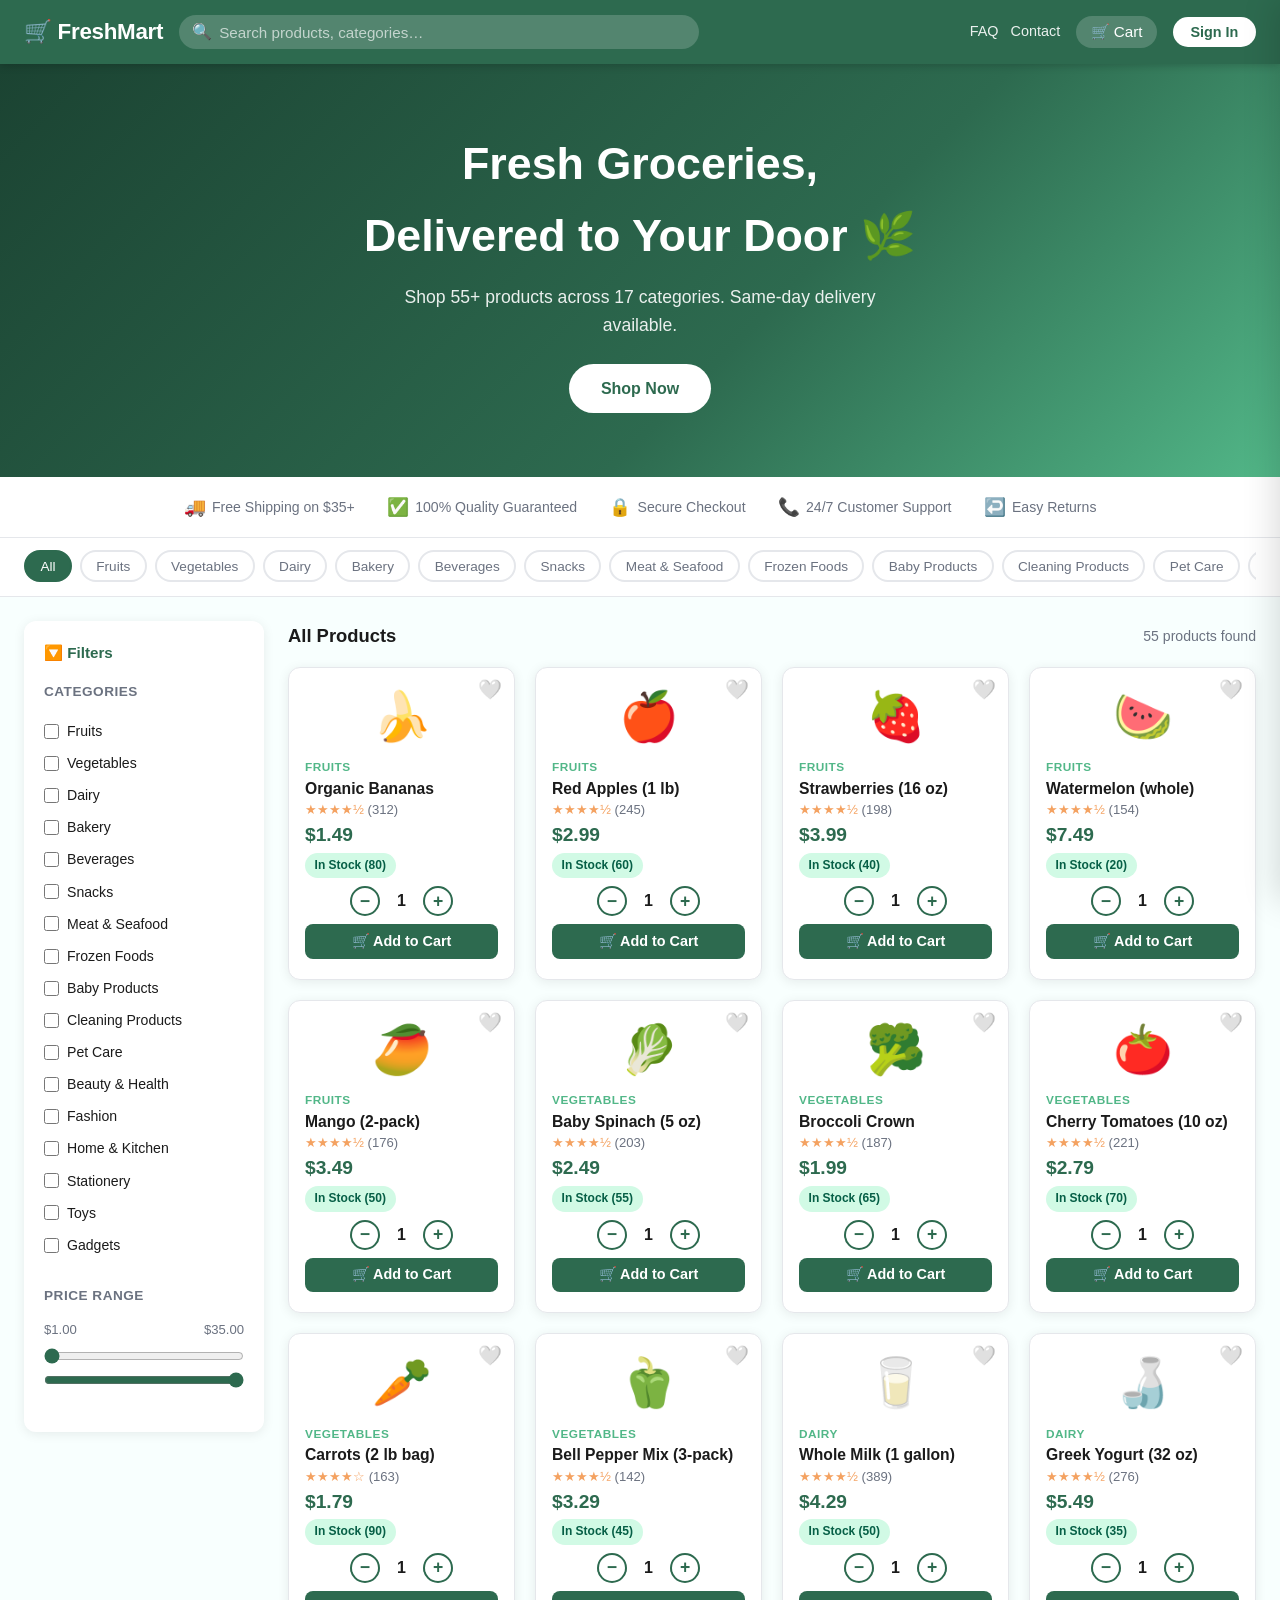
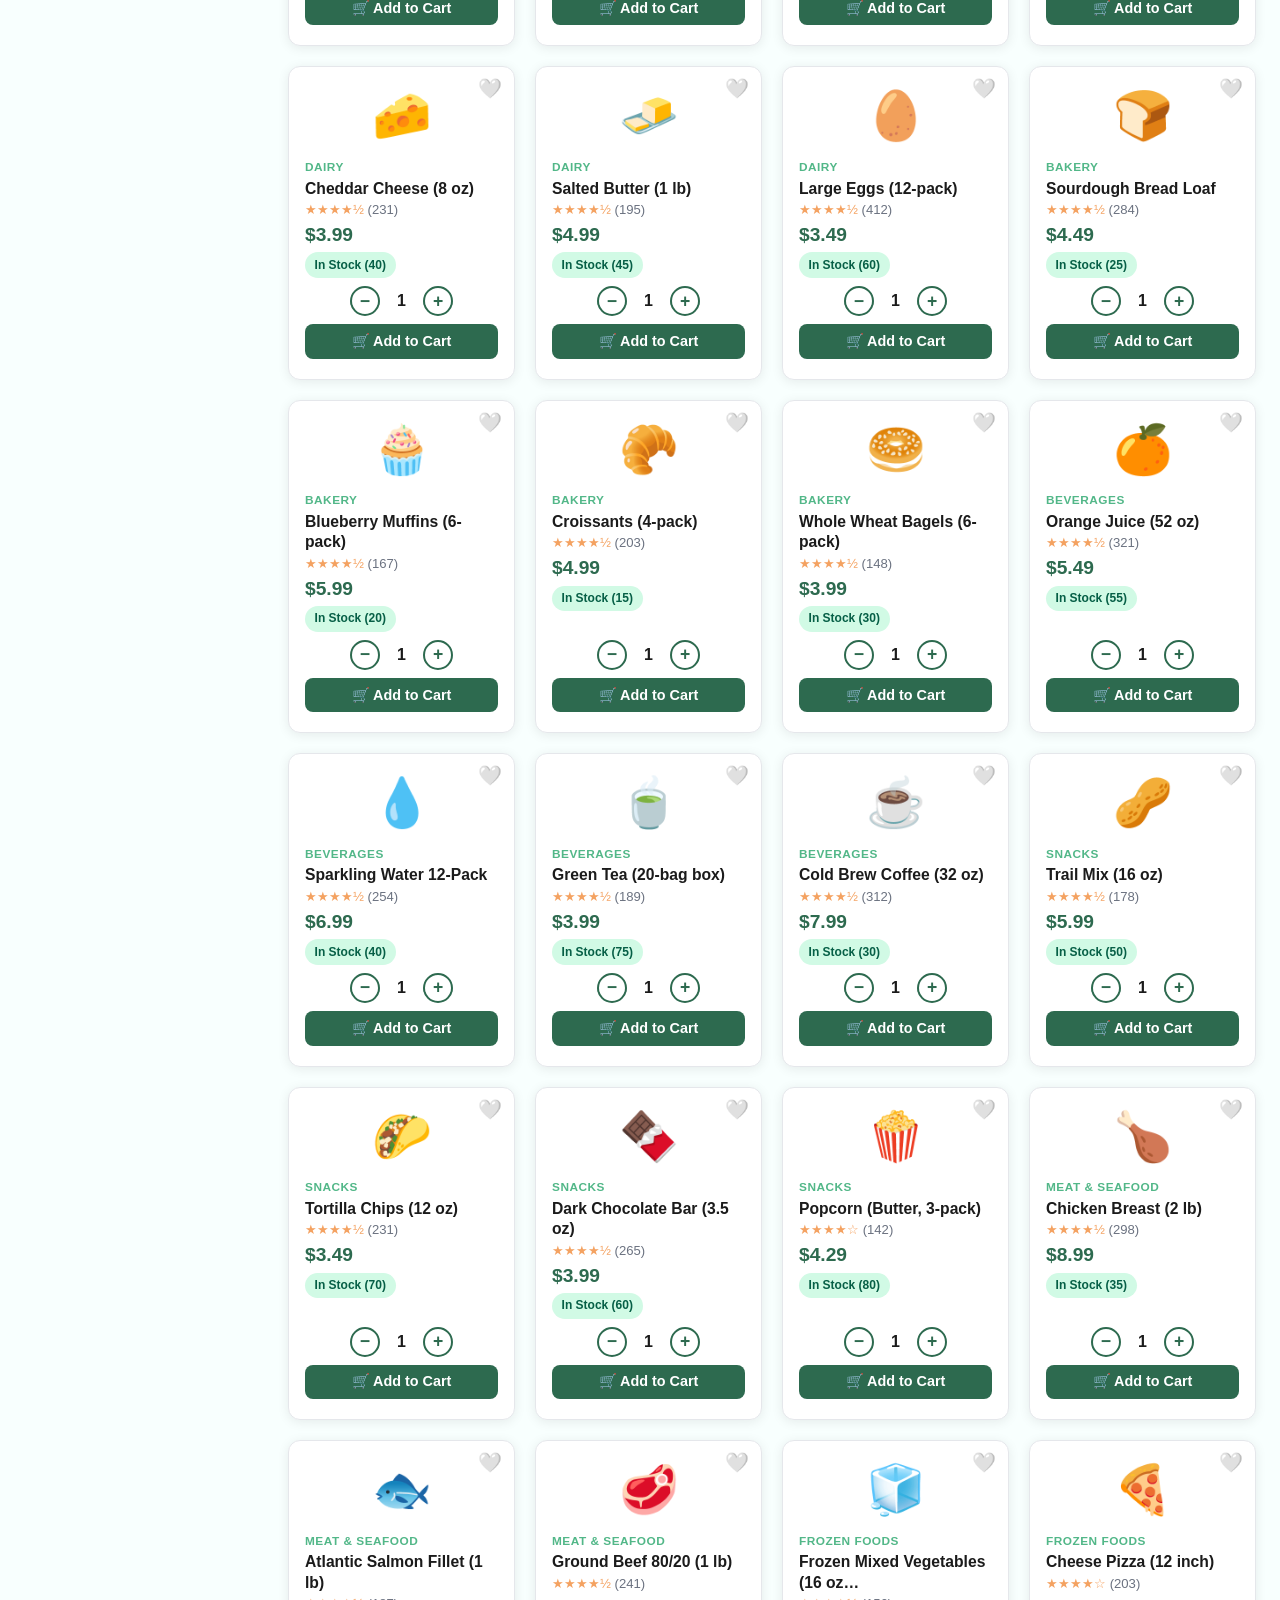
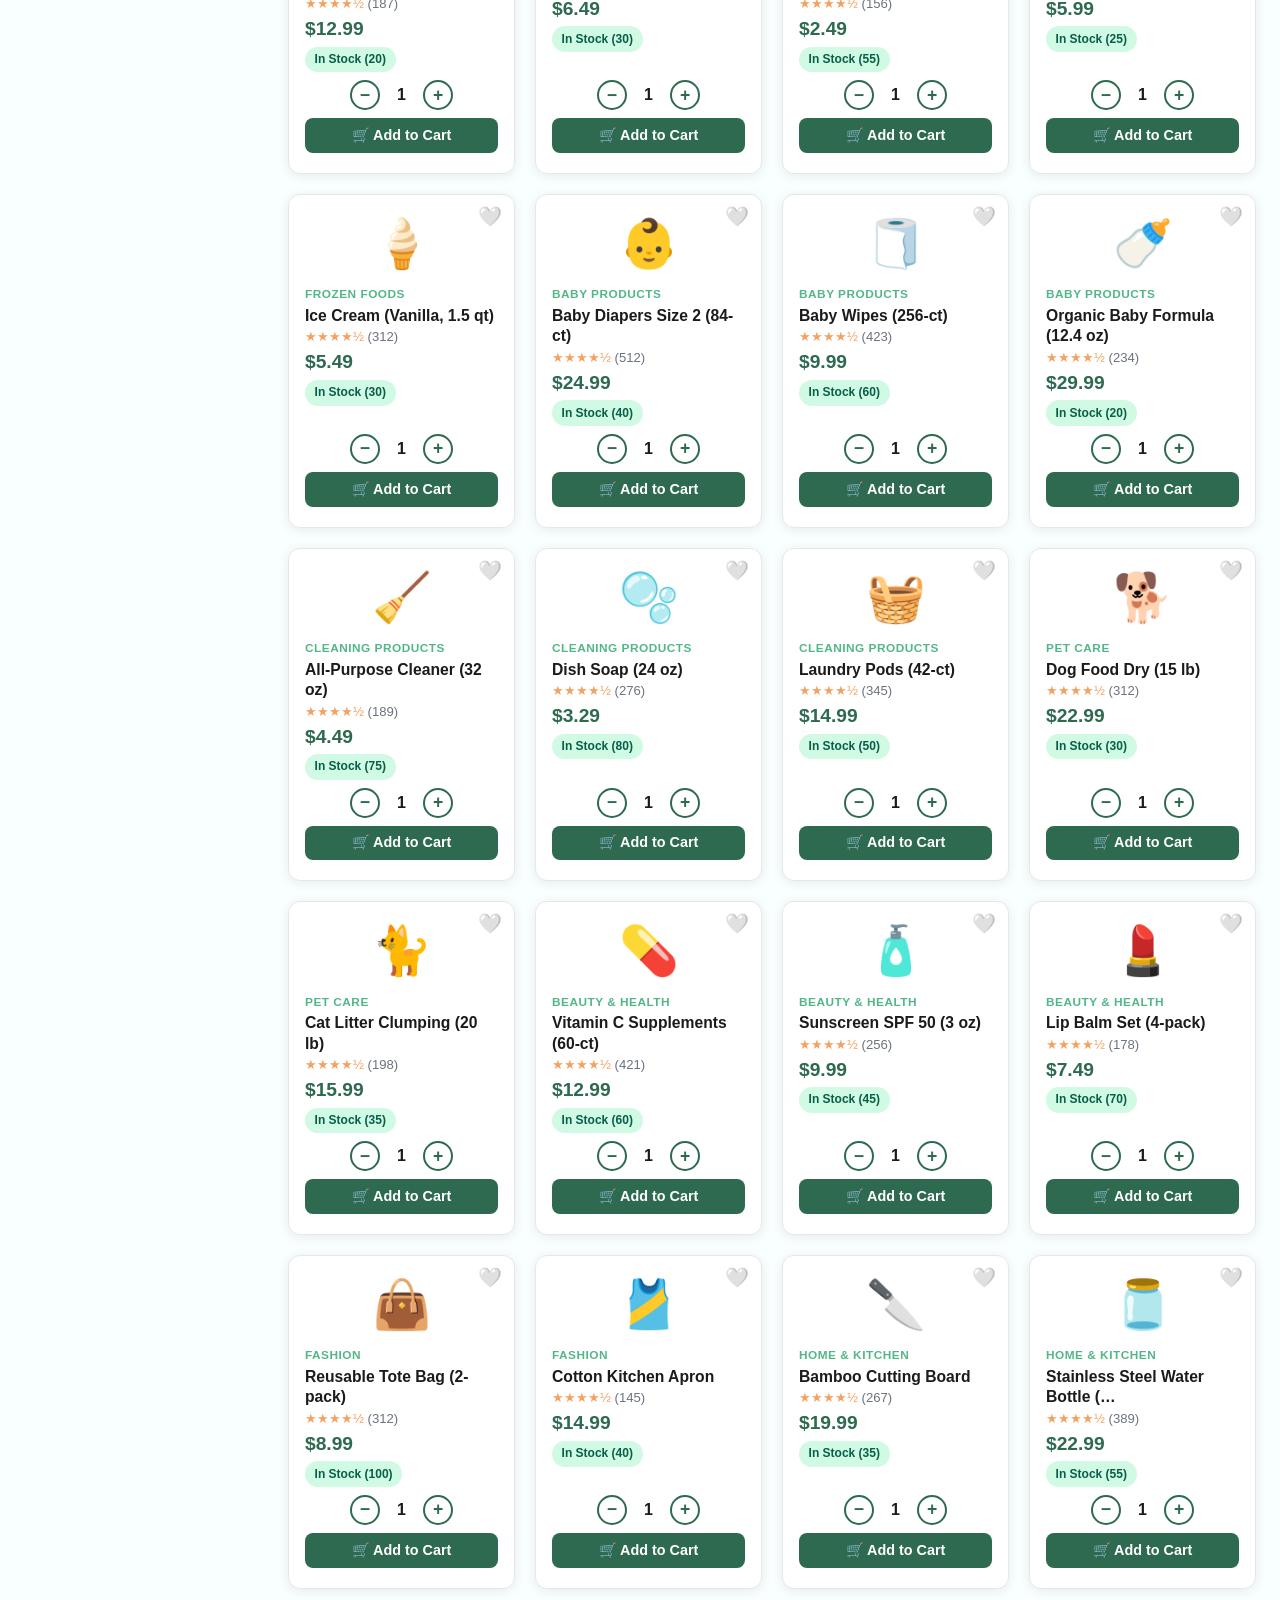
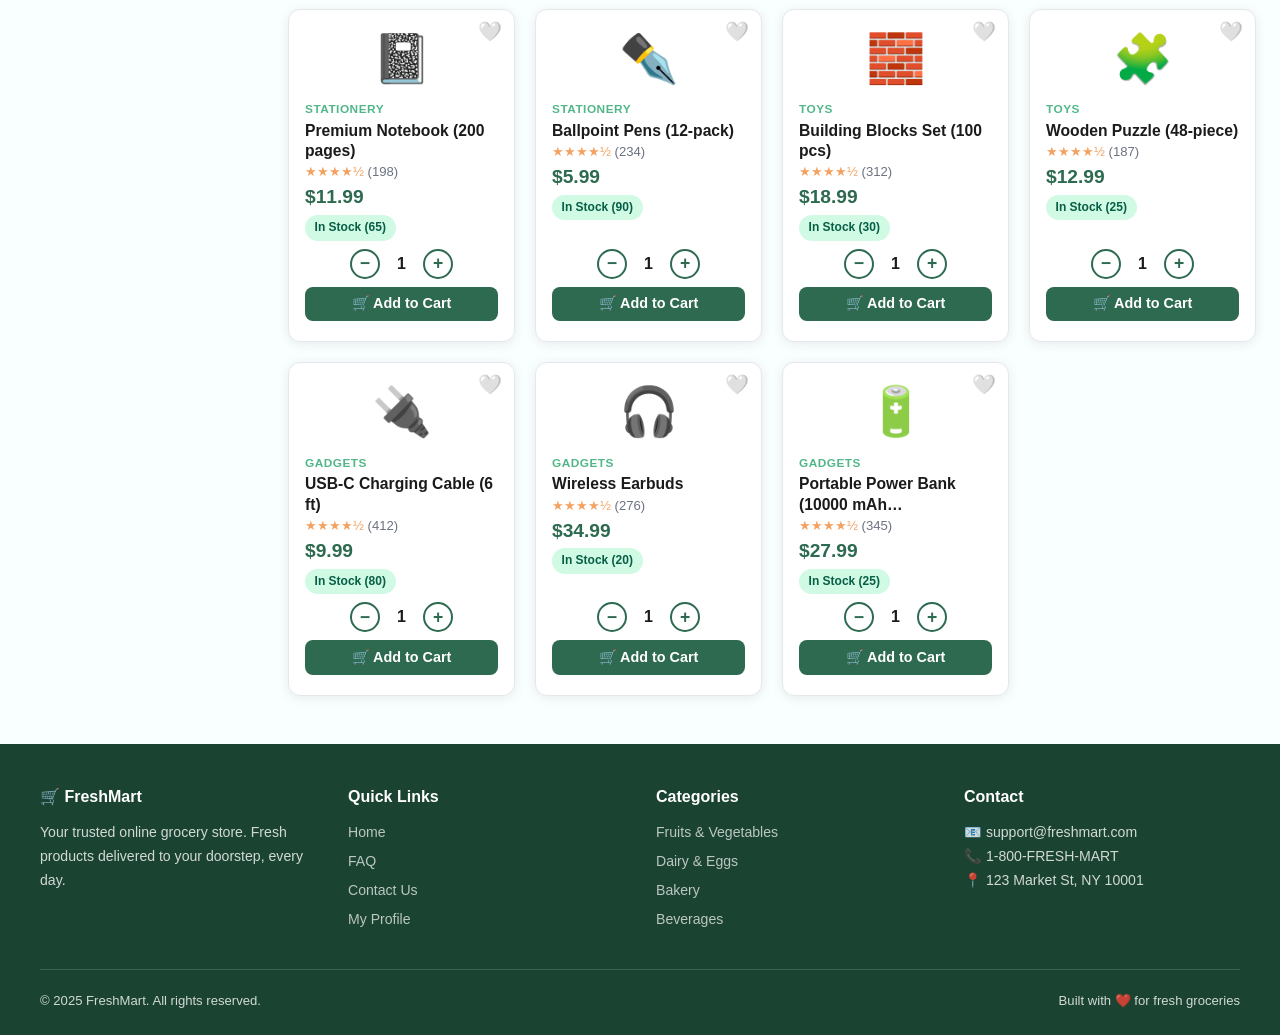
<file: index.html>
<!DOCTYPE html>
<html lang="en">
<head>
  <meta charset="UTF-8" />
  <meta name="viewport" content="width=device-width, initial-scale=1.0" />
  <title>FreshMart — Online Grocery Store</title>
  <link rel="stylesheet" href="/css/style.css" />
</head>
<body>

<!-- ── HEADER ─────────────────────────────────────────────────────────────── -->
<header class="site-header">
  <button id="sidebar-toggle" title="Filters">☰</button>
  <a href="/" class="header-logo">🛒 FreshMart</a>
  <div class="header-search">
    <span class="search-icon">🔍</span>
    <input type="text" id="search-input" placeholder="Search products, categories…" autocomplete="off" />
  </div>
  <nav class="header-nav">
    <a href="/faq.html">FAQ</a>
    <a href="/contact.html">Contact</a>
    <a href="/profile.html" id="nav-profile" style="display:none">My Profile</a>
  </nav>
  <button class="cart-btn" onclick="openCart()">
    🛒 Cart
    <span id="cart-badge">0</span>
  </button>
  <div id="auth-area"></div>
</header>

<!-- ── HERO ───────────────────────────────────────────────────────────────── -->
<section class="hero">
  <h1>Fresh Groceries,<br>Delivered to Your Door 🌿</h1>
  <p>Shop 55+ products across 17 categories. Same-day delivery available.</p>
  <a href="#products" class="hero-cta">Shop Now</a>
</section>

<!-- ── TRUST BAR ─────────────────────────────────────────────────────────── -->
<div class="trust-bar">
  <div class="trust-item"><span>🚚</span> Free Shipping on $35+</div>
  <div class="trust-item"><span>✅</span> 100% Quality Guaranteed</div>
  <div class="trust-item"><span>🔒</span> Secure Checkout</div>
  <div class="trust-item"><span>📞</span> 24/7 Customer Support</div>
  <div class="trust-item"><span>↩️</span> Easy Returns</div>
</div>

<!-- ── CATEGORY BAR ──────────────────────────────────────────────────────── -->
<div class="category-bar-wrap">
  <div class="category-bar" id="category-bar"></div>
</div>

<!-- ── MAIN LAYOUT ───────────────────────────────────────────────────────── -->
<div id="sidebar-overlay"></div>
<div class="main-layout" id="products">
  <!-- Sidebar Filters -->
  <aside class="filter-sidebar" id="filter-sidebar">
    <p class="sidebar-title">🔽 Filters</p>
    <div class="sidebar-section">
      <h4>Categories</h4>
      <div id="sidebar-cats"></div>
    </div>
    <div class="sidebar-section">
      <h4>Price Range</h4>
      <div class="price-range">
        <div class="price-labels">
          <span id="price-min-val">$0</span>
          <span id="price-max-val">$0</span>
        </div>
        <input type="range" id="price-min" />
        <input type="range" id="price-max" />
      </div>
    </div>
  </aside>

  <!-- Products -->
  <main class="products-area">
    <div class="products-header">
      <h2>All Products</h2>
      <span id="product-count"></span>
    </div>
    <div class="product-grid" id="product-grid"></div>
  </main>
</div>

<!-- ── CART SIDEBAR ──────────────────────────────────────────────────────── -->
<div id="cart-overlay"></div>
<aside id="cart-panel">
  <div class="cart-header">
    <h3>🛒 Your Cart</h3>
    <button class="cart-close" onclick="closeCart()">✕</button>
  </div>
  <div class="cart-body">
    <div id="cart-empty" style="display:none;">
      <span>🛒</span>
      <p>Your cart is empty</p>
    </div>
    <div id="cart-items"></div>
  </div>
  <div id="cart-footer" style="display:none;">
    <div id="coupon-section"></div>
    <div id="cart-pricing"></div>
    <button class="btn-checkout" onclick="handleCartCheckout()">Proceed to Checkout →</button>
  </div>
</aside>

<!-- ── SIGN IN MODAL ──────────────────────────────────────────────────────── -->
<div class="modal-overlay" id="signin-modal">
  <div class="modal">
    <button class="modal-close" onclick="closeAllModals()">✕</button>
    <h2>👋 Sign In</h2>
    <form onsubmit="handleSignIn(event)">
      <div class="form-group">
        <label>Email Address</label>
        <input type="email" id="si-email" placeholder="your@email.com" required />
      </div>
      <div class="form-group">
        <label>Password</label>
        <input type="password" id="si-pass" placeholder="Your password" required />
      </div>
      <div class="field-error" id="si-error"></div>
      <button type="submit" class="btn-primary" style="margin-top:.5rem">Sign In</button>
    </form>
    <div class="modal-switch">
      <a onclick="openModal('forgot-modal')">Forgot password?</a> &nbsp;·&nbsp;
      Don't have an account? <a onclick="openModal('signup-modal')">Sign Up</a>
    </div>
  </div>
</div>

<!-- ── SIGN UP MODAL ──────────────────────────────────────────────────────── -->
<div class="modal-overlay" id="signup-modal">
  <div class="modal">
    <button class="modal-close" onclick="closeAllModals()">✕</button>
    <h2>🌿 Create Account</h2>
    <form onsubmit="handleSignUp(event)">
      <div class="form-group">
        <label>Full Name</label>
        <input type="text" id="su-name" placeholder="John Doe" required />
      </div>
      <div class="form-group">
        <label>Email Address</label>
        <input type="email" id="su-email" placeholder="your@email.com" required />
      </div>
      <div class="form-group">
        <label>Password</label>
        <input type="password" id="su-pass" placeholder="Min. 6 characters" required />
      </div>
      <div class="form-group">
        <label>Confirm Password</label>
        <input type="password" id="su-pass2" placeholder="Repeat password" required />
      </div>
      <div class="field-error" id="su-error"></div>
      <button type="submit" class="btn-primary" style="margin-top:.5rem">Create Account</button>
    </form>
    <div class="modal-switch">
      Already have an account? <a onclick="openModal('signin-modal')">Sign In</a>
    </div>
  </div>
</div>

<!-- ── FORGOT PASSWORD MODAL ─────────────────────────────────────────────── -->
<div class="modal-overlay" id="forgot-modal">
  <div class="modal">
    <button class="modal-close" onclick="closeAllModals()">✕</button>
    <h2>🔑 Reset Password</h2>
    <p>Enter your email address and we'll send you a reset link.</p>
    <form onsubmit="handleForgotPassword(event)">
      <div class="form-group">
        <label>Email Address</label>
        <input type="email" id="fp-email" placeholder="your@email.com" required />
      </div>
      <div class="field-error" id="fp-error"></div>
      <div class="field-success" id="fp-msg" style="display:none;margin-bottom:.75rem"></div>
      <button type="submit" class="btn-primary">Send Reset Link</button>
    </form>
    <div class="modal-switch">
      <a onclick="openModal('signin-modal')">← Back to Sign In</a>
    </div>
  </div>
</div>

<!-- ── FOOTER ─────────────────────────────────────────────────────────────── -->
<footer class="site-footer">
  <div class="footer-grid">
    <div class="footer-col">
      <h4>🛒 FreshMart</h4>
      <p>Your trusted online grocery store. Fresh products delivered to your doorstep, every day.</p>
    </div>
    <div class="footer-col">
      <h4>Quick Links</h4>
      <a href="/">Home</a>
      <a href="/faq.html">FAQ</a>
      <a href="/contact.html">Contact Us</a>
      <a href="/profile.html">My Profile</a>
    </div>
    <div class="footer-col">
      <h4>Categories</h4>
      <a href="#">Fruits & Vegetables</a>
      <a href="#">Dairy & Eggs</a>
      <a href="#">Bakery</a>
      <a href="#">Beverages</a>
    </div>
    <div class="footer-col">
      <h4>Contact</h4>
      <p>📧 support@freshmart.com</p>
      <p>📞 1-800-FRESH-MART</p>
      <p>📍 123 Market St, NY 10001</p>
    </div>
  </div>
  <div class="footer-bottom">
    <span>© 2025 FreshMart. All rights reserved.</span>
    <span>Built with ❤️ for fresh groceries</span>
  </div>
</footer>

<!-- ── SCRIPTS ───────────────────────────────────────────────────────────── -->
<script src="/firebase-config.js"></script>
<script src="/js/utils.js"></script>
<script src="/js/data.js"></script>
<script src="/js/auth.js"></script>
<script src="/js/cart.js"></script>
<script src="/js/app.js"></script>
<script>
  // Show nav profile link when logged in
  document.addEventListener('DOMContentLoaded', () => {
    const s = getSession();
    const navProfile = document.getElementById('nav-profile');
    if (navProfile && s) navProfile.style.display = 'inline';
  });
</script>
</body>
</html>
</file>
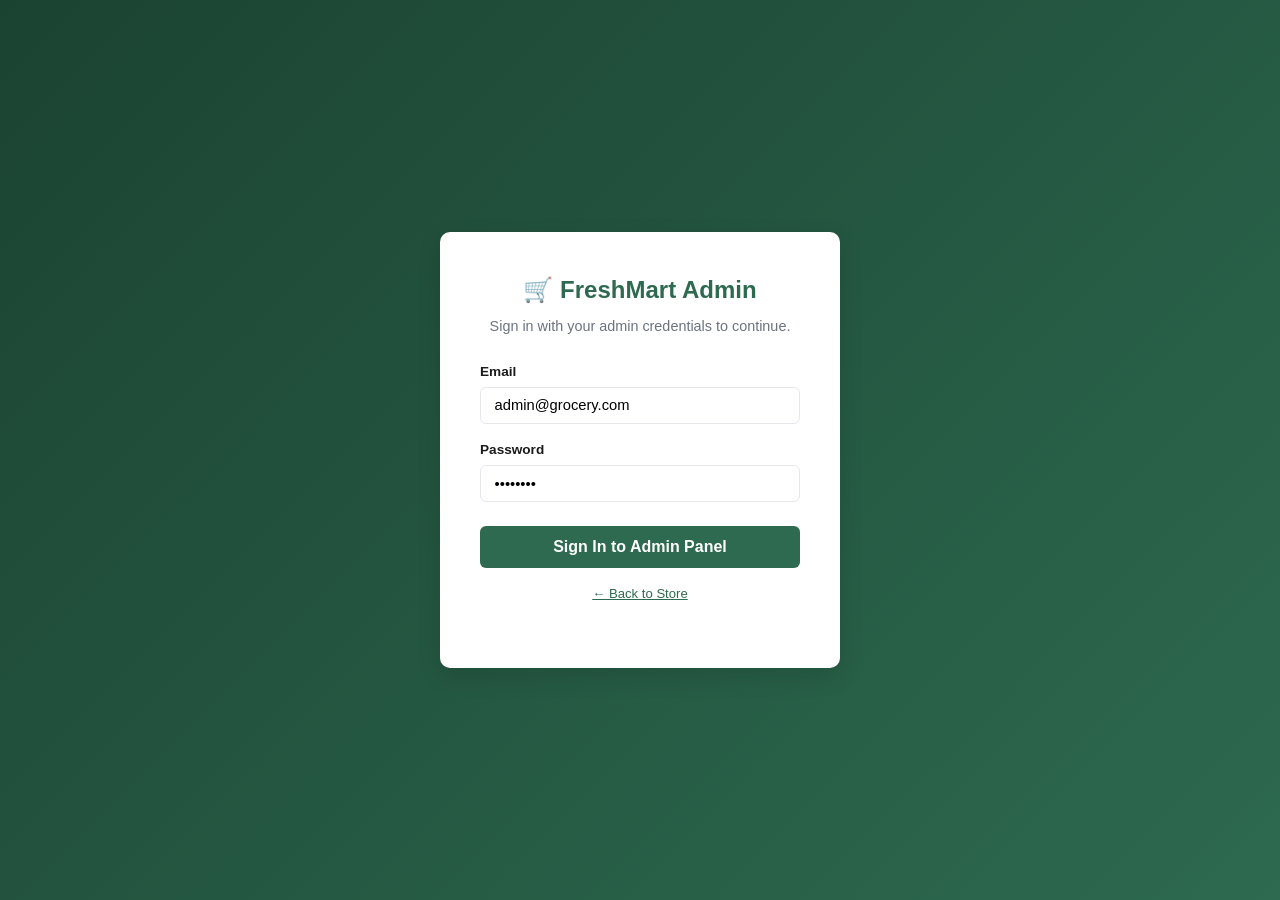
<file: admin/index.html>
<!DOCTYPE html>
<html lang="en">
<head>
  <meta charset="UTF-8" />
  <meta name="viewport" content="width=device-width, initial-scale=1.0" />
  <title>Admin Dashboard — FreshMart</title>
  <link rel="stylesheet" href="/css/admin.css" />
</head>
<body>

<!-- ── ADMIN LOGIN ────────────────────────────────────────────────────────── -->
<div id="admin-login" style="display:none">
  <div class="admin-login-box">
    <div class="brand">🛒 FreshMart Admin</div>
    <p>Sign in with your admin credentials to continue.</p>
    <form onsubmit="handleAdminLogin(event)">
      <div class="form-group">
        <label>Email</label>
        <input type="email" id="adm-email" placeholder="admin@grocery.com" value="admin@grocery.com" required />
      </div>
      <div class="form-group">
        <label>Password</label>
        <input type="password" id="adm-pass" placeholder="Password" value="admin123" required />
      </div>
      <div id="adm-err" style="color:#dc2626;font-size:.82rem;margin-bottom:.5rem"></div>
      <button type="submit" class="btn-login">Sign In to Admin Panel</button>
    </form>
    <p style="text-align:center;margin-top:1rem;font-size:.82rem;color:var(--text-muted)">
      <a href="/" style="color:var(--primary)">← Back to Store</a>
    </p>
  </div>
</div>

<!-- ── ADMIN CONTENT ──────────────────────────────────────────────────────── -->
<div id="admin-content" style="display:none">

  <!-- Sidebar -->
  <aside class="admin-sidebar" id="admin-sidebar">
    <div class="sidebar-brand">⚙️ FreshMart Admin</div>
    <div class="sidebar-user">Logged in as <strong id="admin-username">Admin</strong></div>
    <nav class="admin-nav">
      <div class="nav-item active" data-section="analytics" onclick="loadSection('analytics')">
        <span class="nav-icon">📊</span> Analytics
      </div>
      <div class="nav-item" data-section="inventory" onclick="loadSection('inventory')">
        <span class="nav-icon">📦</span> Inventory
      </div>
      <div class="nav-item" data-section="orders" onclick="loadSection('orders')">
        <span class="nav-icon">🧾</span> Orders
      </div>
      <div class="nav-item" data-section="users" onclick="loadSection('users')">
        <span class="nav-icon">👥</span> Users
      </div>
    </nav>
    <div class="sidebar-logout">
      <button onclick="adminLogout()">🚪 Sign Out</button>
    </div>
  </aside>

  <!-- Main Content -->
  <div class="admin-main">
    <header class="admin-topbar">
      <div style="display:flex;align-items:center;gap:.75rem">
        <button id="mobile-menu-btn" onclick="document.getElementById('admin-sidebar').classList.toggle('open')">☰</button>
        <span class="topbar-title">FreshMart Admin Dashboard</span>
      </div>
      <div class="topbar-right">
        <span>🌿 FreshMart</span>
        <a href="/" target="_blank">View Store →</a>
      </div>
    </header>

    <div class="admin-body">

      <!-- ── Analytics Section ──────────────────────────────────────────── -->
      <section class="admin-section" id="sec-analytics">
        <div class="section-header">
          <h2>📊 Analytics Overview</h2>
          <button onclick="renderAnalytics()" style="background:var(--bg);border:1px solid var(--border);border-radius:6px;padding:.4rem .9rem;font-size:.85rem">🔄 Refresh</button>
        </div>

        <div class="analytics-cards">
          <div class="an-card">
            <span class="an-label">Total Orders</span>
            <span class="an-value" id="an-total-orders">0</span>
            <span class="an-icon">🧾</span>
          </div>
          <div class="an-card">
            <span class="an-label">Total Revenue</span>
            <span class="an-value" id="an-total-revenue">$0.00</span>
            <span class="an-icon">💰</span>
          </div>
          <div class="an-card">
            <span class="an-label">Total Customers</span>
            <span class="an-value" id="an-total-customers">0</span>
            <span class="an-icon">👥</span>
          </div>
          <div class="an-card">
            <span class="an-label">Avg Order Value</span>
            <span class="an-value" id="an-avg-order">$0.00</span>
            <span class="an-icon">📈</span>
          </div>
        </div>

        <div class="analytics-grid">
          <div class="analytics-box">
            <h3>🏆 Top Selling Products</h3>
            <div class="table-wrap">
              <table>
                <thead>
                  <tr>
                    <th>#</th>
                    <th>Product</th>
                    <th>Category</th>
                    <th>Units Sold</th>
                  </tr>
                </thead>
                <tbody id="top-products-body">
                  <tr><td colspan="4" class="empty-row">No data yet.</td></tr>
                </tbody>
              </table>
            </div>
          </div>
          <div class="analytics-box">
            <h3>📋 Orders by Status</h3>
            <div id="status-breakdown" class="status-breakdown"></div>
          </div>
        </div>
      </section>

      <!-- ── Inventory Section ──────────────────────────────────────────── -->
      <section class="admin-section" id="sec-inventory">
        <div class="section-header">
          <h2>📦 Inventory Management</h2>
          <input type="text" class="table-search" placeholder="Search products…"
            oninput="renderInventory(this.value)" />
        </div>
        <div class="table-wrap">
          <table>
            <thead>
              <tr>
                <th>ID</th>
                <th>Product</th>
                <th>Category</th>
                <th>Price</th>
                <th>Stock</th>
                <th>Action</th>
              </tr>
            </thead>
            <tbody id="inventory-body">
              <tr><td colspan="6" class="empty-row">Loading…</td></tr>
            </tbody>
          </table>
        </div>
      </section>

      <!-- ── Orders Section ─────────────────────────────────────────────── -->
      <section class="admin-section" id="sec-orders">
        <div class="section-header">
          <h2>🧾 Order Management</h2>
          <input type="text" class="table-search" placeholder="Search by ID, name, email…"
            oninput="renderOrders(this.value)" />
        </div>
        <div class="table-wrap">
          <table>
            <thead>
              <tr>
                <th>Order ID</th>
                <th>Customer</th>
                <th>Email</th>
                <th>Total</th>
                <th>Status</th>
                <th>Date</th>
                <th>Action</th>
              </tr>
            </thead>
            <tbody id="orders-body">
              <tr><td colspan="7" class="empty-row">No orders yet.</td></tr>
            </tbody>
          </table>
        </div>
      </section>

      <!-- ── Users Section ──────────────────────────────────────────────── -->
      <section class="admin-section" id="sec-users">
        <div class="section-header">
          <h2>👥 User Management</h2>
          <input type="text" class="table-search" placeholder="Search by name or email…"
            oninput="renderUsers(this.value)" />
        </div>
        <div class="table-wrap">
          <table>
            <thead>
              <tr>
                <th>ID</th>
                <th>Name</th>
                <th>Email</th>
                <th>Role</th>
                <th>Joined</th>
              </tr>
            </thead>
            <tbody id="users-body">
              <tr><td colspan="5" class="empty-row">Loading…</td></tr>
            </tbody>
          </table>
        </div>
      </section>

    </div><!-- /admin-body -->
  </div><!-- /admin-main -->
</div><!-- /admin-content -->

<!-- ── Edit Stock Modal ────────────────────────────────────────────────────── -->
<div class="admin-modal" id="edit-stock-modal">
  <div class="admin-modal-box">
    <h3>✏️ Edit Stock — <span id="edit-product-name"></span></h3>
    <input type="hidden" id="edit-product-id" />
    <div class="form-group">
      <label>Stock Quantity</label>
      <input type="number" id="edit-stock-val" min="0" />
    </div>
    <div class="modal-actions">
      <button class="btn-cancel" onclick="closeEditStock()">Cancel</button>
      <button class="btn-save"   onclick="saveStock_admin()">Save Changes</button>
    </div>
  </div>
</div>

<!-- ── Update Order Status Modal ─────────────────────────────────────────── -->
<div class="admin-modal" id="update-status-modal">
  <div class="admin-modal-box">
    <h3>🔄 Update Order Status</h3>
    <p style="font-size:.85rem;color:var(--text-muted);margin-bottom:1rem">Order: <strong id="us-order-label"></strong></p>
    <input type="hidden" id="us-order-id" />
    <div class="form-group">
      <label>New Status</label>
      <select id="us-status">
        <option value="pending">Pending</option>
        <option value="processing">Processing</option>
        <option value="shipped">Shipped</option>
        <option value="delivered">Delivered</option>
        <option value="cancelled">Cancelled</option>
      </select>
    </div>
    <div class="modal-actions">
      <button class="btn-cancel" onclick="closeUpdateStatus()">Cancel</button>
      <button class="btn-save"   onclick="saveOrderStatus()">Update Status</button>
    </div>
  </div>
</div>

<!-- ── SCRIPTS ───────────────────────────────────────────────────────────── -->
<script src="/firebase-config.js"></script>
<script src="../js/utils.js"></script>
<script src="../js/data.js"></script>
<script src="../js/auth.js"></script>
<script src="../js/cart.js"></script>
<script src="../js/admin.js"></script>
</body>
</html>
</file>
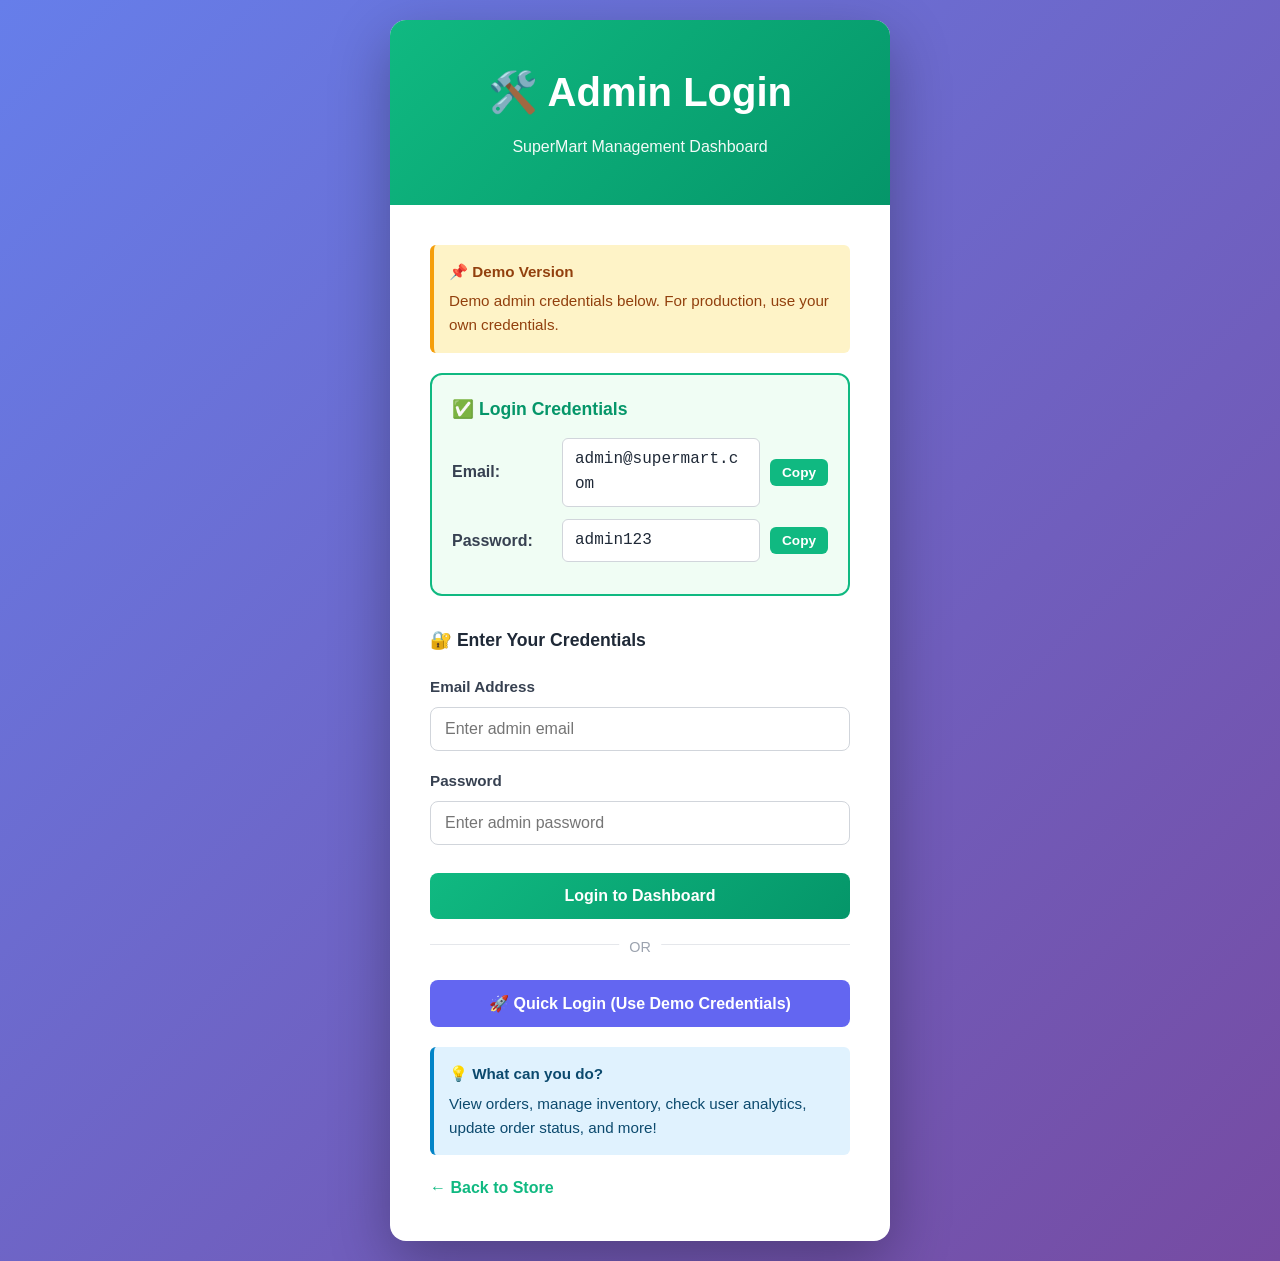
<file: admin-login.html>
<!DOCTYPE html>
<html lang="en">
<head>
    <meta charset="UTF-8">
    <meta name="viewport" content="width=device-width, initial-scale=1.0">
    <title>Admin Login | SuperMart</title>
    <link rel="stylesheet" href="style.css">
    <style>
        * {
            margin: 0;
            padding: 0;
            box-sizing: border-box;
        }

        body {
            font-family: -apple-system, BlinkMacSystemFont, 'Segoe UI', 'Roboto', sans-serif;
            background: linear-gradient(135deg, #667eea 0%, #764ba2 100%);
            min-height: 100vh;
            display: flex;
            align-items: center;
            justify-content: center;
            padding: 20px;
        }

        .admin-login-container {
            max-width: 500px;
            width: 100%;
        }

        .admin-login-card {
            background: white;
            border-radius: 16px;
            box-shadow: 0 20px 60px rgba(0, 0, 0, 0.3);
            overflow: hidden;
        }

        .admin-login-header {
            background: linear-gradient(135deg, #10b981 0%, #059669 100%);
            color: white;
            padding: 40px 30px;
            text-align: center;
        }

        .admin-login-header h1 {
            font-size: 2.5rem;
            margin-bottom: 10px;
        }

        .admin-login-header p {
            font-size: 1rem;
            opacity: 0.95;
            margin-bottom: 5px;
        }

        .admin-login-body {
            padding: 40px;
        }

        .credentials-box {
            background: #f0fdf4;
            border: 2px solid #10b981;
            border-radius: 12px;
            padding: 20px;
            margin-bottom: 30px;
        }

        .credentials-box h3 {
            color: #059669;
            margin-bottom: 15px;
            font-size: 1.1rem;
        }

        .credential-item {
            margin-bottom: 12px;
            display: flex;
            align-items: center;
            gap: 10px;
        }

        .credential-item label {
            font-weight: 600;
            color: #374151;
            min-width: 100px;
        }

        .credential-item .value {
            background: white;
            padding: 8px 12px;
            border-radius: 6px;
            font-family: 'Courier New', monospace;
            border: 1px solid #d1d5db;
            flex: 1;
            color: #1f2937;
            word-break: break-all;
        }

        .copy-btn {
            padding: 6px 12px;
            background: #10b981;
            color: white;
            border: none;
            border-radius: 6px;
            cursor: pointer;
            font-size: 0.85rem;
            font-weight: 600;
            transition: all 0.3s ease;
        }

        .copy-btn:hover {
            background: #059669;
            transform: translateY(-2px);
        }

        .copy-btn.copied {
            background: #059669;
        }

        .form-section {
            margin-top: 30px;
        }

        .form-section h3 {
            color: #1f2937;
            margin-bottom: 20px;
            font-size: 1.1rem;
        }

        .form-group {
            margin-bottom: 18px;
        }

        .form-group label {
            display: block;
            margin-bottom: 8px;
            font-weight: 600;
            color: #374151;
        }

        .form-group input {
            width: 100%;
            padding: 12px 14px;
            border: 1px solid #d1d5db;
            border-radius: 8px;
            font-size: 1rem;
            transition: all 0.3s ease;
        }

        .form-group input:focus {
            outline: none;
            border-color: #10b981;
            box-shadow: 0 0 0 3px rgba(16, 185, 129, 0.1);
        }

        .login-btn {
            width: 100%;
            padding: 14px;
            background: linear-gradient(135deg, #10b981 0%, #059669 100%);
            color: white;
            border: none;
            border-radius: 8px;
            font-size: 1rem;
            font-weight: 700;
            cursor: pointer;
            transition: all 0.3s ease;
            margin-top: 10px;
        }

        .login-btn:hover {
            transform: translateY(-2px);
            box-shadow: 0 10px 25px rgba(16, 185, 129, 0.3);
        }

        .login-btn:active {
            transform: translateY(0);
        }

        .info-box {
            background: #e0f2fe;
            border-left: 4px solid #0284c7;
            padding: 15px;
            border-radius: 6px;
            margin-top: 20px;
            font-size: 0.95rem;
            color: #0c4a6e;
        }

        .info-box strong {
            display: block;
            margin-bottom: 5px;
        }

        .back-link {
            display: inline-block;
            margin-top: 20px;
            color: #10b981;
            text-decoration: none;
            font-weight: 600;
            transition: all 0.3s ease;
        }

        .back-link:hover {
            color: #059669;
            text-decoration: underline;
        }

        .demo-note {
            background: #fef3c7;
            border-left: 4px solid #f59e0b;
            padding: 15px;
            border-radius: 6px;
            margin-bottom: 20px;
            font-size: 0.95rem;
            color: #92400e;
        }

        .demo-note strong {
            display: block;
            margin-bottom: 5px;
        }

        .separator {
            margin: 25px 0;
            height: 1px;
            background: #e5e7eb;
            position: relative;
        }

        .separator span {
            position: absolute;
            top: -8px;
            left: 50%;
            transform: translateX(-50%);
            background: white;
            padding: 0 10px;
            color: #9ca3af;
            font-size: 0.9rem;
        }

        @media (max-width: 480px) {
            .admin-login-header {
                padding: 30px 20px;
            }

            .admin-login-header h1 {
                font-size: 2rem;
            }

            .admin-login-body {
                padding: 25px;
            }

            .credentials-box {
                padding: 15px;
            }

            .credential-item {
                flex-direction: column;
                align-items: flex-start;
            }

            .credential-item label {
                margin-bottom: 8px;
            }
        }

        .success-message {
            display: none;
            background: #dcfce7;
            border: 1px solid #10b981;
            color: #166534;
            padding: 12px;
            border-radius: 6px;
            margin-bottom: 15px;
            text-align: center;
            font-weight: 600;
        }

        .success-message.show {
            display: block;
        }
    </style>
</head>
<body>
    <div class="admin-login-container">
        <div class="admin-login-card">
            <!-- Header -->
            <div class="admin-login-header">
                <h1>🛠️ Admin Login</h1>
                <p>SuperMart Management Dashboard</p>
            </div>

            <!-- Body -->
            <div class="admin-login-body">
                <!-- Demo Note -->
                <div class="demo-note">
                    <strong>📌 Demo Version</strong>
                    Demo admin credentials below. For production, use your own credentials.
                </div>

                <!-- Credentials Box -->
                <div class="credentials-box">
                    <h3>✅ Login Credentials</h3>
                    
                    <div class="credential-item">
                        <label>Email:</label>
                        <div class="value" id="emailValue">admin@supermart.com</div>
                        <button class="copy-btn" onclick="copyToClipboard('emailValue', this)">Copy</button>
                    </div>

                    <div class="credential-item">
                        <label>Password:</label>
                        <div class="value" id="passValue">admin123</div>
                        <button class="copy-btn" onclick="copyToClipboard('passValue', this)">Copy</button>
                    </div>
                </div>

                <!-- Login Form -->
                <div class="form-section">
                    <h3>🔐 Enter Your Credentials</h3>

                    <div class="success-message" id="successMsg">✓ Login credentials copied! Paste them in the form below.</div>

                    <div class="form-group">
                        <label for="adminEmail">Email Address</label>
                        <input type="email" id="adminEmail" placeholder="Enter admin email" required>
                    </div>

                    <div class="form-group">
                        <label for="adminPass">Password</label>
                        <input type="password" id="adminPass" placeholder="Enter admin password" required>
                    </div>

                    <button class="login-btn" onclick="adminLogin()">Login to Dashboard</button>
                </div>

                <div class="separator"><span>OR</span></div>

                <!-- Quick Login -->
                <button class="login-btn" style="background: #6366f1;" onclick="quickAdminLogin()">
                    🚀 Quick Login (Use Demo Credentials)
                </button>

                <!-- Info Box -->
                <div class="info-box">
                    <strong>💡 What can you do?</strong>
                    View orders, manage inventory, check user analytics, update order status, and more!
                </div>

                <!-- Back Link -->
                <a href="index.html" class="back-link">← Back to Store</a>
            </div>
        </div>
    </div>

    <script src="script.js"></script>
    <script>
        function copyToClipboard(elementId, button) {
            const element = document.getElementById(elementId);
            const text = element.textContent;
            
            navigator.clipboard.writeText(text).then(() => {
                button.textContent = '✓ Copied!';
                button.classList.add('copied');
                
                const successMsg = document.getElementById('successMsg');
                successMsg.classList.add('show');
                
                setTimeout(() => {
                    button.textContent = 'Copy';
                    button.classList.remove('copied');
                    successMsg.classList.remove('show');
                }, 2000);
            });
        }

        function adminLogin() {
            const email = document.getElementById('adminEmail').value.trim();
            const pass = document.getElementById('adminPass').value.trim();

            if (!email || !pass) {
                alert('Please enter email and password');
                return;
            }

            const users = JSON.parse(localStorage.getItem('grocery_users') || '[]');
            const user = users.find(u => u.email === email && u.pass === pass);

            if (user) {
                if (user.role === 'admin') {
                    localStorage.setItem('currentUser', JSON.stringify(user));
                    window.location.href = 'admin.html';
                } else {
                    alert('❌ This account is not an admin account. Please use admin credentials.');
                }
            } else {
                alert('❌ Invalid email or password. Please try again.');
            }
        }

        function quickAdminLogin() {
            document.getElementById('adminEmail').value = 'admin@supermart.com';
            document.getElementById('adminPass').value = 'admin123';
            
            setTimeout(() => {
                adminLogin();
            }, 300);
        }

        // Allow Enter key to submit
        document.getElementById('adminPass').addEventListener('keypress', (e) => {
            if (e.key === 'Enter') {
                adminLogin();
            }
        });
    </script>
</body>
</html>
</file>
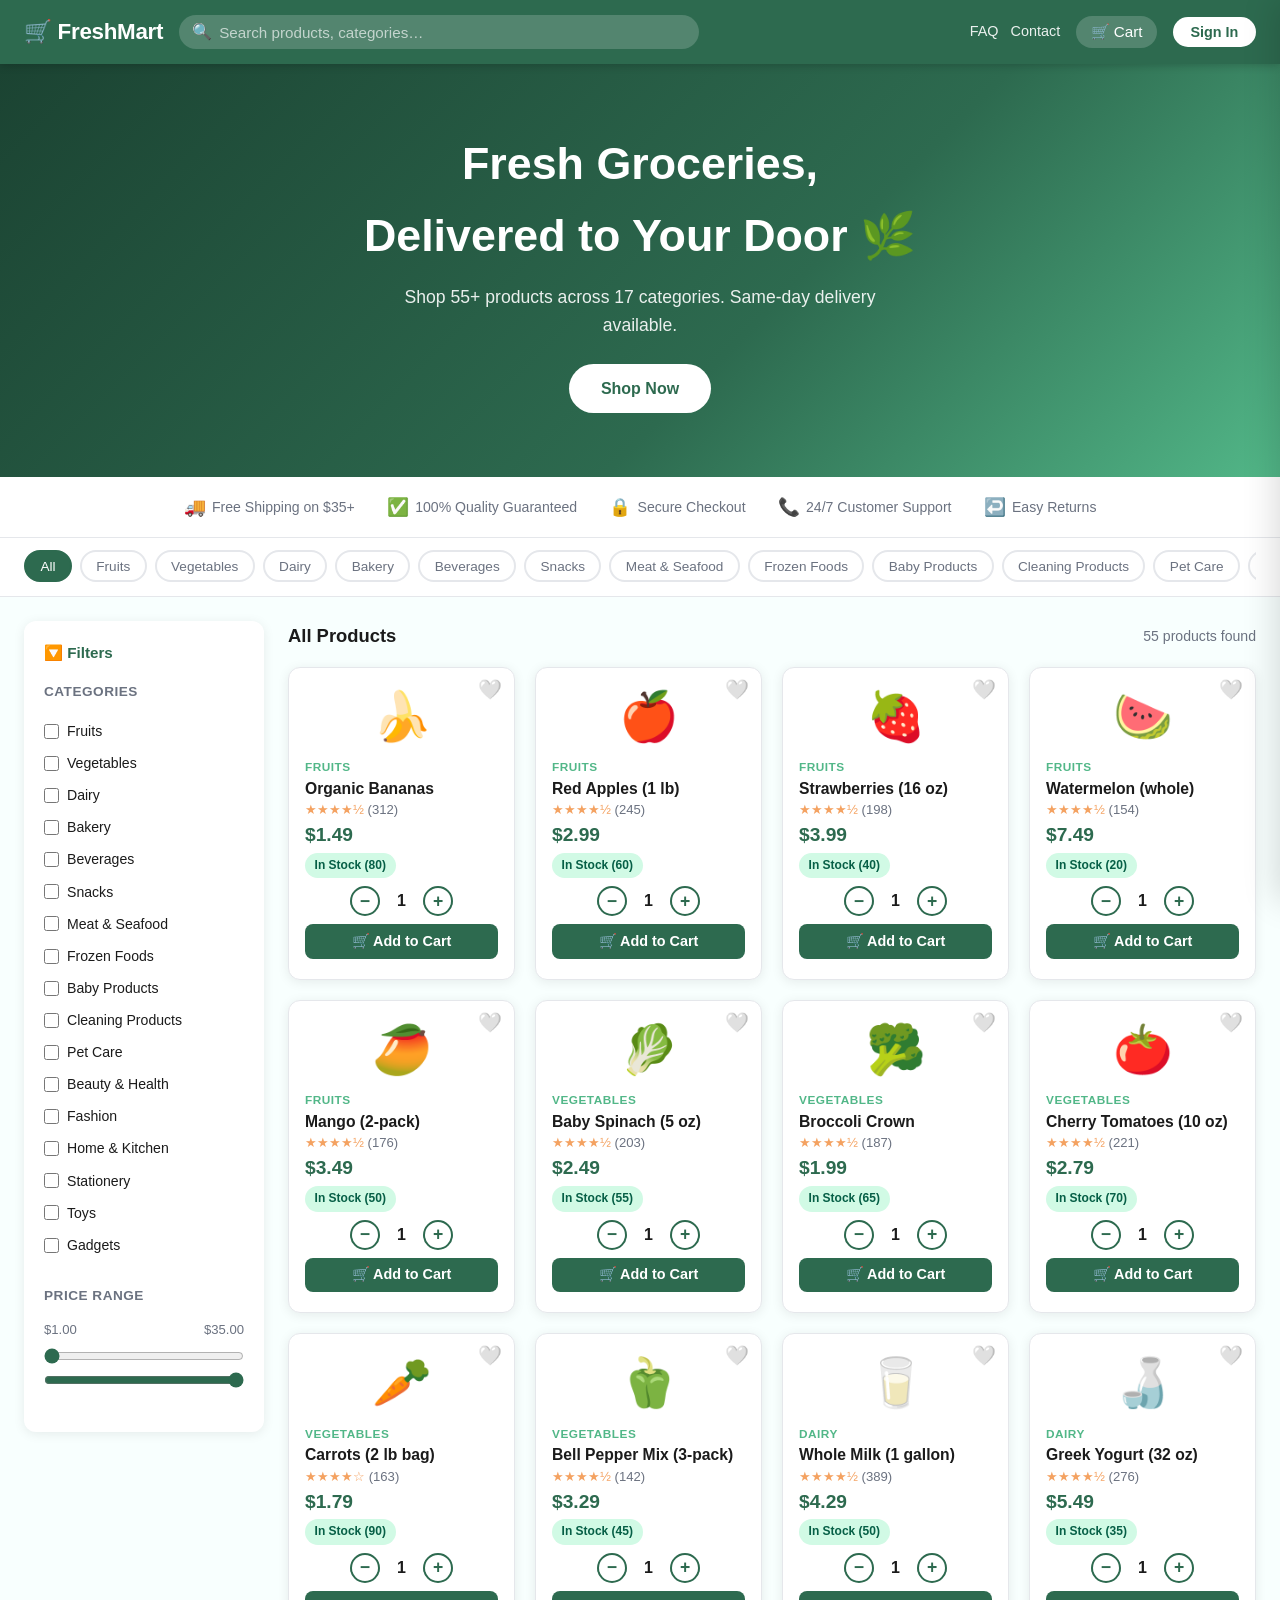
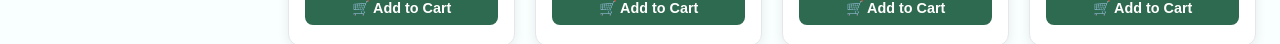
<file: admin.html>
<!DOCTYPE html>
<html lang="en">
<head>
    <meta charset="UTF-8">
    <meta name="viewport" content="width=device-width, initial-scale=1.0">
    <title>Admin Dashboard | SuperMart</title>
    <link rel="stylesheet" href="style.css">
    <style>
        * {
            margin: 0;
            padding: 0;
            box-sizing: border-box;
        }

        body {
            background: #f5f5f5;
            font-family: -apple-system, BlinkMacSystemFont, 'Segoe UI', 'Roboto', sans-serif;
        }

        .admin-container {
            display: flex;
            min-height: 100vh;
        }

        /* Sidebar */
        .admin-sidebar {
            width: 250px;
            background: #1f2937;
            color: white;
            padding: 20px;
            position: fixed;
            height: 100vh;
            overflow-y: auto;
            z-index: 100;
        }

        .admin-sidebar h2 {
            font-size: 1.3rem;
            margin-bottom: 30px;
            text-align: center;
            color: #10b981;
        }

        .admin-sidebar ul {
            list-style: none;
        }

        .admin-sidebar li {
            margin-bottom: 10px;
        }

        .admin-sidebar button {
            width: 100%;
            padding: 12px;
            background: none;
            border: 1px solid #374151;
            color: #d1d5db;
            cursor: pointer;
            border-radius: 6px;
            text-align: left;
            transition: all 0.3s ease;
            font-size: 0.95rem;
        }

        .admin-sidebar button:hover,
        .admin-sidebar button.active {
            background: #10b981;
            color: white;
            border-color: #10b981;
        }

        /* Main Content */
        .admin-main {
            margin-left: 250px;
            flex: 1;
            padding: 30px;
        }

        .admin-header {
            display: flex;
            justify-content: space-between;
            align-items: center;
            margin-bottom: 30px;
            background: white;
            padding: 20px;
            border-radius: 10px;
            box-shadow: 0 1px 3px rgba(0,0,0,0.1);
        }

        .admin-header h1 {
            color: #1f2937;
            font-size: 1.8rem;
        }

        .admin-user-info {
            text-align: right;
        }

        .admin-user-info .username {
            font-weight: 600;
            color: #10b981;
            margin-bottom: 5px;
        }

        .logout-btn {
            padding: 8px 16px;
            background: #ef4444;
            color: white;
            border: none;
            border-radius: 6px;
            cursor: pointer;
            font-weight: 600;
            transition: all 0.3s ease;
        }

        .logout-btn:hover {
            background: #dc2626;
        }

        /* Dashboard Sections */
        .dashboard-section {
            display: none;
        }

        .dashboard-section.active {
            display: block;
        }

        /* Analytics Cards */
        .analytics-grid {
            display: grid;
            grid-template-columns: repeat(auto-fit, minmax(250px, 1fr));
            gap: 20px;
            margin-bottom: 30px;
        }

        .analytics-card {
            background: white;
            padding: 20px;
            border-radius: 10px;
            box-shadow: 0 1px 3px rgba(0,0,0,0.1);
            border-left: 4px solid #10b981;
        }

        .analytics-card h3 {
            color: #6b7280;
            font-size: 0.9rem;
            font-weight: 600;
            margin-bottom: 10px;
        }

        .analytics-card .value {
            font-size: 2rem;
            font-weight: 700;
            color: #10b981;
        }

        /* Tables */
        .data-table {
            background: white;
            border-radius: 10px;
            overflow: hidden;
            box-shadow: 0 1px 3px rgba(0,0,0,0.1);
            margin-bottom: 20px;
        }

        .data-table table {
            width: 100%;
            border-collapse: collapse;
        }

        .data-table thead {
            background: #f3f4f6;
            border-bottom: 2px solid #e5e7eb;
        }

        .data-table th {
            padding: 15px;
            text-align: left;
            font-weight: 600;
            color: #374151;
            font-size: 0.9rem;
        }

        .data-table td {
            padding: 15px;
            border-bottom: 1px solid #e5e7eb;
            color: #374151;
        }

        .data-table tbody tr:hover {
            background: #f9fafb;
        }

        .data-table tbody tr:last-child td {
            border-bottom: none;
        }

        /* Buttons in Tables */
        .action-btns {
            display: flex;
            gap: 8px;
        }

        .action-btn {
            padding: 6px 12px;
            border: none;
            border-radius: 4px;
            cursor: pointer;
            font-size: 0.85rem;
            font-weight: 600;
            transition: all 0.3s ease;
        }

        .edit-btn {
            background: #3b82f6;
            color: white;
        }

        .edit-btn:hover {
            background: #2563eb;
        }

        .delete-btn {
            background: #ef4444;
            color: white;
        }

        .delete-btn:hover {
            background: #dc2626;
        }

        .status-badge {
            padding: 6px 12px;
            border-radius: 20px;
            font-size: 0.85rem;
            font-weight: 600;
        }

        .status-pending {
            background: #fef3c7;
            color: #b45309;
        }

        .status-processing {
            background: #dbeafe;
            color: #1d4ed8;
        }

        .status-shipped {
            background: #ede9fe;
            color: #6d28d9;
        }

        .status-delivered,
        .status-completed {
            background: #dcfce7;
            color: #166534;
        }

        .status-cancelled {
            background: #fee2e2;
            color: #991b1b;
        }

        .status-paid {
            background: #cffafe;
            color: #0f766e;
        }

        /* Modal */
        .modal {
            display: none;
            position: fixed;
            top: 0;
            left: 0;
            width: 100%;
            height: 100%;
            background: rgba(0,0,0,0.5);
            z-index: 1000;
            justify-content: center;
            align-items: center;
        }

        .modal.show {
            display: flex;
        }

        .modal-content {
            background: white;
            padding: 30px;
            border-radius: 10px;
            max-width: 500px;
            width: 90%;
            box-shadow: 0 10px 40px rgba(0,0,0,0.2);
        }

        .modal-content h3 {
            margin-bottom: 20px;
            color: #1f2937;
        }

        .form-group {
            margin-bottom: 15px;
        }

        .form-group label {
            display: block;
            margin-bottom: 5px;
            font-weight: 600;
            color: #374151;
            font-size: 0.9rem;
        }

        .form-group input,
        .form-group select,
        .form-group textarea {
            width: 100%;
            padding: 10px;
            border: 1px solid #d1d5db;
            border-radius: 6px;
            font-size: 0.95rem;
        }

        .form-group input:focus,
        .form-group select:focus,
        .form-group textarea:focus {
            outline: none;
            border-color: #10b981;
            box-shadow: 0 0 0 3px rgba(16, 185, 129, 0.1);
        }

        .modal-buttons {
            display: flex;
            gap: 10px;
            justify-content: flex-end;
            margin-top: 20px;
        }

        .modal-buttons button {
            padding: 10px 20px;
            border: none;
            border-radius: 6px;
            cursor: pointer;
            font-weight: 600;
        }

        .save-btn {
            background: #10b981;
            color: white;
        }

        .save-btn:hover {
            background: #059669;
        }

        .cancel-btn {
            background: #d1d5db;
            color: #1f2937;
        }

        .cancel-btn:hover {
            background: #9ca3af;
        }

        /* Search & Filter */
        .search-bar {
            margin-bottom: 20px;
            display: flex;
            gap: 10px;
        }

        .search-bar input {
            flex: 1;
            padding: 10px 15px;
            border: 1px solid #d1d5db;
            border-radius: 6px;
            font-size: 0.95rem;
        }

        .search-btn {
            padding: 10px 20px;
            background: #10b981;
            color: white;
            border: none;
            border-radius: 6px;
            cursor: pointer;
            font-weight: 600;
        }

        .search-btn:hover {
            background: #059669;
        }

        /* Top Products */
        .top-product {
            padding: 15px;
            border-bottom: 1px solid #e5e7eb;
            display: flex;
            justify-content: space-between;
            align-items: center;
        }

        .top-product:last-child {
            border-bottom: none;
        }

        .top-product strong {
            color: #1f2937;
        }

        .top-product .quantity {
            background: #10b981;
            color: white;
            padding: 4px 12px;
            border-radius: 20px;
            font-weight: 600;
            font-size: 0.85rem;
        }

        @media (max-width: 768px) {
            .admin-container {
                flex-direction: column;
            }

            .admin-sidebar {
                width: 100%;
                height: auto;
                position: relative;
            }

            .admin-main {
                margin-left: 0;
                padding: 15px;
            }

            .analytics-grid {
                grid-template-columns: 1fr;
            }

            .data-table {
                overflow-x: auto;
            }

            .admin-header {
                flex-direction: column;
                gap: 15px;
                text-align: center;
            }

            .admin-user-info {
                text-align: center;
            }
        }
    </style>
</head>
<body>
    <div class="admin-container">
        <!-- Sidebar -->
        <aside class="admin-sidebar">
            <h2>🛠️ Admin</h2>
            <ul>
                <li><button class="nav-btn active" onclick="showSection('dashboard', this)">📊 Dashboard</button></li>
                <li><button class="nav-btn" onclick="showSection('inventory', this)">📦 Inventory</button></li>
                <li><button class="nav-btn" onclick="showSection('orders', this)">🛒 Orders</button></li>
                <li><button class="nav-btn" onclick="showSection('users', this)">👥 Users</button></li>
            </ul>
        </aside>

        <!-- Main Content -->
        <main class="admin-main">
            <!-- Header -->
            <div class="admin-header">
                <h1>Admin Dashboard</h1>
                <div class="admin-user-info">
                    <div class="username" id="adminName">Welcome!</div>
                    <button class="logout-btn" onclick="adminLogout()">Logout</button>
                </div>
            </div>

            <!-- Dashboard Section -->
            <section id="dashboard" class="dashboard-section active">
                <h2 style="margin-bottom: 20px; color: #1f2937;">Analytics Overview</h2>
                <div class="analytics-grid">
                    <div class="analytics-card">
                        <h3>Total Orders</h3>
                        <div class="value" id="totalOrders">0</div>
                    </div>
                    <div class="analytics-card">
                        <h3>Total Revenue</h3>
                        <div class="value" id="totalRevenue">$0.00</div>
                    </div>
                    <div class="analytics-card">
                        <h3>Total Users</h3>
                        <div class="value" id="totalUsers">0</div>
                    </div>
                </div>

                <h2 style="margin: 30px 0 20px 0; color: #1f2937;">Top 5 Products</h2>
                <div class="data-table">
                    <div id="topProducts" style="padding: 20px;">
                        <p style="text-align: center; color: #6b7280;">No data available</p>
                    </div>
                </div>
            </section>

            <!-- Inventory Section -->
            <section id="inventory" class="dashboard-section">
                <h2 style="margin-bottom: 20px; color: #1f2937;">Product Inventory</h2>
                <div class="search-bar">
                    <input type="text" id="searchInventory" placeholder="Search by product name...">
                    <button class="search-btn" onclick="searchInventory()">Search</button>
                    <button class="search-btn" style="background: #6b7280;" onclick="resetInventorySearch()">Reset</button>
                </div>
                <div class="data-table">
                    <table id="inventoryTable">
                        <thead>
                            <tr>
                                <th>Product ID</th>
                                <th>Name</th>
                                <th>Price</th>
                                <th>Current Stock</th>
                                <th>Category</th>
                                <th>Actions</th>
                            </tr>
                        </thead>
                        <tbody id="inventoryBody"></tbody>
                    </table>
                </div>
            </section>

            <!-- Orders Section -->
            <section id="orders" class="dashboard-section">
                <h2 style="margin-bottom: 20px; color: #1f2937;">Orders Management</h2>
                <div class="search-bar">
                    <input type="text" id="searchOrders" placeholder="Search by order ID...">
                    <button class="search-btn" onclick="searchOrders()">Search</button>
                    <button class="search-btn" style="background: #6b7280;" onclick="resetOrdersSearch()">Reset</button>
                </div>
                <div class="data-table">
                    <table id="ordersTable">
                        <thead>
                            <tr>
                                <th>Order ID</th>
                                <th>Customer</th>
                                <th>Total</th>
                                <th>Status</th>
                                <th>Date</th>
                                <th>Actions</th>
                            </tr>
                        </thead>
                        <tbody id="ordersBody"></tbody>
                    </table>
                </div>
            </section>

            <!-- Users Section -->
            <section id="users" class="dashboard-section">
                <h2 style="margin-bottom: 20px; color: #1f2937;">Users Management</h2>
                <div class="search-bar">
                    <input type="text" id="searchUsers" placeholder="Search by email or name...">
                    <button class="search-btn" onclick="searchUsers()">Search</button>
                    <button class="search-btn" style="background: #6b7280;" onclick="resetUsersSearch()">Reset</button>
                </div>
                <div class="data-table">
                    <table id="usersTable">
                        <thead>
                            <tr>
                                <th>Name</th>
                                <th>Email</th>
                                <th>Role</th>
                                <th>Joined Date</th>
                            </tr>
                        </thead>
                        <tbody id="usersBody"></tbody>
                    </table>
                </div>
            </section>
        </main>
    </div>

    <!-- Edit Inventory Modal -->
    <div id="editStockModal" class="modal">
        <div class="modal-content">
            <h3>Update Stock</h3>
            <div class="form-group">
                <label>Product Name</label>
                <input type="text" id="modalProductName" readonly>
            </div>
            <div class="form-group">
                <label>New Stock Quantity</label>
                <input type="number" id="modalNewStock" min="0" placeholder="Enter quantity">
            </div>
            <div class="modal-buttons">
                <button class="cancel-btn" onclick="closeModal('editStockModal')">Cancel</button>
                <button class="save-btn" onclick="saveStockUpdate()">Update Stock</button>
            </div>
        </div>
    </div>

    <!-- Edit Order Status Modal -->
    <div id="editOrderModal" class="modal">
        <div class="modal-content">
            <h3>Update Order Status</h3>
            <div class="form-group">
                <label>Order ID</label>
                <input type="text" id="modalOrderId" readonly>
            </div>
            <div class="form-group">
                <label>New Status</label>
                <select id="modalOrderStatus">
                    <option value="Pending">Pending</option>
                    <option value="Processing">Processing</option>
                    <option value="Shipped">Shipped</option>
                    <option value="Delivered">Delivered</option>
                    <option value="Cancelled">Cancelled</option>
                </select>
            </div>
            <div class="modal-buttons">
                <button class="cancel-btn" onclick="closeModal('editOrderModal')">Cancel</button>
                <button class="save-btn" onclick="saveOrderStatusUpdate()">Update Status</button>
            </div>
        </div>
    </div>

    <script src="script.js"></script>
    <script>
        // Admin Dashboard Functions
        let allProducts = products;
        let allOrders = [];
        let allUsers = [];
        let currentEditProductId = null;
        let currentEditOrderId = null;

        // Check admin access
        window.addEventListener('load', () => {
            if (!isAdmin()) {
                alert('Access Denied! Admin only.');
                window.location.href = 'index.html';
                return;
            }

            const currentUser = JSON.parse(localStorage.getItem('currentUser'));
            document.getElementById('adminName').textContent = `Hello, ${currentUser.name}!`;

            loadDashboard();
        });

        function loadDashboard() {
            allOrders = getOrders();
            allUsers = getAllUsers();
            
            // Load analytics
            const analytics = getAnalytics();
            document.getElementById('totalOrders').textContent = analytics.totalOrders;
            document.getElementById('totalRevenue').textContent = `$${analytics.totalRevenue}`;
            document.getElementById('totalUsers').textContent = analytics.totalUsers;

            // Load top products
            if (analytics.topProducts.length > 0) {
                const topProductsHTML = analytics.topProducts.map(p => 
                    `<div class="top-product">
                        <strong>${p.name}</strong>
                        <span class="quantity">${p.quantity} sold</span>
                    </div>`
                ).join('');
                document.getElementById('topProducts').innerHTML = topProductsHTML;
            }

            loadInventory();
            loadOrders();
            loadUsers();
        }

        function getStatusClass(status) {
            return String(status || 'pending').toLowerCase().replace(/\s+/g, '-');
        }

        function showSection(sectionName, btn) {
            // Hide all sections
            document.querySelectorAll('.dashboard-section').forEach(section => {
                section.classList.remove('active');
            });

            // Remove active class from all buttons
            document.querySelectorAll('.nav-btn').forEach(btn => {
                btn.classList.remove('active');
            });

            // Show selected section
            document.getElementById(sectionName).classList.add('active');

            // Mark button as active
            if (btn) btn.classList.add('active');
        }

        // Inventory Management
        function loadInventory() {
            const tbody = document.getElementById('inventoryBody');
            tbody.innerHTML = products.map(product => `
                <tr>
                    <td>#${product.id}</td>
                    <td>${product.name}</td>
                    <td>$${product.price.toFixed(2)}</td>
                    <td><strong>${product.stock}</strong></td>
                    <td>${product.category}</td>
                    <td>
                        <div class="action-btns">
                            <button class="action-btn edit-btn" onclick="editProductStock(${product.id}, '${product.name}')">Edit Stock</button>
                        </div>
                    </td>
                </tr>
            `).join('');
        }

        function editProductStock(productId, productName) {
            currentEditProductId = productId;
            document.getElementById('modalProductName').value = productName;
            document.getElementById('modalNewStock').value = '';
            document.getElementById('editStockModal').classList.add('show');
        }

        function saveStockUpdate() {
            const newStock = parseInt(document.getElementById('modalNewStock').value);
            if (isNaN(newStock) || newStock < 0) {
                alert('Please enter a valid stock quantity');
                return;
            }

            updateProductStock(currentEditProductId, newStock);
            closeModal('editStockModal');
            loadInventory();
            alert('Stock updated successfully!');
        }

        function searchInventory() {
            const query = document.getElementById('searchInventory').value.toLowerCase();
            const filtered = products.filter(p => p.name.toLowerCase().includes(query));
            const tbody = document.getElementById('inventoryBody');
            tbody.innerHTML = filtered.map(product => `
                <tr>
                    <td>#${product.id}</td>
                    <td>${product.name}</td>
                    <td>$${product.price.toFixed(2)}</td>
                    <td><strong>${product.stock}</strong></td>
                    <td>${product.category}</td>
                    <td>
                        <div class="action-btns">
                            <button class="action-btn edit-btn" onclick="editProductStock(${product.id}, '${product.name}')">Edit Stock</button>
                        </div>
                    </td>
                </tr>
            `).join('');
        }

        function resetInventorySearch() {
            document.getElementById('searchInventory').value = '';
            loadInventory();
        }

        // Orders Management
        function loadOrders() {
            const tbody = document.getElementById('ordersBody');
            if (allOrders.length === 0) {
                tbody.innerHTML = '<tr><td colspan="6" style="text-align: center; color: #6b7280;">No orders yet</td></tr>';
                return;
            }

            tbody.innerHTML = allOrders.map(order => `
                <tr>
                    <td><strong>${order.id}</strong></td>
                    <td>${order.customerName || 'Unknown'}</td>
                    <td>$${order.total?.toFixed(2) || '0.00'}</td>
                    <td><span class="status-badge status-${getStatusClass(order.status)}">${order.status}</span></td>
                    <td>${new Date(order.createdDate).toLocaleDateString()}</td>
                    <td>
                        <div class="action-btns">
                            <button class="action-btn edit-btn" onclick="editOrderStatus('${order.id}')">Update Status</button>
                        </div>
                    </td>
                </tr>
            `).join('');
        }

        function editOrderStatus(orderId) {
            currentEditOrderId = orderId;
            const order = allOrders.find(o => o.id === orderId);
            document.getElementById('modalOrderId').value = orderId;
            document.getElementById('modalOrderStatus').value = order.status;
            document.getElementById('editOrderModal').classList.add('show');
        }

        function saveOrderStatusUpdate() {
            const newStatus = document.getElementById('modalOrderStatus').value;
            updateOrderStatus(currentEditOrderId, newStatus);
            closeModal('editOrderModal');
            allOrders = getOrders();
            loadOrders();
            loadDashboard();
            alert('Order status updated successfully!');
        }

        function searchOrders() {
            const query = document.getElementById('searchOrders').value.toLowerCase();
            const filtered = allOrders.filter(o => o.id.toLowerCase().includes(query));
            const tbody = document.getElementById('ordersBody');
            tbody.innerHTML = filtered.map(order => `
                <tr>
                    <td><strong>${order.id}</strong></td>
                    <td>${order.customerName || 'Unknown'}</td>
                    <td>$${order.total?.toFixed(2) || '0.00'}</td>
                    <td><span class="status-badge status-${getStatusClass(order.status)}">${order.status}</span></td>
                    <td>${new Date(order.createdDate).toLocaleDateString()}</td>
                    <td>
                        <div class="action-btns">
                            <button class="action-btn edit-btn" onclick="editOrderStatus('${order.id}')">Update Status</button>
                        </div>
                    </td>
                </tr>
            `).join('');
        }

        function resetOrdersSearch() {
            document.getElementById('searchOrders').value = '';
            loadOrders();
        }

        // Users Management
        function loadUsers() {
            const tbody = document.getElementById('usersBody');
            if (allUsers.length === 0) {
                tbody.innerHTML = '<tr><td colspan="4" style="text-align: center; color: #6b7280;">No users found</td></tr>';
                return;
            }

            tbody.innerHTML = allUsers.map(user => `
                <tr>
                    <td><strong>${user.name}</strong></td>
                    <td>${user.email}</td>
                    <td><span style="background: ${user.role === 'admin' ? '#3b82f6' : '#10b981'}; color: white; padding: 4px 12px; border-radius: 20px; font-size: 0.85rem; font-weight: 600;">${user.role}</span></td>
                    <td>${user.createdDate !== 'N/A' ? new Date(user.createdDate).toLocaleDateString() : 'N/A'}</td>
                </tr>
            `).join('');
        }

        function searchUsers() {
            const query = document.getElementById('searchUsers').value.toLowerCase();
            const filtered = allUsers.filter(u => 
                u.email.toLowerCase().includes(query) || u.name.toLowerCase().includes(query)
            );
            const tbody = document.getElementById('usersBody');
            tbody.innerHTML = filtered.map(user => `
                <tr>
                    <td><strong>${user.name}</strong></td>
                    <td>${user.email}</td>
                    <td><span style="background: ${user.role === 'admin' ? '#3b82f6' : '#10b981'}; color: white; padding: 4px 12px; border-radius: 20px; font-size: 0.85rem; font-weight: 600;">${user.role}</span></td>
                    <td>${user.createdDate !== 'N/A' ? new Date(user.createdDate).toLocaleDateString() : 'N/A'}</td>
                </tr>
            `).join('');
        }

        function resetUsersSearch() {
            document.getElementById('searchUsers').value = '';
            loadUsers();
        }

        // Modal functions
        function closeModal(modalId) {
            document.getElementById(modalId).classList.remove('show');
        }

        function adminLogout() {
            localStorage.removeItem('currentUser');
            window.location.href = 'index.html';
        }

        // Close modals on background click
        document.querySelectorAll('.modal').forEach(modal => {
            modal.addEventListener('click', (e) => {
                if (e.target === modal) {
                    modal.classList.remove('show');
                }
            });
        });
    </script>
</body>
</html>
</file>
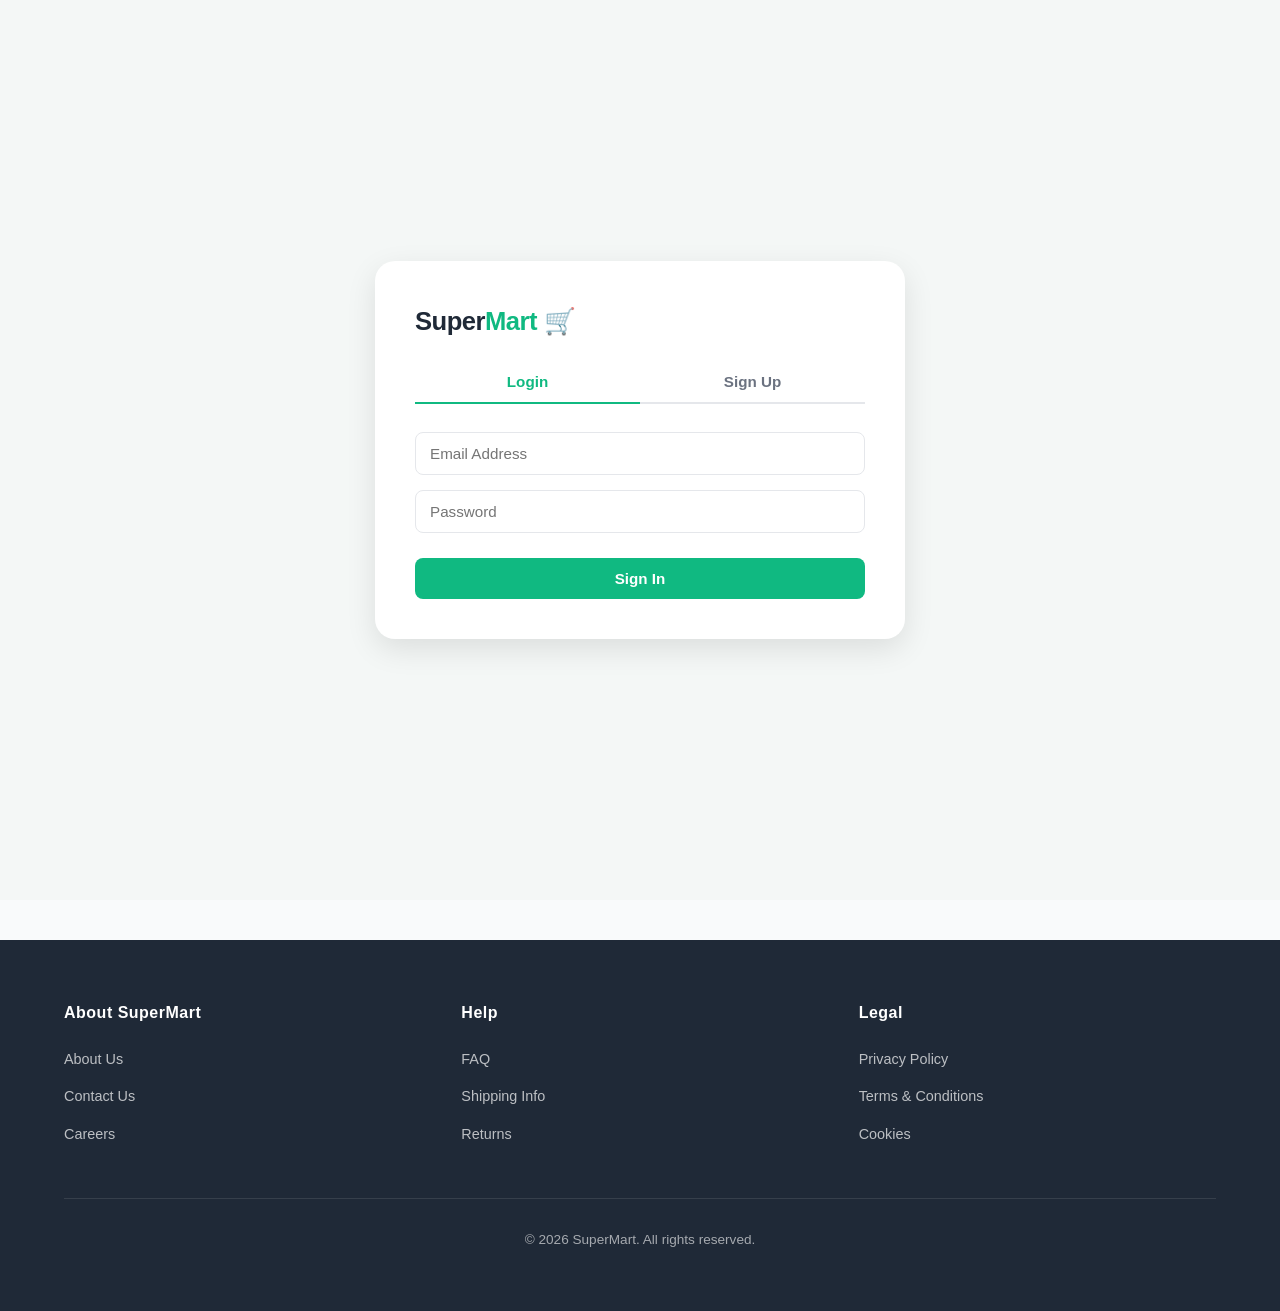
<file: auth.html>
<!DOCTYPE html>
<html lang="en">
<head>
    <meta charset="UTF-8">
    <meta name="viewport" content="width=device-width, initial-scale=1.0">
    <title>Account | SuperMart</title>
    <link rel="stylesheet" href="style.css">
    <style>
        /* Custom styles for the standalone auth page */
        .auth-container {
            display: flex;
            justify-content: center;
            align-items: center;
            min-height: 100vh;
            background: #f4f7f6;
        }
        .auth-card {
            background: white;
            padding: 40px;
            border-radius: 20px;
            box-shadow: 0 10px 30px rgba(0,0,0,0.1);
            width: 100%;
            max-width: 450px;
        }
    </style>
</head>
<body>

    <div class="auth-container">
        <div class="auth-card">
            <div class="logo" style="text-align: center; margin-bottom: 20px; font-size: 1.6rem;">
                <a href="index.html" style="text-decoration: none; color: inherit;">Super<span>Mart</span> 🛒</a>
            </div>

            <div class="auth-tabs">
                <button id="tabLogin" class="active" onclick="switchAuth('login')">Login</button>
                <button id="tabSignup" onclick="switchAuth('signup')">Sign Up</button>
            </div>

            <form id="loginForm" class="auth-form" onsubmit="handleLogin(event)">
                <input type="email" id="loginEmail" placeholder="Email Address" required>
                <input type="password" id="loginPass" placeholder="Password" required>
                <button type="submit" class="cta-btn">Sign In</button>
            </form>

            <form id="signupForm" class="auth-form hidden" onsubmit="handleSignup(event)">
                <input type="text" id="signupName" placeholder="Full Name" required>
                <input type="email" id="signupEmail" placeholder="Email Address" required>
                <input type="password" id="signupPass" placeholder="Create Password" required>
                <button type="submit" class="cta-btn">Create Account</button>
            </form>
        </div>
    </div>

    <footer style="margin-top: 40px;">
        <div class="footer-content">
            <div class="footer-section">
                <h3>About SuperMart</h3>
                <ul>
                    <li><a href="#">About Us</a></li>
                    <li><a href="contact.html">Contact Us</a></li>
                    <li><a href="#">Careers</a></li>
                </ul>
            </div>
            <div class="footer-section">
                <h3>Help</h3>
                <ul>
                    <li><a href="faq.html">FAQ</a></li>
                    <li><a href="#">Shipping Info</a></li>
                    <li><a href="#">Returns</a></li>
                </ul>
            </div>
            <div class="footer-section">
                <h3>Legal</h3>
                <ul>
                    <li><a href="#">Privacy Policy</a></li>
                    <li><a href="#">Terms & Conditions</a></li>
                    <li><a href="#">Cookies</a></li>
                </ul>
            </div>
        </div>
        <div class="footer-bottom">
            <p>&copy; 2026 SuperMart. All rights reserved.</p>
        </div>
    </footer>

    <script src="script.js"></script>
</body>
</html>
</file>
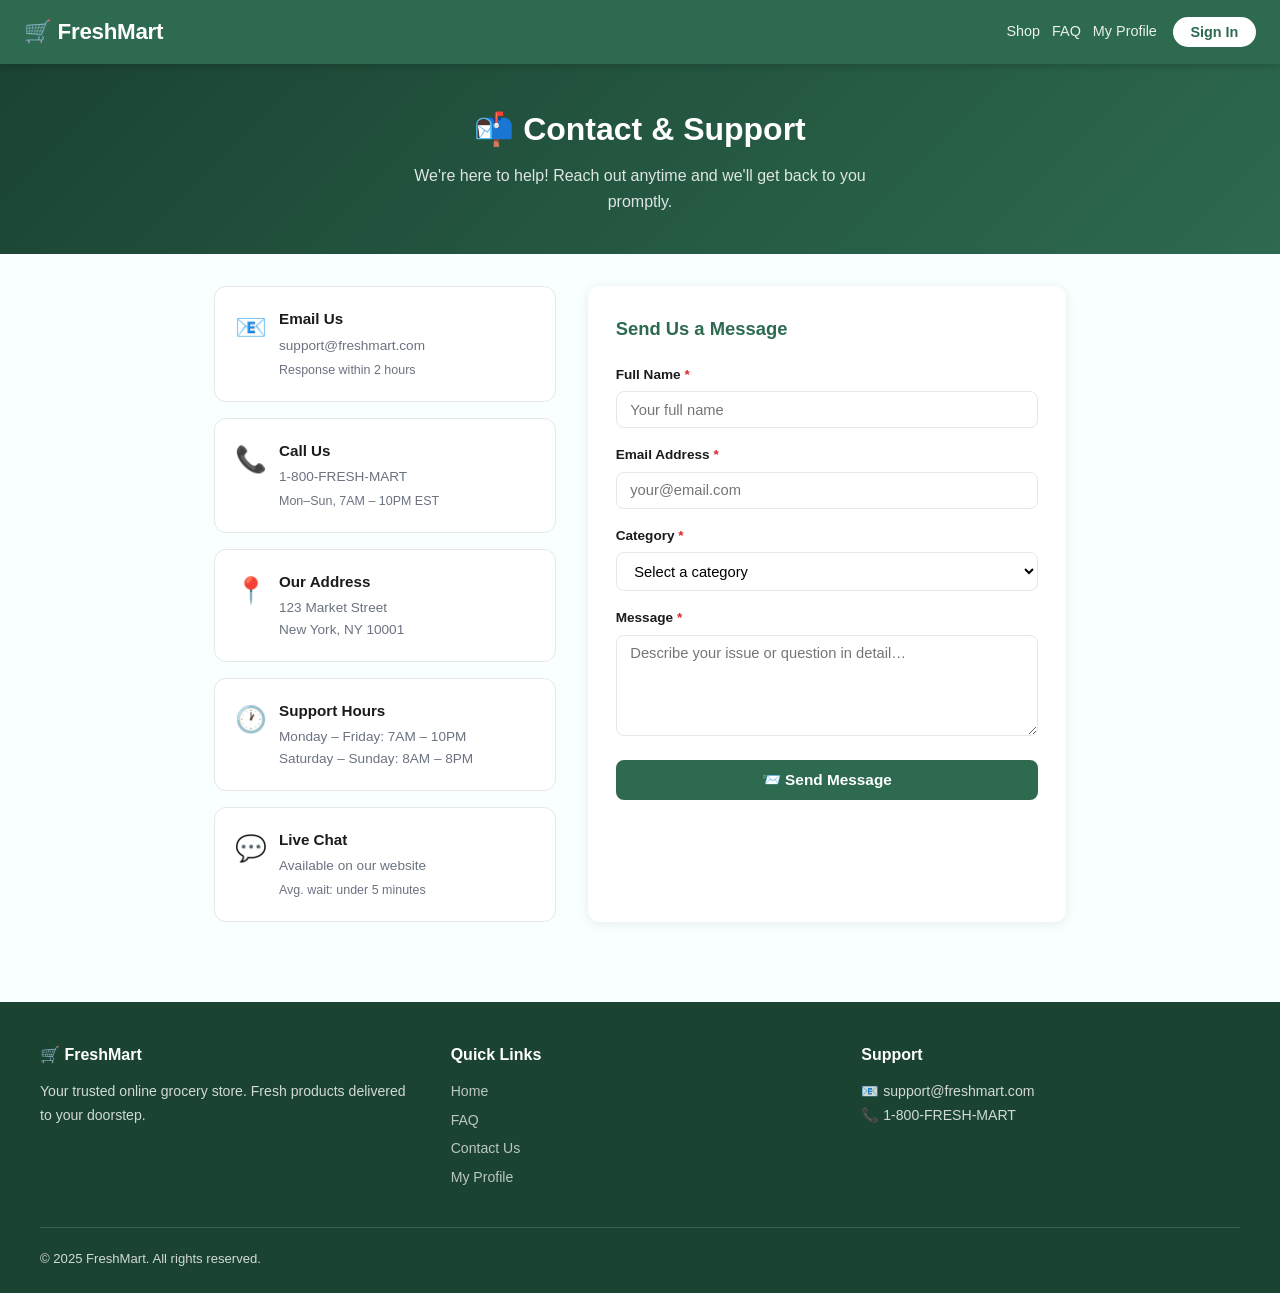
<file: contact.html>
<!DOCTYPE html>
<html lang="en">
<head>
  <meta charset="UTF-8" />
  <meta name="viewport" content="width=device-width, initial-scale=1.0" />
  <title>Contact Us — FreshMart</title>
  <link rel="stylesheet" href="/css/style.css" />
</head>
<body>

<!-- ── HEADER ─────────────────────────────────────────────────────────────── -->
<header class="site-header">
  <a href="/" class="header-logo">🛒 FreshMart</a>
  <nav class="header-nav">
    <a href="/">Shop</a>
    <a href="/faq.html">FAQ</a>
    <a href="/profile.html">My Profile</a>
  </nav>
  <div id="auth-area"></div>
</header>

<!-- ── PAGE HEADER ───────────────────────────────────────────────────────── -->
<div class="page-header">
  <h1>📬 Contact & Support</h1>
  <p>We're here to help! Reach out anytime and we'll get back to you promptly.</p>
</div>

<!-- ── CONTACT LAYOUT ────────────────────────────────────────────────────── -->
<div class="contact-layout">

  <!-- Contact Info Cards -->
  <div class="contact-info">
    <div class="contact-card">
      <div class="contact-card-icon">📧</div>
      <div>
        <h4>Email Us</h4>
        <p>support@freshmart.com</p>
        <p style="font-size:.78rem;margin-top:.25rem;color:var(--text-muted)">Response within 2 hours</p>
      </div>
    </div>
    <div class="contact-card">
      <div class="contact-card-icon">📞</div>
      <div>
        <h4>Call Us</h4>
        <p>1-800-FRESH-MART</p>
        <p style="font-size:.78rem;margin-top:.25rem;color:var(--text-muted)">Mon–Sun, 7AM – 10PM EST</p>
      </div>
    </div>
    <div class="contact-card">
      <div class="contact-card-icon">📍</div>
      <div>
        <h4>Our Address</h4>
        <p>123 Market Street</p>
        <p>New York, NY 10001</p>
      </div>
    </div>
    <div class="contact-card">
      <div class="contact-card-icon">🕐</div>
      <div>
        <h4>Support Hours</h4>
        <p>Monday – Friday: 7AM – 10PM</p>
        <p>Saturday – Sunday: 8AM – 8PM</p>
      </div>
    </div>
    <div class="contact-card">
      <div class="contact-card-icon">💬</div>
      <div>
        <h4>Live Chat</h4>
        <p>Available on our website</p>
        <p style="font-size:.78rem;margin-top:.25rem;color:var(--text-muted)">Avg. wait: under 5 minutes</p>
      </div>
    </div>
  </div>

  <!-- Contact Form -->
  <div class="contact-form-card">
    <h2>Send Us a Message</h2>

    <div class="contact-success" id="contact-success">
      <span>✅</span>
      <h3>Message Sent!</h3>
      <p>Thank you for reaching out. Our support team will get back to you within 2 hours.</p>
      <button onclick="resetContactForm()" class="btn-primary" style="margin-top:1rem;width:auto;padding:.6rem 1.5rem">Send Another Message</button>
    </div>

    <form id="contact-form" onsubmit="handleContactSubmit(event)">
      <div class="form-group">
        <label>Full Name <span style="color:#dc2626">*</span></label>
        <input type="text" id="cf-name" placeholder="Your full name" required />
        <span class="field-error" id="cf-name-err"></span>
      </div>
      <div class="form-group">
        <label>Email Address <span style="color:#dc2626">*</span></label>
        <input type="email" id="cf-email" placeholder="your@email.com" required />
        <span class="field-error" id="cf-email-err"></span>
      </div>
      <div class="form-group">
        <label>Category <span style="color:#dc2626">*</span></label>
        <select id="cf-category" required>
          <option value="">Select a category</option>
          <option value="Order Issue">Order Issue</option>
          <option value="Payment Problem">Payment Problem</option>
          <option value="Delivery Inquiry">Delivery Inquiry</option>
          <option value="Technical Support">Technical Support</option>
          <option value="Product Inquiry">Product Inquiry</option>
          <option value="Return & Refund">Return & Refund</option>
          <option value="Account Help">Account Help</option>
          <option value="General Inquiry">General Inquiry</option>
        </select>
        <span class="field-error" id="cf-cat-err"></span>
      </div>
      <div class="form-group">
        <label>Message <span style="color:#dc2626">*</span></label>
        <textarea id="cf-message" placeholder="Describe your issue or question in detail…" rows="5" required></textarea>
        <span class="field-error" id="cf-msg-err"></span>
      </div>
      <button type="submit" class="btn-primary">📨 Send Message</button>
    </form>
  </div>
</div>

<!-- ── FOOTER ─────────────────────────────────────────────────────────────── -->
<footer class="site-footer">
  <div class="footer-grid">
    <div class="footer-col">
      <h4>🛒 FreshMart</h4>
      <p>Your trusted online grocery store. Fresh products delivered to your doorstep.</p>
    </div>
    <div class="footer-col">
      <h4>Quick Links</h4>
      <a href="/">Home</a>
      <a href="/faq.html">FAQ</a>
      <a href="/contact.html">Contact Us</a>
      <a href="/profile.html">My Profile</a>
    </div>
    <div class="footer-col">
      <h4>Support</h4>
      <p>📧 support@freshmart.com</p>
      <p>📞 1-800-FRESH-MART</p>
    </div>
  </div>
  <div class="footer-bottom">
    <span>© 2025 FreshMart. All rights reserved.</span>
  </div>
</footer>

<!-- ── SCRIPTS ───────────────────────────────────────────────────────────── -->
<script src="/firebase-config.js"></script>
<script src="/js/utils.js"></script>
<script src="/js/data.js"></script>
<script src="/js/auth.js"></script>

<script>
  const MESSAGES_KEY = 'gp_messages';

  function handleContactSubmit(e) {
    e.preventDefault();
    const name     = document.getElementById('cf-name').value.trim();
    const email    = document.getElementById('cf-email').value.trim();
    const category = document.getElementById('cf-category').value;
    const message  = document.getElementById('cf-message').value.trim();

    // Clear errors
    ['cf-name-err','cf-email-err','cf-cat-err','cf-msg-err'].forEach(id => {
      const el = document.getElementById(id); if (el) { el.textContent=''; el.style.display='none'; }
    });

    let valid = true;
    if (!name) { showFieldErr('cf-name-err', 'Name is required.'); valid = false; }
    if (!validateEmail(email)) { showFieldErr('cf-email-err', 'Enter a valid email.'); valid = false; }
    if (!category) { showFieldErr('cf-cat-err', 'Please select a category.'); valid = false; }
    if (message.length < 10) { showFieldErr('cf-msg-err', 'Message must be at least 10 characters.'); valid = false; }
    if (!valid) return;

    const msg = {
      id: 'MSG-' + generateId(),
      name, email, category, message,
      createdAt: Date.now(),
      status: 'open'
    };

    const msgs = JSON.parse(localStorage.getItem(MESSAGES_KEY) || '[]');
    msgs.push(msg);
    localStorage.setItem(MESSAGES_KEY, JSON.stringify(msgs));

    document.getElementById('contact-form').style.display = 'none';
    document.getElementById('contact-success').style.display = 'block';
  }

  function showFieldErr(id, msg) {
    const el = document.getElementById(id);
    if (el) { el.textContent = msg; el.style.display = 'block'; }
  }

  function resetContactForm() {
    document.getElementById('contact-form').reset();
    document.getElementById('contact-form').style.display = 'block';
    document.getElementById('contact-success').style.display = 'none';
  }

  document.addEventListener('DOMContentLoaded', () => {
    initAuth();
    const session = getSession();
    const authArea = document.getElementById('auth-area');
    if (authArea) {
      if (session) {
        authArea.innerHTML = `
          <div class="user-menu">
            <span class="user-avatar">${session.name.charAt(0).toUpperCase()}</span>
            <span class="user-name">${session.name.split(' ')[0]}</span>
            <div class="user-dropdown">
              <a href="/profile.html">👤 My Profile</a>
              ${session.role === 'admin' ? '<a href="/admin/index.html">⚙️ Admin Panel</a>' : ''}
              <button onclick="signOut()" class="logout-btn">🚪 Sign Out</button>
            </div>
          </div>`;
      } else {
        authArea.innerHTML = `<a href="/" class="btn-signin">Sign In</a>`;
      }
    }
    // Pre-fill email if logged in
    if (session) {
      const emailEl = document.getElementById('cf-email');
      const nameEl  = document.getElementById('cf-name');
      if (emailEl) emailEl.value = session.email;
      if (nameEl)  nameEl.value  = session.name;
    }
  });
</script>
</body>
</html>
</file>
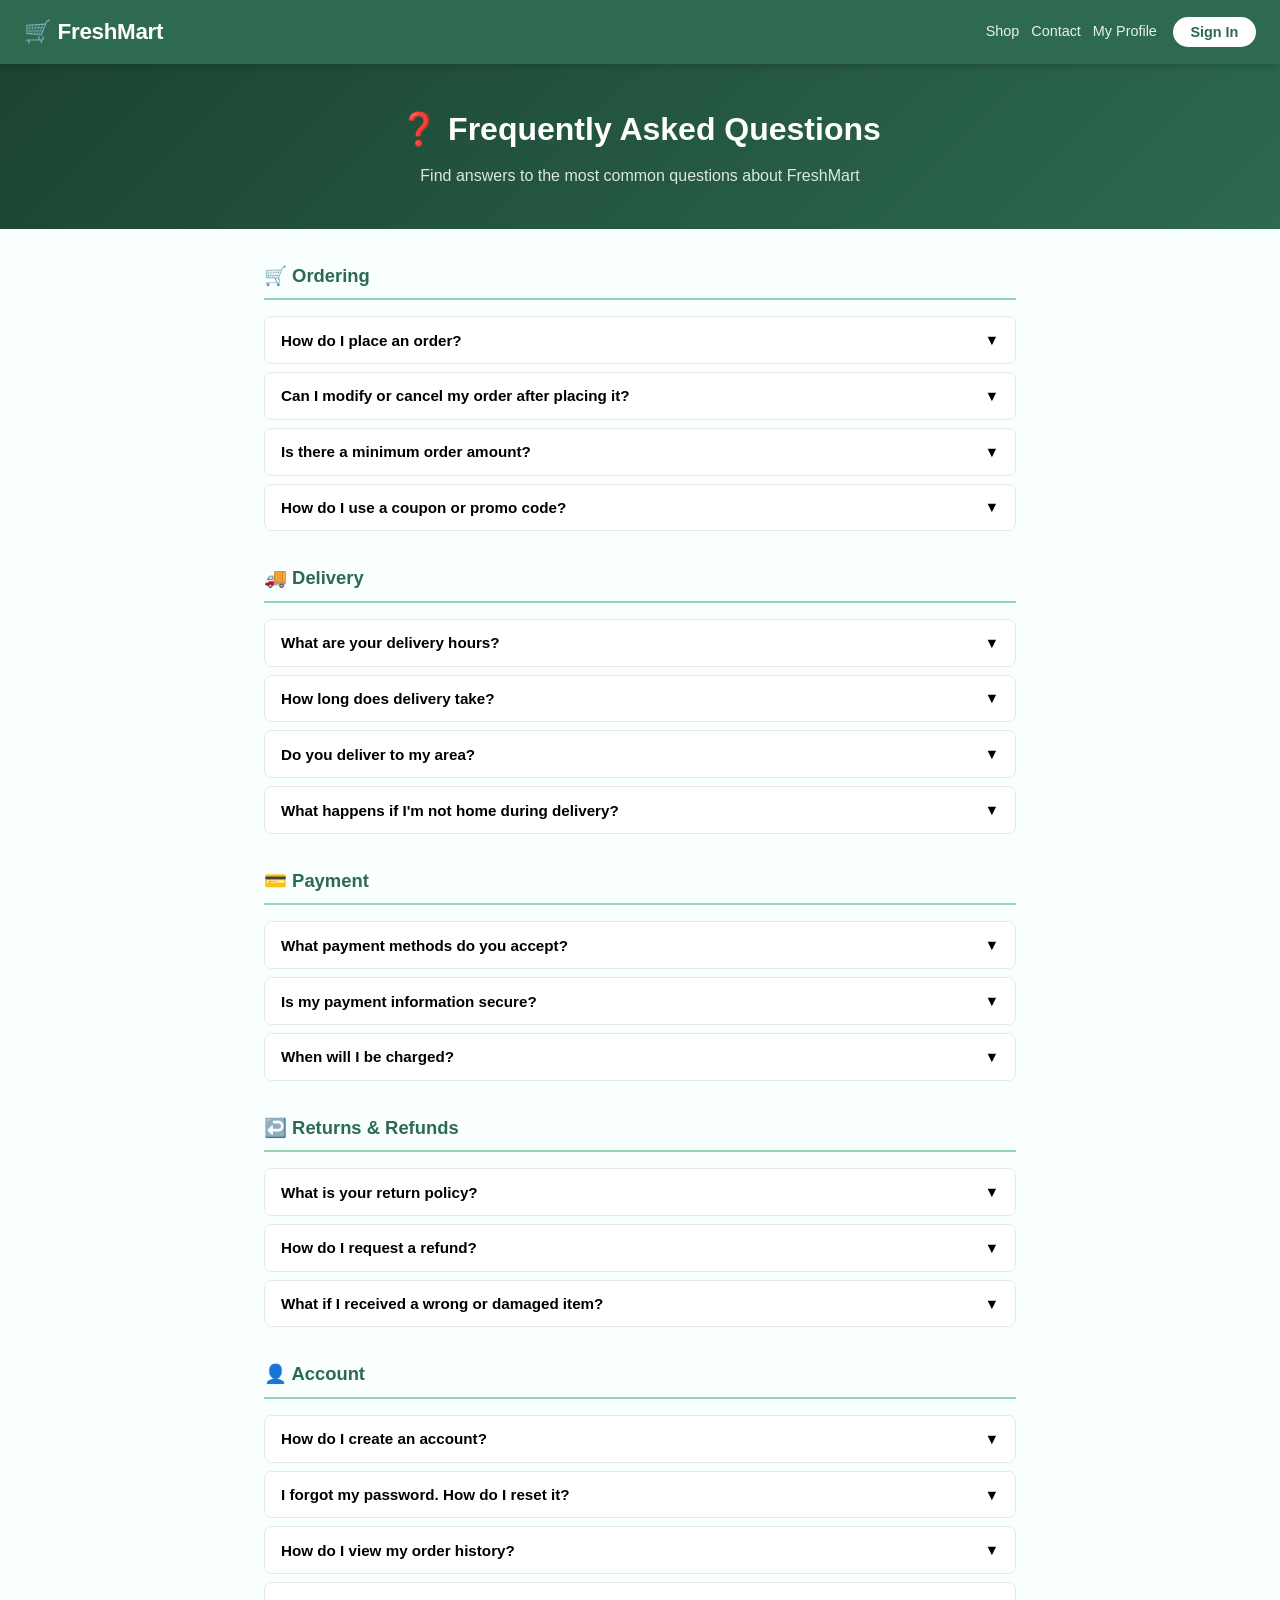
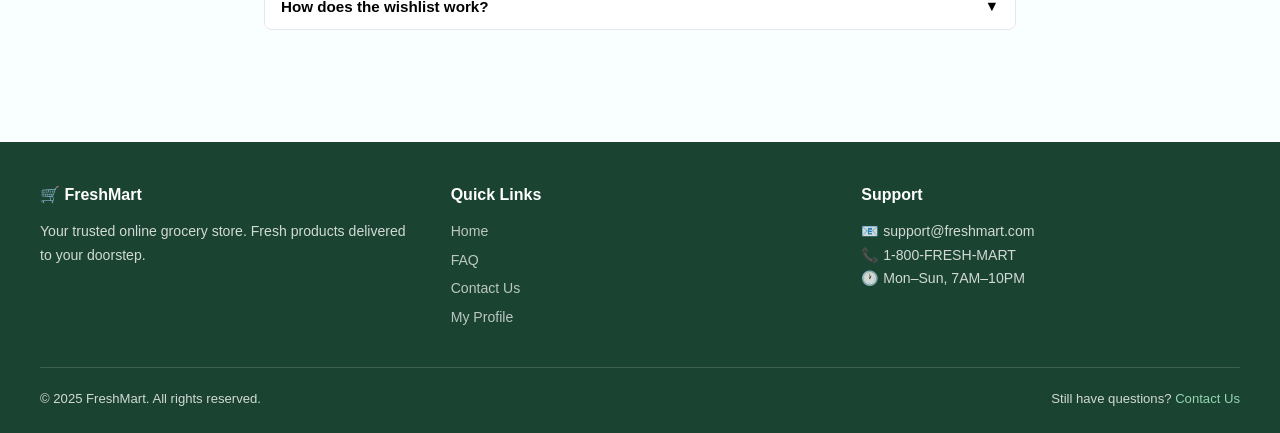
<file: faq.html>
<!DOCTYPE html>
<html lang="en">
<head>
  <meta charset="UTF-8" />
  <meta name="viewport" content="width=device-width, initial-scale=1.0" />
  <title>FAQ — FreshMart</title>
  <link rel="stylesheet" href="/css/style.css" />
</head>
<body>

<!-- ── HEADER ─────────────────────────────────────────────────────────────── -->
<header class="site-header">
  <a href="/" class="header-logo">🛒 FreshMart</a>
  <nav class="header-nav">
    <a href="/">Shop</a>
    <a href="/contact.html">Contact</a>
    <a href="/profile.html">My Profile</a>
  </nav>
  <div id="auth-area"></div>
</header>

<!-- ── PAGE HEADER ───────────────────────────────────────────────────────── -->
<div class="page-header">
  <h1>❓ Frequently Asked Questions</h1>
  <p>Find answers to the most common questions about FreshMart</p>
</div>

<!-- ── FAQ CONTENT ───────────────────────────────────────────────────────── -->
<div class="content-section">

  <!-- Ordering -->
  <div class="faq-category">
    <h2>🛒 Ordering</h2>

    <div class="faq-item">
      <button class="faq-question" onclick="toggleFaq(this)">
        How do I place an order? <span class="faq-icon">▼</span>
      </button>
      <div class="faq-answer">
        Browse our product catalog, add items to your cart using the quantity selector, then click "Proceed to Checkout." You'll need an account to complete your purchase. Payment is processed securely on the checkout page.
      </div>
    </div>

    <div class="faq-item">
      <button class="faq-question" onclick="toggleFaq(this)">
        Can I modify or cancel my order after placing it? <span class="faq-icon">▼</span>
      </button>
      <div class="faq-answer">
        Orders can be modified or cancelled within 30 minutes of placement. After that, the order enters processing and changes may not be possible. Contact our support team immediately if you need to make changes.
      </div>
    </div>

    <div class="faq-item">
      <button class="faq-question" onclick="toggleFaq(this)">
        Is there a minimum order amount? <span class="faq-icon">▼</span>
      </button>
      <div class="faq-answer">
        There is no minimum order amount. However, free shipping is available on orders over $35. Orders under $35 may incur a small delivery fee depending on your location.
      </div>
    </div>

    <div class="faq-item">
      <button class="faq-question" onclick="toggleFaq(this)">
        How do I use a coupon or promo code? <span class="faq-icon">▼</span>
      </button>
      <div class="faq-answer">
        Open your cart sidebar and look for the "Enter coupon code" field. Type in your code and click "Apply." Valid codes include SAVE10 (10% off $20+), FLAT5 ($5 off $30+), and WELCOME15 (15% off any order). Discounts are shown in the pricing breakdown immediately.
      </div>
    </div>
  </div>

  <!-- Delivery -->
  <div class="faq-category">
    <h2>🚚 Delivery</h2>

    <div class="faq-item">
      <button class="faq-question" onclick="toggleFaq(this)">
        What are your delivery hours? <span class="faq-icon">▼</span>
      </button>
      <div class="faq-answer">
        We deliver 7 days a week from 7:00 AM to 10:00 PM. Same-day delivery is available for orders placed before 2:00 PM. Weekend deliveries are available in most metro areas.
      </div>
    </div>

    <div class="faq-item">
      <button class="faq-question" onclick="toggleFaq(this)">
        How long does delivery take? <span class="faq-icon">▼</span>
      </button>
      <div class="faq-answer">
        Standard delivery takes 1-2 business days. Same-day delivery is available in select areas for orders placed before 2:00 PM. Express 2-hour delivery is available in major cities for a small fee.
      </div>
    </div>

    <div class="faq-item">
      <button class="faq-question" onclick="toggleFaq(this)">
        Do you deliver to my area? <span class="faq-icon">▼</span>
      </button>
      <div class="faq-answer">
        We currently serve most major metro areas across the US. Enter your zip code during checkout to confirm delivery availability at your address. We are continuously expanding our delivery zones.
      </div>
    </div>

    <div class="faq-item">
      <button class="faq-question" onclick="toggleFaq(this)">
        What happens if I'm not home during delivery? <span class="faq-icon">▼</span>
      </button>
      <div class="faq-answer">
        For most deliveries, our driver will leave the package in a safe location at your door. For orders requiring a signature (such as alcohol), a second delivery attempt will be made the next day. You'll receive a notification with delivery updates.
      </div>
    </div>
  </div>

  <!-- Payment -->
  <div class="faq-category">
    <h2>💳 Payment</h2>

    <div class="faq-item">
      <button class="faq-question" onclick="toggleFaq(this)">
        What payment methods do you accept? <span class="faq-icon">▼</span>
      </button>
      <div class="faq-answer">
        We accept Credit/Debit Cards (Visa, Mastercard, Amex, Discover), Digital Wallets (PayPal, Apple Pay, Google Pay), Bank Transfers, and Cash on Delivery. All transactions are encrypted and secure.
      </div>
    </div>

    <div class="faq-item">
      <button class="faq-question" onclick="toggleFaq(this)">
        Is my payment information secure? <span class="faq-icon">▼</span>
      </button>
      <div class="faq-answer">
        Absolutely. We use industry-standard SSL encryption for all transactions. We never store your full card number — only the last 4 digits are kept for your reference. Our payment processing is PCI DSS compliant.
      </div>
    </div>

    <div class="faq-item">
      <button class="faq-question" onclick="toggleFaq(this)">
        When will I be charged? <span class="faq-icon">▼</span>
      </button>
      <div class="faq-answer">
        For card and wallet payments, you are charged immediately when you place your order. For bank transfers, payment is due within 24 hours of placing the order. Cash on Delivery is paid to the delivery driver at time of delivery.
      </div>
    </div>
  </div>

  <!-- Returns -->
  <div class="faq-category">
    <h2>↩️ Returns & Refunds</h2>

    <div class="faq-item">
      <button class="faq-question" onclick="toggleFaq(this)">
        What is your return policy? <span class="faq-icon">▼</span>
      </button>
      <div class="faq-answer">
        We accept returns on non-perishable items within 7 days of delivery in original, unopened packaging. For perishable items (fresh produce, dairy, meat), we offer exchanges or refunds if the product is defective or damaged on arrival. Contact us within 24 hours of receiving the order.
      </div>
    </div>

    <div class="faq-item">
      <button class="faq-question" onclick="toggleFaq(this)">
        How do I request a refund? <span class="faq-icon">▼</span>
      </button>
      <div class="faq-answer">
        To request a refund, go to your Order History in My Profile, find the order, and click "Request Refund." Alternatively, contact our support team via the Contact page with your order ID and reason. Refunds are processed within 3-5 business days.
      </div>
    </div>

    <div class="faq-item">
      <button class="faq-question" onclick="toggleFaq(this)">
        What if I received a wrong or damaged item? <span class="faq-icon">▼</span>
      </button>
      <div class="faq-answer">
        We sincerely apologize! Please contact us within 24 hours of delivery with a photo of the issue and your order number. We will arrange a replacement delivery or full refund, whichever you prefer, at no additional cost.
      </div>
    </div>
  </div>

  <!-- Account -->
  <div class="faq-category">
    <h2>👤 Account</h2>

    <div class="faq-item">
      <button class="faq-question" onclick="toggleFaq(this)">
        How do I create an account? <span class="faq-icon">▼</span>
      </button>
      <div class="faq-answer">
        Click "Sign In" in the top right corner, then select "Sign Up." Fill in your name, email, and a password (minimum 6 characters). Your account is created instantly and you can start shopping immediately.
      </div>
    </div>

    <div class="faq-item">
      <button class="faq-question" onclick="toggleFaq(this)">
        I forgot my password. How do I reset it? <span class="faq-icon">▼</span>
      </button>
      <div class="faq-answer">
        Click "Sign In" and then "Forgot password?" Enter your registered email address and we'll send you a password reset link. The link expires in 24 hours. If you don't see the email, check your spam folder.
      </div>
    </div>

    <div class="faq-item">
      <button class="faq-question" onclick="toggleFaq(this)">
        How do I view my order history? <span class="faq-icon">▼</span>
      </button>
      <div class="faq-answer">
        Sign in to your account, then go to My Profile → Order History tab. You'll see all your orders with status, date, payment method, and itemized details. Click any order to expand and see the full breakdown.
      </div>
    </div>

    <div class="faq-item">
      <button class="faq-question" onclick="toggleFaq(this)">
        How does the wishlist work? <span class="faq-icon">▼</span>
      </button>
      <div class="faq-answer">
        You can save any product to your wishlist by clicking the heart (🤍) button on any product card. Sign in is required. Access your wishlist from My Profile → Wishlist tab, where you can add items to your cart or remove them from the wishlist.
      </div>
    </div>
  </div>

</div>

<!-- ── FOOTER ─────────────────────────────────────────────────────────────── -->
<footer class="site-footer">
  <div class="footer-grid">
    <div class="footer-col">
      <h4>🛒 FreshMart</h4>
      <p>Your trusted online grocery store. Fresh products delivered to your doorstep.</p>
    </div>
    <div class="footer-col">
      <h4>Quick Links</h4>
      <a href="/">Home</a>
      <a href="/faq.html">FAQ</a>
      <a href="/contact.html">Contact Us</a>
      <a href="/profile.html">My Profile</a>
    </div>
    <div class="footer-col">
      <h4>Support</h4>
      <p>📧 support@freshmart.com</p>
      <p>📞 1-800-FRESH-MART</p>
      <p>🕐 Mon–Sun, 7AM–10PM</p>
    </div>
  </div>
  <div class="footer-bottom">
    <span>© 2025 FreshMart. All rights reserved.</span>
    <span>Still have questions? <a href="/contact.html" style="color:var(--accent)">Contact Us</a></span>
  </div>
</footer>

<!-- ── SCRIPTS ───────────────────────────────────────────────────────────── -->
<script src="/firebase-config.js"></script>
<script src="/js/utils.js"></script>
<script src="/js/data.js"></script>
<script src="/js/auth.js"></script>

<script>
  function toggleFaq(btn) {
    const answer = btn.nextElementSibling;
    const isOpen = answer.classList.contains('open');
    // Close all others
    document.querySelectorAll('.faq-answer.open').forEach(a => a.classList.remove('open'));
    document.querySelectorAll('.faq-question.open').forEach(q => q.classList.remove('open'));
    if (!isOpen) {
      answer.classList.add('open');
      btn.classList.add('open');
    }
  }

  document.addEventListener('DOMContentLoaded', () => {
    initAuth();
    const session = getSession();
    const authArea = document.getElementById('auth-area');
    if (authArea) {
      if (session) {
        authArea.innerHTML = `
          <div class="user-menu">
            <span class="user-avatar">${session.name.charAt(0).toUpperCase()}</span>
            <span class="user-name">${session.name.split(' ')[0]}</span>
            <div class="user-dropdown">
              <a href="/profile.html">👤 My Profile</a>
              ${session.role === 'admin' ? '<a href="/admin/index.html">⚙️ Admin Panel</a>' : ''}
              <button onclick="signOut()" class="logout-btn">🚪 Sign Out</button>
            </div>
          </div>`;
      } else {
        authArea.innerHTML = `<a href="/" class="btn-signin">Sign In</a>`;
      }
    }
  });
</script>
</body>
</html>
</file>
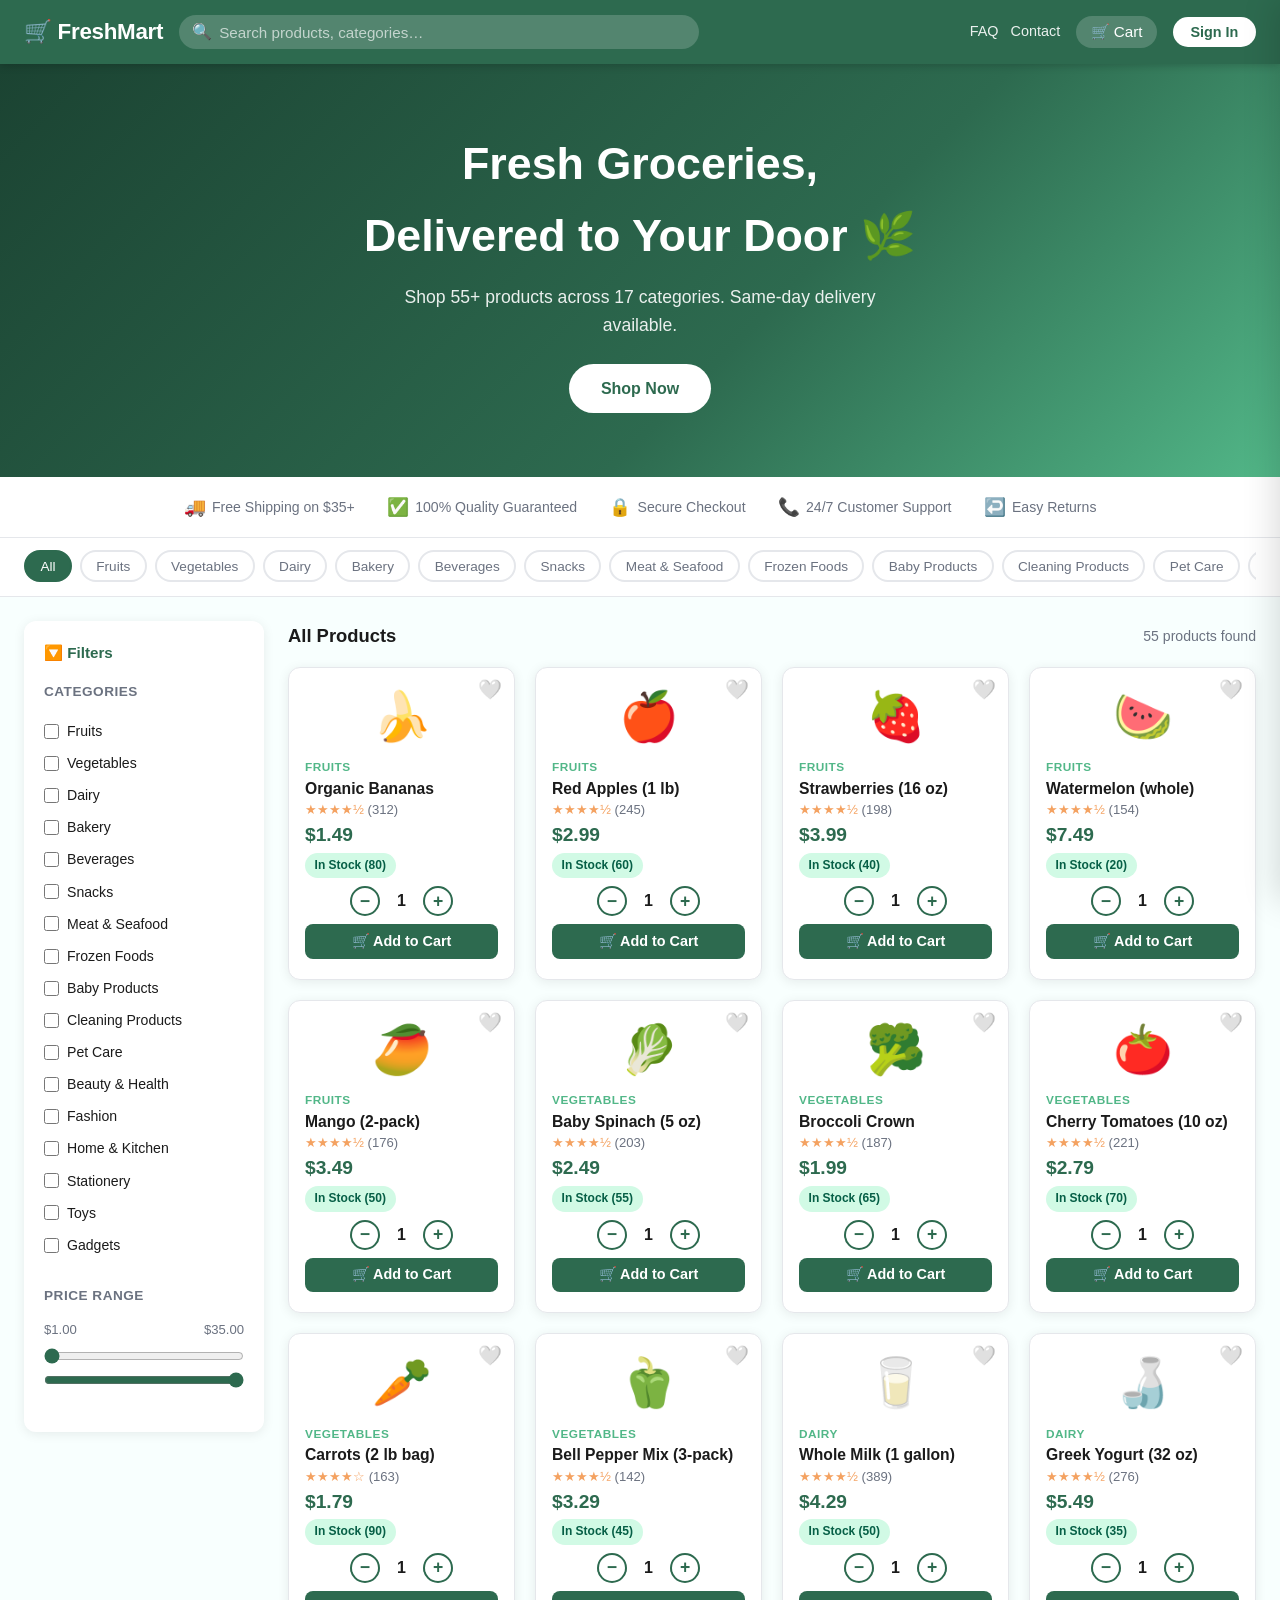
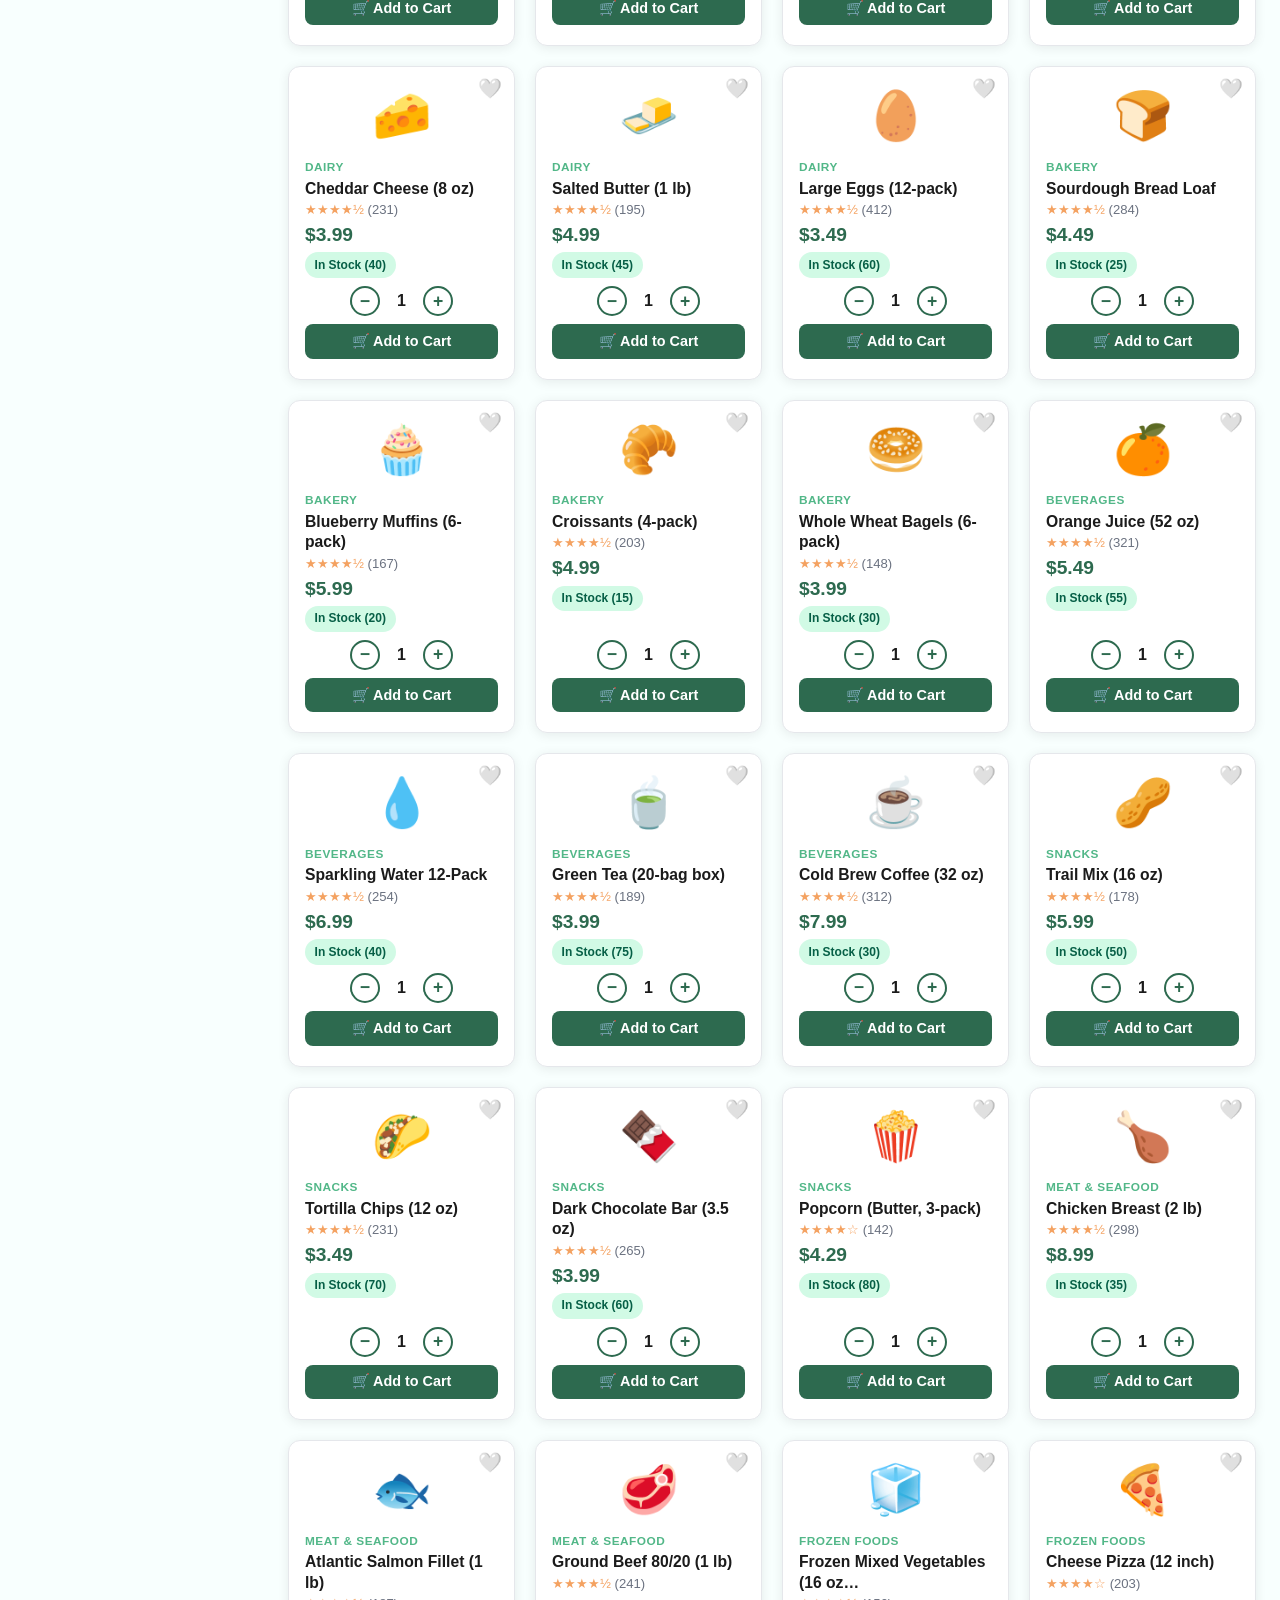
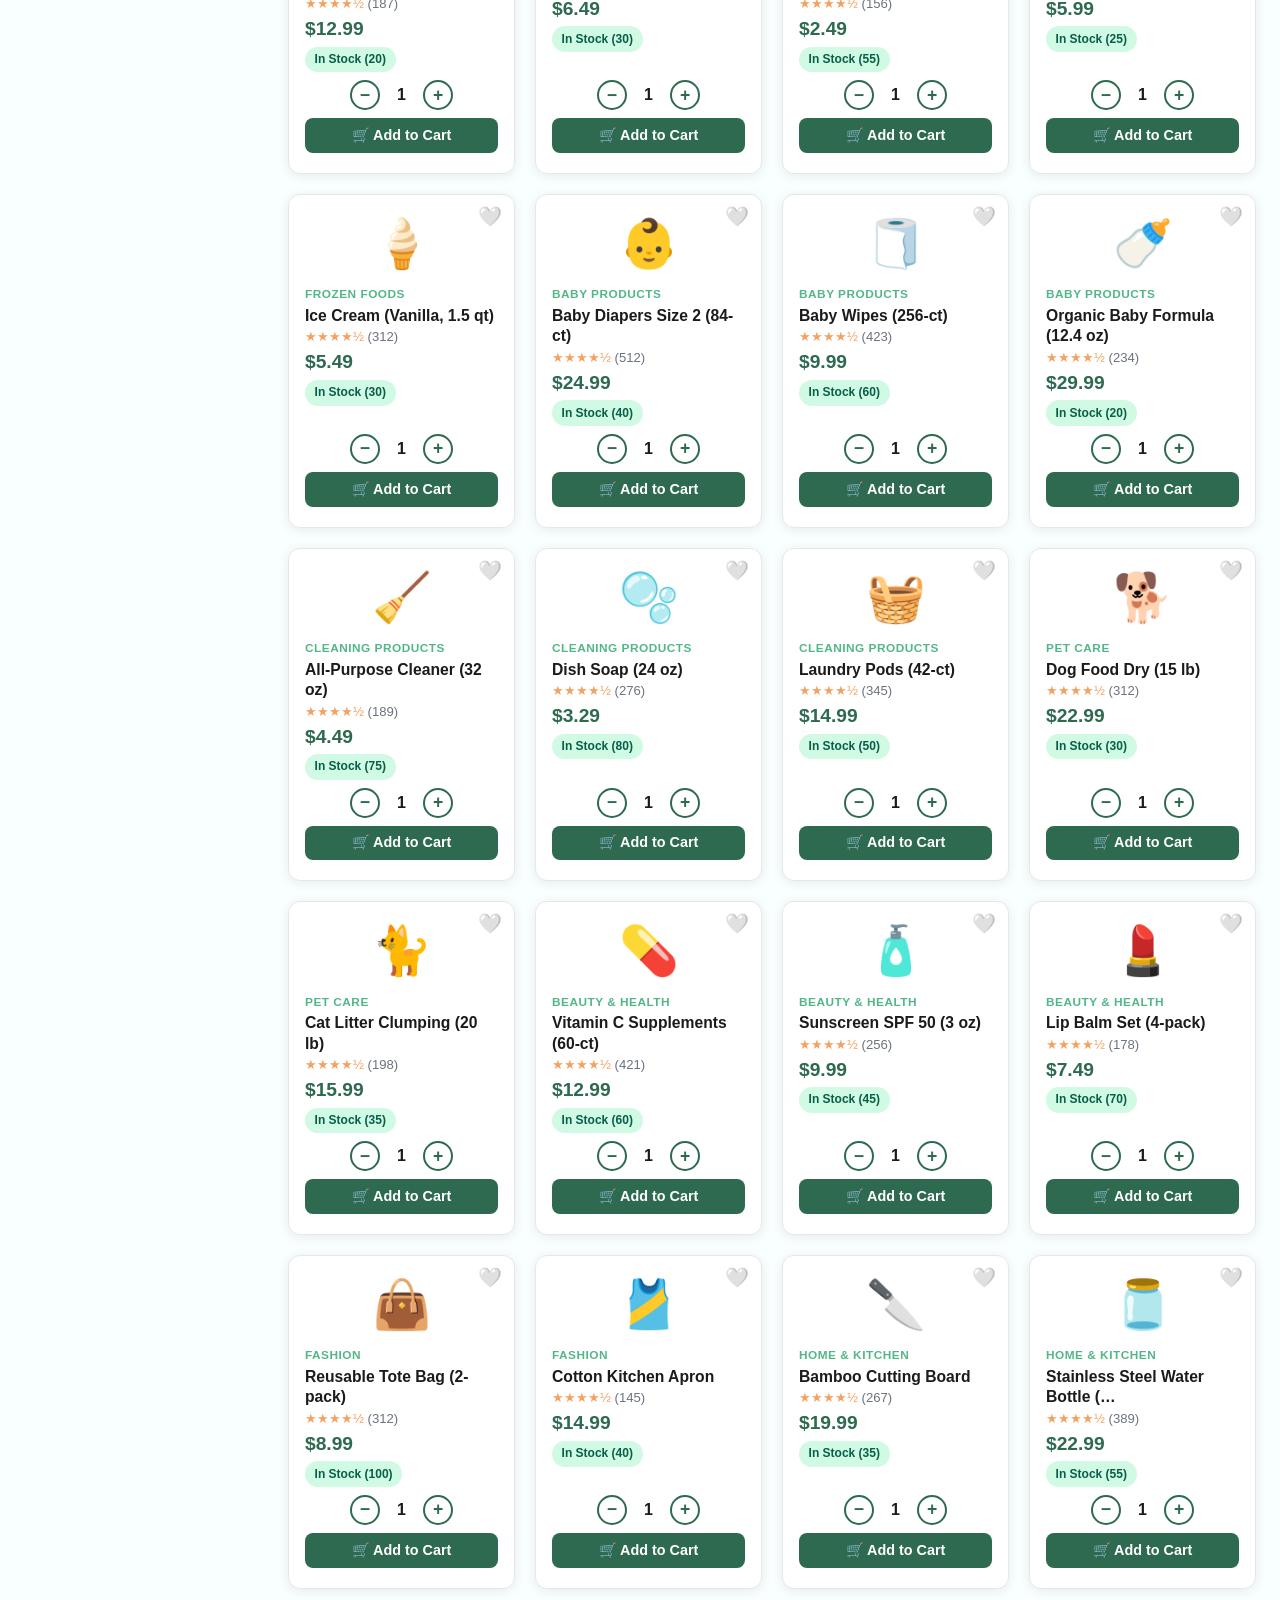
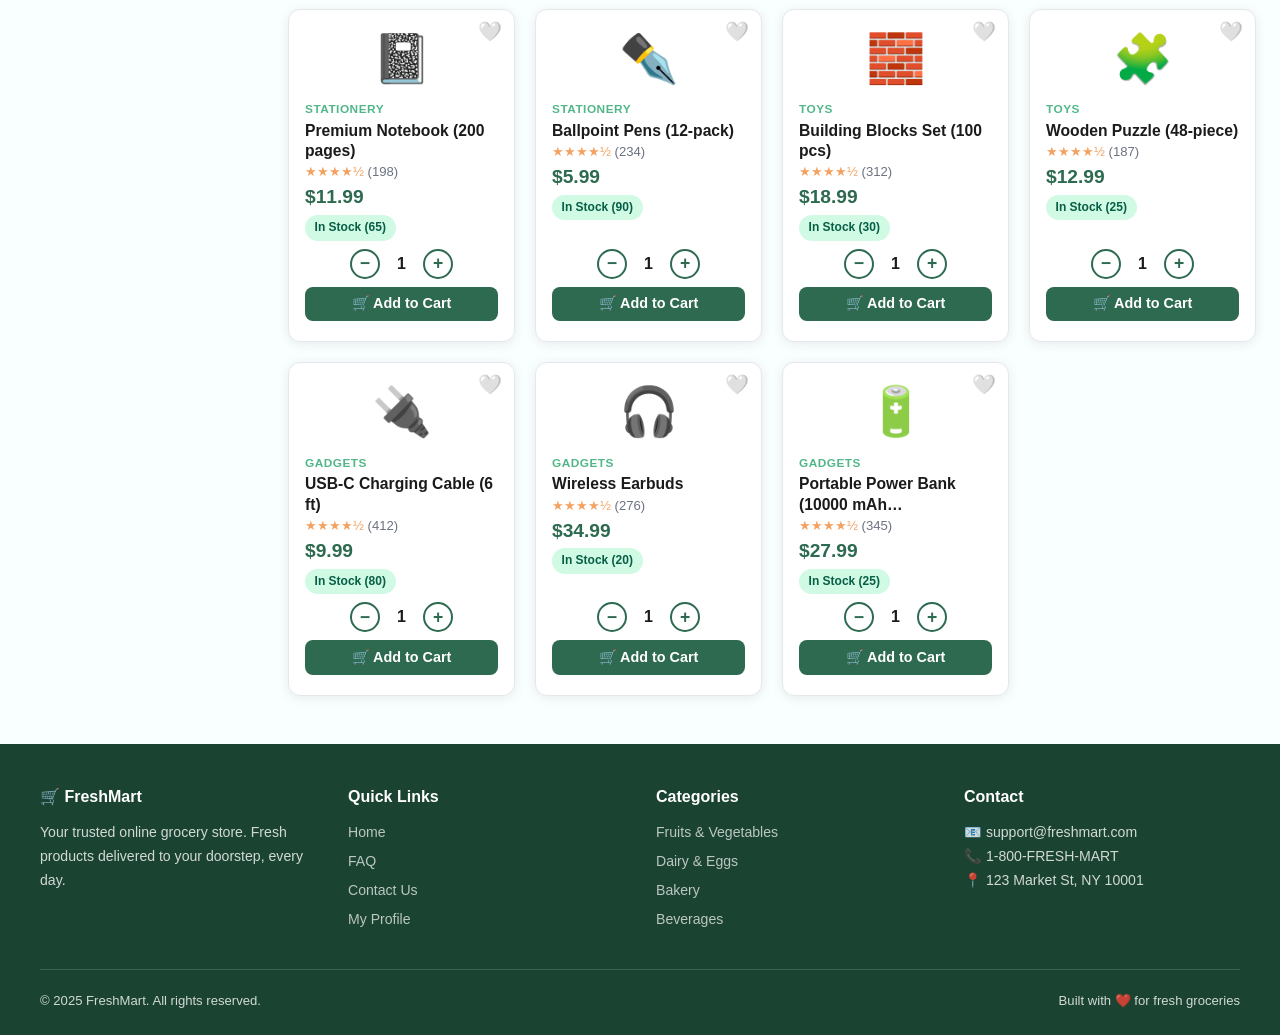
<file: payment.html>
<!DOCTYPE html>
<html lang="en">
<head>
  <meta charset="UTF-8" />
  <meta name="viewport" content="width=device-width, initial-scale=1.0" />
  <title>Checkout — FreshMart</title>
  <link rel="stylesheet" href="/css/style.css" />
</head>
<body>

<!-- ── HEADER ─────────────────────────────────────────────────────────────── -->
<header class="site-header">
  <a href="/" class="header-logo">🛒 FreshMart</a>
  <nav class="header-nav">
    <a href="/">← Back to Shop</a>
  </nav>
  <div id="auth-area"></div>
</header>

<!-- ── PAGE HEADER ───────────────────────────────────────────────────────── -->
<div class="page-header">
  <h1>💳 Checkout</h1>
  <p>Complete your order securely</p>
</div>

<!-- ── PAYMENT SECTION ───────────────────────────────────────────────────── -->
<div id="payment-section">
  <div class="payment-layout">

    <!-- Left: Payment Form -->
    <div class="payment-card">
      <h2>Payment Method</h2>

      <!-- Method tabs -->
      <div class="method-tabs">
        <button class="method-tab active" data-method="card">💳 Card</button>
        <button class="method-tab" data-method="wallet">📱 Wallet</button>
        <button class="method-tab" data-method="bank">🏦 Bank Transfer</button>
        <button class="method-tab" data-method="cod">💵 Cash on Delivery</button>
      </div>

      <!-- Card Form -->
      <div class="method-form active" id="form-card">
        <div class="form-group">
          <label>Card Number</label>
          <input type="text" id="card-number" placeholder="1234 5678 9012 3456" maxlength="19" inputmode="numeric" />
          <span class="field-error" id="card-num-err"></span>
        </div>
        <div class="form-group">
          <label>Cardholder Name</label>
          <input type="text" id="card-name" placeholder="As it appears on card" />
          <span class="field-error" id="card-name-err"></span>
        </div>
        <div style="display:grid;grid-template-columns:1fr 1fr;gap:1rem">
          <div class="form-group">
            <label>Expiry (MM/YY)</label>
            <input type="text" id="card-expiry" placeholder="MM/YY" maxlength="5" />
            <span class="field-error" id="card-exp-err"></span>
          </div>
          <div class="form-group">
            <label>CVV</label>
            <input type="text" id="card-cvv" placeholder="3-4 digits" maxlength="4" inputmode="numeric" />
            <span class="field-error" id="card-cvv-err"></span>
          </div>
        </div>
        <p style="font-size:.78rem;color:var(--text-muted);margin-top:.5rem">🔒 Your card details are encrypted and secure.</p>
      </div>

      <!-- Wallet Form -->
      <div class="method-form" id="form-wallet">
        <div class="form-group">
          <label>Wallet Provider</label>
          <select id="wallet-provider">
            <option value="">Select a provider</option>
            <option value="PayPal">PayPal</option>
            <option value="Apple Pay">Apple Pay</option>
            <option value="Google Pay">Google Pay</option>
          </select>
          <span class="field-error" id="wallet-provider-err"></span>
        </div>
        <div class="form-group">
          <label>Wallet Email Address</label>
          <input type="email" id="wallet-email" placeholder="your@wallet.com" />
          <span class="field-error" id="wallet-email-err"></span>
        </div>
      </div>

      <!-- Bank Transfer Form -->
      <div class="method-form" id="form-bank">
        <div class="form-group">
          <label>Bank Name</label>
          <input type="text" id="bank-name" placeholder="e.g. Chase, Wells Fargo" />
          <span class="field-error" id="bank-name-err"></span>
        </div>
        <div class="form-group">
          <label>Account Number</label>
          <input type="text" id="bank-account" placeholder="8-17 digits" inputmode="numeric" />
          <span class="field-error" id="bank-acct-err"></span>
        </div>
        <div class="form-group">
          <label>Routing Number</label>
          <input type="text" id="bank-routing" placeholder="9 digits" inputmode="numeric" maxlength="9" />
          <span class="field-error" id="bank-routing-err"></span>
        </div>
        <div class="form-group">
          <label>Transfer Reference</label>
          <input type="text" id="transfer-ref" readonly style="background:var(--bg);cursor:default" />
        </div>
      </div>

      <!-- COD Form -->
      <div class="method-form" id="form-cod">
        <div class="form-group">
          <label>Delivery Address</label>
          <textarea id="cod-address" placeholder="Full delivery address including apartment/unit number" rows="3"></textarea>
          <span class="field-error" id="cod-addr-err"></span>
        </div>
        <div class="form-group">
          <label>Contact Number</label>
          <input type="tel" id="cod-contact" placeholder="10-digit phone number" inputmode="numeric" />
          <span class="field-error" id="cod-contact-err"></span>
        </div>
        <div class="form-group">
          <label>Delivery Notes <span style="color:var(--text-muted);font-weight:400">(optional)</span></label>
          <textarea id="cod-notes" placeholder="Any special delivery instructions…" rows="2"></textarea>
        </div>
      </div>

      <button class="btn-place-order" onclick="finalizePayment()">🔒 Place Order</button>
    </div>

    <!-- Right: Order Summary -->
    <div class="summary-card">
      <h2>Order Summary</h2>
      <div id="summary-items"></div>
      <div id="summary-pricing"></div>
    </div>
  </div>
</div>

<!-- ── RECEIPT SECTION ───────────────────────────────────────────────────── -->
<div id="receipt-section"></div>

<!-- ── FOOTER ─────────────────────────────────────────────────────────────── -->
<footer class="site-footer">
  <div class="footer-bottom" style="max-width:100%;text-align:center;justify-content:center;">
    <span>© 2025 FreshMart. All rights reserved. | <a href="/" style="color:var(--accent)">Back to Shop</a></span>
  </div>
</footer>

<!-- ── SCRIPTS ───────────────────────────────────────────────────────────── -->
<script src="/firebase-config.js"></script>
<script src="/js/utils.js"></script>
<script src="/js/data.js"></script>
<script src="/js/auth.js"></script>
<script src="/js/cart.js"></script>
<script src="/js/payment.js"></script>
<script>
  // Update header auth area
  document.addEventListener('DOMContentLoaded', () => {
    const session = getSession();
    const authArea = document.getElementById('auth-area');
    if (authArea && session) {
      authArea.innerHTML = `<span style="color:rgba(255,255,255,.9);font-size:.9rem">👤 ${session.name}</span>`;
    }
  });
</script>
</body>
</html>
</file>
<file: css/style.css>
/* css/style.css — Main storefront styles */

/* ── CSS Variables ────────────────────────────────────────────────────────── */
:root {
  --primary:    #2d6a4f;
  --primary-dk: #1b4332;
  --secondary:  #52b788;
  --accent:     #95d5b2;
  --bg:         #f8fffe;
  --card-bg:    #ffffff;
  --text:       #1b1b1b;
  --text-muted: #6b7280;
  --border:     #e5e7eb;
  --shadow:     0 2px 12px rgba(0,0,0,.08);
  --shadow-lg:  0 8px 32px rgba(0,0,0,.14);
  --radius:     12px;
  --radius-sm:  8px;
  --transition: .2s ease;
  --header-h:   64px;
}

/* ── Reset ───────────────────────────────────────────────────────────────── */
*, *::before, *::after { box-sizing: border-box; margin: 0; padding: 0; }
html { scroll-behavior: smooth; }
body {
  font-family: -apple-system, BlinkMacSystemFont, 'Segoe UI', Roboto, sans-serif;
  background: var(--bg);
  color: var(--text);
  line-height: 1.6;
  min-height: 100vh;
}
a { color: var(--primary); text-decoration: none; }
a:hover { text-decoration: underline; }
button { cursor: pointer; border: none; background: none; font-family: inherit; }
img { max-width: 100%; }
input, select, textarea { font-family: inherit; }

/* ── Header ──────────────────────────────────────────────────────────────── */
.site-header {
  position: sticky;
  top: 0;
  z-index: 100;
  height: var(--header-h);
  background: var(--primary);
  color: white;
  display: flex;
  align-items: center;
  padding: 0 1.5rem;
  gap: 1rem;
  box-shadow: 0 2px 8px rgba(0,0,0,.18);
}
.header-logo {
  font-size: 1.4rem;
  font-weight: 800;
  white-space: nowrap;
  color: white;
  text-decoration: none;
  letter-spacing: -.3px;
}
.header-logo:hover { text-decoration: none; opacity: .9; }

.header-search {
  flex: 1;
  max-width: 520px;
  position: relative;
}
.header-search input {
  width: 100%;
  padding: .55rem 1rem .55rem 2.5rem;
  border-radius: 24px;
  border: none;
  font-size: .95rem;
  outline: none;
  background: rgba(255,255,255,.18);
  color: white;
}
.header-search input::placeholder { color: rgba(255,255,255,.65); }
.header-search input:focus { background: rgba(255,255,255,.28); }
.header-search .search-icon { position: absolute; left: .8rem; top: 50%; transform: translateY(-50%); pointer-events: none; }

.header-nav { display: flex; align-items: center; gap: .75rem; margin-left: auto; }
.header-nav a { color: rgba(255,255,255,.9); font-size: .9rem; }
.header-nav a:hover { color: white; text-decoration: none; }

.cart-btn {
  position: relative;
  background: rgba(255,255,255,.18);
  border-radius: 50px;
  padding: .45rem .9rem;
  color: white;
  font-size: .95rem;
  display: flex;
  align-items: center;
  gap: .4rem;
  transition: background var(--transition);
}
.cart-btn:hover { background: rgba(255,255,255,.3); }
#cart-badge {
  position: absolute;
  top: -6px; right: -6px;
  background: #e63946;
  color: white;
  font-size: .68rem;
  font-weight: 700;
  width: 20px; height: 20px;
  border-radius: 50%;
  display: none;
  align-items: center;
  justify-content: center;
}

.btn-signin {
  background: white;
  color: var(--primary);
  border-radius: 24px;
  padding: .45rem 1.1rem;
  font-weight: 600;
  font-size: .9rem;
  transition: all var(--transition);
}
.btn-signin:hover { background: var(--accent); }

.user-menu { position: relative; }
.user-avatar {
  width: 36px; height: 36px;
  border-radius: 50%;
  background: var(--accent);
  color: var(--primary-dk);
  font-weight: 700;
  display: inline-flex;
  align-items: center;
  justify-content: center;
  cursor: pointer;
}
.user-name { color: white; font-size: .9rem; cursor: pointer; }
.user-dropdown {
  display: none;
  position: absolute;
  top: calc(100% + 8px);
  right: 0;
  background: var(--card-bg);
  border-radius: var(--radius-sm);
  box-shadow: var(--shadow-lg);
  min-width: 180px;
  overflow: hidden;
  z-index: 200;
}
.user-menu:hover .user-dropdown { display: block; }
.user-dropdown a, .user-dropdown .logout-btn {
  display: block;
  padding: .65rem 1rem;
  color: var(--text);
  font-size: .9rem;
  width: 100%;
  text-align: left;
  transition: background var(--transition);
}
.user-dropdown a:hover, .user-dropdown .logout-btn:hover { background: var(--bg); text-decoration: none; }

#sidebar-toggle {
  display: none;
  background: rgba(255,255,255,.18);
  color: white;
  padding: .4rem .7rem;
  border-radius: var(--radius-sm);
  font-size: 1.1rem;
}

/* ── Hero ─────────────────────────────────────────────────────────────────── */
.hero {
  background: linear-gradient(135deg, var(--primary-dk) 0%, var(--primary) 60%, var(--secondary) 100%);
  color: white;
  padding: 4rem 1.5rem;
  text-align: center;
}
.hero h1 { font-size: clamp(1.8rem, 4vw, 2.8rem); font-weight: 800; margin-bottom: .75rem; }
.hero p  { font-size: 1.1rem; opacity: .9; max-width: 500px; margin: 0 auto 1.5rem; }
.hero-cta {
  display: inline-block;
  background: white;
  color: var(--primary);
  border-radius: 50px;
  padding: .75rem 2rem;
  font-weight: 700;
  font-size: 1rem;
  transition: all var(--transition);
}
.hero-cta:hover { background: var(--accent); text-decoration: none; transform: translateY(-2px); }

/* ── Trust bar ───────────────────────────────────────────────────────────── */
.trust-bar {
  display: flex;
  justify-content: center;
  gap: 2rem;
  flex-wrap: wrap;
  padding: 1rem 1.5rem;
  background: var(--card-bg);
  border-bottom: 1px solid var(--border);
}
.trust-item { display: flex; align-items: center; gap: .4rem; font-size: .88rem; color: var(--text-muted); }
.trust-item span { font-size: 1.1rem; }

/* ── Category bar ───────────────────────────────────────────────────────── */
.category-bar-wrap {
  background: var(--card-bg);
  padding: .75rem 1.5rem;
  border-bottom: 1px solid var(--border);
  position: sticky;
  top: var(--header-h);
  z-index: 90;
}
.category-bar {
  display: flex;
  gap: .5rem;
  overflow-x: auto;
  scrollbar-width: none;
  padding-bottom: 2px;
}
.category-bar::-webkit-scrollbar { display: none; }
.cat-btn {
  flex-shrink: 0;
  padding: .4rem .9rem;
  border-radius: 50px;
  border: 2px solid var(--border);
  font-size: .85rem;
  font-weight: 500;
  color: var(--text-muted);
  background: white;
  transition: all var(--transition);
}
.cat-btn:hover, .cat-btn.active {
  background: var(--primary);
  border-color: var(--primary);
  color: white;
}

/* ── Main layout ─────────────────────────────────────────────────────────── */
.main-layout {
  display: flex;
  gap: 1.5rem;
  max-width: 1400px;
  margin: 0 auto;
  padding: 1.5rem 1.5rem 3rem;
  align-items: flex-start;
}

/* ── Sidebar ──────────────────────────────────────────────────────────────── */
.filter-sidebar {
  width: 240px;
  flex-shrink: 0;
  background: var(--card-bg);
  border-radius: var(--radius);
  padding: 1.25rem;
  box-shadow: var(--shadow);
  position: sticky;
  top: calc(var(--header-h) + 64px);
}
.sidebar-title { font-weight: 700; font-size: .95rem; margin-bottom: 1rem; color: var(--primary); }
.sidebar-section { margin-bottom: 1.5rem; }
.sidebar-section h4 { font-size: .85rem; font-weight: 600; text-transform: uppercase; letter-spacing: .5px; color: var(--text-muted); margin-bottom: .75rem; }

.sidebar-cat-label {
  display: flex;
  align-items: center;
  gap: .5rem;
  font-size: .88rem;
  padding: .3rem 0;
  cursor: pointer;
}
.sidebar-cat-label input { accent-color: var(--primary); width: 15px; height: 15px; }

.price-range { display: flex; flex-direction: column; gap: .5rem; }
.price-labels { display: flex; justify-content: space-between; font-size: .82rem; color: var(--text-muted); }
input[type="range"] { width: 100%; accent-color: var(--primary); }

/* ── Product grid ─────────────────────────────────────────────────────────── */
.products-area { flex: 1; min-width: 0; }
.products-header {
  display: flex;
  align-items: center;
  justify-content: space-between;
  margin-bottom: 1rem;
  flex-wrap: wrap;
  gap: .5rem;
}
.products-header h2 { font-size: 1.15rem; font-weight: 700; }
#product-count { font-size: .88rem; color: var(--text-muted); }

.product-grid {
  display: grid;
  grid-template-columns: repeat(auto-fill, minmax(220px, 1fr));
  gap: 1.25rem;
}

.product-card {
  background: var(--card-bg);
  border-radius: var(--radius);
  box-shadow: var(--shadow);
  padding: 1.25rem 1rem;
  position: relative;
  display: flex;
  flex-direction: column;
  gap: .5rem;
  transition: transform var(--transition), box-shadow var(--transition);
  border: 1px solid var(--border);
}
.product-card:hover { transform: translateY(-4px); box-shadow: var(--shadow-lg); }
.product-card.disabled { opacity: .65; }

.wishlist-btn {
  position: absolute;
  top: .75rem; right: .75rem;
  font-size: 1.2rem;
  background: none;
  line-height: 1;
  transition: transform var(--transition);
}
.wishlist-btn:hover { transform: scale(1.25); }

.product-icon { font-size: 3rem; text-align: center; line-height: 1.2; }
.product-category { font-size: .74rem; text-transform: uppercase; letter-spacing: .5px; color: var(--secondary); font-weight: 600; }
.product-name { font-size: .98rem; font-weight: 700; line-height: 1.3; }
.product-rating { font-size: .82rem; color: #f4a261; }
.review-count { color: var(--text-muted); }
.product-price { font-size: 1.2rem; font-weight: 800; color: var(--primary); }

.stock-badge {
  font-size: .75rem;
  font-weight: 600;
  padding: .2rem .6rem;
  border-radius: 50px;
  display: inline-block;
}
.stock-badge.in-stock   { background: #d1fae5; color: #065f46; }
.stock-badge.low-stock  { background: #fef3c7; color: #92400e; }
.stock-badge.out-of-stock { background: #fee2e2; color: #991b1b; }

.product-actions { margin-top: auto; display: flex; flex-direction: column; gap: .5rem; }
.qty-selector { display: flex; align-items: center; gap: .6rem; justify-content: center; }
.qty-btn {
  width: 30px; height: 30px;
  border-radius: 50%;
  border: 2px solid var(--primary);
  color: var(--primary);
  font-size: 1.1rem;
  font-weight: 700;
  display: flex; align-items: center; justify-content: center;
  transition: all var(--transition);
}
.qty-btn:hover { background: var(--primary); color: white; }
.qty-val, .qty-display { font-weight: 700; min-width: 24px; text-align: center; }
.btn-add-cart {
  background: var(--primary);
  color: white;
  border-radius: var(--radius-sm);
  padding: .55rem;
  font-size: .9rem;
  font-weight: 600;
  width: 100%;
  transition: background var(--transition);
}
.btn-add-cart:hover:not(:disabled) { background: var(--primary-dk); }
.btn-add-cart:disabled { background: var(--border); color: var(--text-muted); cursor: not-allowed; }

.no-results {
  grid-column: 1 / -1;
  text-align: center;
  padding: 4rem 1rem;
  display: flex;
  flex-direction: column;
  align-items: center;
  gap: 1rem;
  color: var(--text-muted);
}
.no-results span { font-size: 3rem; }
.no-results button {
  background: var(--primary);
  color: white;
  padding: .55rem 1.25rem;
  border-radius: var(--radius-sm);
  font-weight: 600;
}

/* ── Cart overlay & panel ─────────────────────────────────────────────────── */
#cart-overlay {
  position: fixed; inset: 0;
  background: rgba(0,0,0,.4);
  z-index: 300;
  opacity: 0;
  pointer-events: none;
  transition: opacity .25s;
}
#cart-overlay.show { opacity: 1; pointer-events: all; }

#cart-panel {
  position: fixed;
  top: 0; right: 0;
  width: min(420px, 100vw);
  height: 100vh;
  background: var(--card-bg);
  z-index: 301;
  display: flex;
  flex-direction: column;
  transform: translateX(100%);
  transition: transform .3s cubic-bezier(.4,0,.2,1);
  box-shadow: -4px 0 32px rgba(0,0,0,.15);
}
#cart-panel.open { transform: translateX(0); }

.cart-header {
  padding: 1.25rem;
  display: flex;
  align-items: center;
  justify-content: space-between;
  border-bottom: 1px solid var(--border);
}
.cart-header h3 { font-size: 1.1rem; font-weight: 700; }
.cart-close {
  font-size: 1.4rem;
  color: var(--text-muted);
  width: 32px; height: 32px;
  border-radius: 50%;
  display: flex; align-items: center; justify-content: center;
  transition: background var(--transition);
}
.cart-close:hover { background: var(--bg); }

.cart-body {
  flex: 1;
  overflow-y: auto;
  padding: 1rem;
  display: flex;
  flex-direction: column;
  gap: .5rem;
}

#cart-empty {
  display: flex;
  flex-direction: column;
  align-items: center;
  justify-content: center;
  gap: .75rem;
  flex: 1;
  color: var(--text-muted);
  font-size: .95rem;
}
#cart-empty span { font-size: 3rem; }

.cart-item {
  display: flex;
  align-items: center;
  gap: .65rem;
  background: var(--bg);
  border-radius: var(--radius-sm);
  padding: .6rem .8rem;
}
.cart-item-icon { font-size: 1.6rem; }
.cart-item-info { flex: 1; min-width: 0; }
.cart-item-name { font-size: .88rem; font-weight: 600; white-space: nowrap; overflow: hidden; text-overflow: ellipsis; }
.cart-item-price { font-size: .78rem; color: var(--text-muted); }
.cart-item-controls { display: flex; align-items: center; gap: .35rem; }
.cart-item-right { display: flex; flex-direction: column; align-items: flex-end; gap: .2rem; }
.cart-item-sub { font-size: .9rem; font-weight: 700; color: var(--primary); }
.cart-remove { color: #e63946; font-size: .85rem; width: 22px; height: 22px; display: flex; align-items: center; justify-content: center; border-radius: 50%; transition: background var(--transition); }
.cart-remove:hover { background: #fee2e2; }

#cart-footer { padding: 1rem; border-top: 1px solid var(--border); }
.coupon-row { display: flex; gap: .5rem; margin-bottom: .75rem; }
.coupon-row input { flex: 1; padding: .5rem .75rem; border: 1px solid var(--border); border-radius: var(--radius-sm); font-size: .88rem; }
.coupon-row button { background: var(--primary); color: white; border-radius: var(--radius-sm); padding: .5rem .9rem; font-size: .88rem; font-weight: 600; }
.coupon-applied { background: #d1fae5; border-radius: var(--radius-sm); padding: .5rem .75rem; display: flex; align-items: center; justify-content: space-between; font-size: .85rem; margin-bottom: .75rem; }
.coupon-remove { color: #dc2626; font-size: .8rem; background: none; text-decoration: underline; }

.pricing-row { display: flex; justify-content: space-between; font-size: .88rem; padding: .2rem 0; }
.pricing-row.discount span { color: #16a34a; }
.pricing-row.total { font-size: 1rem; font-weight: 800; padding-top: .4rem; border-top: 1px solid var(--border); margin-top: .25rem; }

.btn-checkout {
  display: block;
  width: 100%;
  background: var(--primary);
  color: white;
  border-radius: var(--radius-sm);
  padding: .75rem;
  font-size: 1rem;
  font-weight: 700;
  text-align: center;
  margin-top: .75rem;
  transition: background var(--transition);
}
.btn-checkout:hover { background: var(--primary-dk); text-decoration: none; }

/* ── Modals ──────────────────────────────────────────────────────────────── */
.modal-overlay {
  position: fixed; inset: 0;
  background: rgba(0,0,0,.5);
  z-index: 400;
  display: none;
  align-items: center;
  justify-content: center;
  padding: 1rem;
}
.modal-overlay.open { display: flex; }
body.modal-open { overflow: hidden; }

.modal {
  background: var(--card-bg);
  border-radius: var(--radius);
  padding: 2rem;
  width: 100%;
  max-width: 420px;
  box-shadow: var(--shadow-lg);
  position: relative;
  animation: slideUp .25s ease;
}
@keyframes slideUp { from { transform: translateY(30px); opacity: 0; } to { transform: translateY(0); opacity: 1; } }

.modal-close {
  position: absolute;
  top: 1rem; right: 1rem;
  font-size: 1.3rem;
  color: var(--text-muted);
  width: 30px; height: 30px;
  border-radius: 50%;
  display: flex; align-items: center; justify-content: center;
  transition: background var(--transition);
}
.modal-close:hover { background: var(--bg); }

.modal h2 { font-size: 1.4rem; font-weight: 800; margin-bottom: 1.25rem; color: var(--primary); }
.modal p  { font-size: .9rem; color: var(--text-muted); margin-bottom: 1rem; }

.form-group { margin-bottom: 1rem; }
.form-group label { display: block; font-size: .85rem; font-weight: 600; margin-bottom: .35rem; }
.form-group input, .form-group select, .form-group textarea {
  width: 100%;
  padding: .6rem .85rem;
  border: 1.5px solid var(--border);
  border-radius: var(--radius-sm);
  font-size: .92rem;
  transition: border var(--transition);
  outline: none;
  background: white;
}
.form-group input:focus, .form-group select:focus, .form-group textarea:focus {
  border-color: var(--secondary);
}
.form-group textarea { resize: vertical; min-height: 90px; }
.field-error { display: none; color: #dc2626; font-size: .78rem; margin-top: .25rem; }
.field-success { color: #16a34a; font-size: .85rem; padding: .4rem .75rem; background: #d1fae5; border-radius: var(--radius-sm); }

.btn-primary {
  width: 100%;
  background: var(--primary);
  color: white;
  border-radius: var(--radius-sm);
  padding: .7rem;
  font-size: .96rem;
  font-weight: 700;
  transition: background var(--transition);
}
.btn-primary:hover { background: var(--primary-dk); }

.modal-switch { text-align: center; font-size: .88rem; color: var(--text-muted); margin-top: .75rem; }
.modal-switch a { color: var(--primary); font-weight: 600; cursor: pointer; }

/* ── Toast ────────────────────────────────────────────────────────────────── */
#toast-container {
  position: fixed;
  bottom: 1.5rem; right: 1.5rem;
  z-index: 9999;
  display: flex;
  flex-direction: column;
  gap: .5rem;
  max-width: 320px;
}
.toast {
  display: flex;
  align-items: center;
  gap: .6rem;
  background: #1f2937;
  color: white;
  padding: .7rem 1rem;
  border-radius: var(--radius-sm);
  font-size: .88rem;
  box-shadow: var(--shadow-lg);
  opacity: 0;
  transform: translateX(30px);
  transition: opacity .3s, transform .3s;
}
.toast.show { opacity: 1; transform: translateX(0); }
.toast-success { border-left: 4px solid #22c55e; }
.toast-error   { border-left: 4px solid #ef4444; }
.toast-info    { border-left: 4px solid #3b82f6; }
.toast-warning { border-left: 4px solid #f59e0b; }

/* ── Footer ──────────────────────────────────────────────────────────────── */
.site-footer {
  background: var(--primary-dk);
  color: rgba(255,255,255,.8);
  padding: 2.5rem 1.5rem 1.5rem;
}
.footer-grid {
  max-width: 1200px;
  margin: 0 auto;
  display: grid;
  grid-template-columns: repeat(auto-fit, minmax(200px, 1fr));
  gap: 2rem;
  margin-bottom: 2rem;
}
.footer-col h4 { color: white; font-size: 1rem; margin-bottom: .75rem; }
.footer-col a  { display: block; color: rgba(255,255,255,.7); font-size: .88rem; margin-bottom: .4rem; }
.footer-col a:hover { color: var(--accent); text-decoration: none; }
.footer-col p  { font-size: .88rem; line-height: 1.7; }
.footer-bottom {
  max-width: 1200px;
  margin: 0 auto;
  padding-top: 1.25rem;
  border-top: 1px solid rgba(255,255,255,.15);
  display: flex;
  justify-content: space-between;
  align-items: center;
  flex-wrap: wrap;
  gap: .5rem;
  font-size: .82rem;
}

/* ── Page header (FAQ, Contact, Profile) ──────────────────────────────────── */
.page-header {
  background: linear-gradient(135deg, var(--primary-dk), var(--primary));
  color: white;
  padding: 2.5rem 1.5rem;
  text-align: center;
}
.page-header h1 { font-size: 2rem; font-weight: 800; }
.page-header p  { opacity: .85; max-width: 500px; margin: .5rem auto 0; }

/* ── Payment page ─────────────────────────────────────────────────────────── */
.payment-layout {
  display: grid;
  grid-template-columns: 1fr 420px;
  gap: 2rem;
  max-width: 1000px;
  margin: 2rem auto;
  padding: 0 1.5rem 3rem;
  align-items: flex-start;
}
.payment-card, .summary-card {
  background: var(--card-bg);
  border-radius: var(--radius);
  padding: 1.75rem;
  box-shadow: var(--shadow);
}
.payment-card h2, .summary-card h2 { font-size: 1.15rem; font-weight: 700; color: var(--primary); margin-bottom: 1.25rem; }

.method-tabs { display: flex; gap: .5rem; flex-wrap: wrap; margin-bottom: 1.5rem; }
.method-tab {
  padding: .5rem 1rem;
  border-radius: 50px;
  border: 2px solid var(--border);
  font-size: .85rem;
  font-weight: 600;
  color: var(--text-muted);
  transition: all var(--transition);
}
.method-tab.active, .method-tab:hover { border-color: var(--primary); color: var(--primary); background: rgba(45,106,79,.07); }

.method-form { display: none; }
.method-form.active { display: block; }

.summary-item {
  display: flex;
  align-items: center;
  gap: .65rem;
  padding: .55rem 0;
  border-bottom: 1px solid var(--border);
  font-size: .9rem;
}
.summary-icon { font-size: 1.4rem; }
.summary-item-info { flex: 1; }
.summary-name { font-weight: 600; }
.summary-qty  { font-size: .78rem; color: var(--text-muted); }
.summary-subtotal { font-weight: 700; }
#summary-pricing { margin-top: 1rem; }

.btn-place-order {
  width: 100%;
  background: var(--primary);
  color: white;
  border-radius: var(--radius-sm);
  padding: .85rem;
  font-size: 1rem;
  font-weight: 700;
  margin-top: 1.25rem;
  transition: background var(--transition);
}
.btn-place-order:hover { background: var(--primary-dk); }

/* Receipt */
#receipt-section { display: none; max-width: 640px; margin: 2rem auto; padding: 0 1.5rem 3rem; }
.receipt-card {
  background: var(--card-bg);
  border-radius: var(--radius);
  padding: 2rem;
  box-shadow: var(--shadow-lg);
}
.receipt-header { text-align: center; margin-bottom: 1.5rem; }
.receipt-success-icon { font-size: 3.5rem; margin-bottom: .5rem; }
.receipt-header h2 { font-size: 1.6rem; font-weight: 800; color: var(--primary); }
.receipt-sub { color: var(--text-muted); }
.receipt-meta { display: grid; grid-template-columns: 1fr 1fr; gap: .5rem 1rem; background: var(--bg); border-radius: var(--radius-sm); padding: 1rem; margin-bottom: 1.25rem; font-size: .88rem; }
.receipt-meta strong { color: var(--text-muted); font-weight: 600; }
.receipt-items h3 { font-size: .95rem; font-weight: 700; margin-bottom: .65rem; }
.receipt-item { display: flex; justify-content: space-between; font-size: .88rem; padding: .35rem 0; border-bottom: 1px dashed var(--border); }
.receipt-pricing { margin-top: 1rem; }
.receipt-actions { display: flex; gap: .75rem; flex-wrap: wrap; margin-top: 1.5rem; }
.btn-print, .btn-continue, .btn-orders {
  flex: 1;
  padding: .65rem 1rem;
  border-radius: var(--radius-sm);
  font-size: .9rem;
  font-weight: 600;
  text-align: center;
  transition: all var(--transition);
}
.btn-print    { background: var(--bg); color: var(--text); border: 1.5px solid var(--border); }
.btn-continue { background: var(--primary); color: white; }
.btn-orders   { background: var(--accent); color: var(--primary-dk); }
.btn-print:hover { background: var(--border); }
.btn-continue:hover { background: var(--primary-dk); text-decoration: none; color: white; }
.btn-orders:hover { filter: brightness(.95); text-decoration: none; color: var(--primary-dk); }

/* ── Profile page ─────────────────────────────────────────────────────────── */
.profile-layout {
  max-width: 860px;
  margin: 2rem auto;
  padding: 0 1.5rem 3rem;
}
.tab-nav { display: flex; gap: .5rem; border-bottom: 2px solid var(--border); margin-bottom: 1.5rem; flex-wrap: wrap; }
.tab-btn {
  padding: .65rem 1.25rem;
  font-size: .92rem;
  font-weight: 600;
  color: var(--text-muted);
  border-bottom: 2px solid transparent;
  margin-bottom: -2px;
  transition: all var(--transition);
}
.tab-btn.active, .tab-btn:hover { color: var(--primary); border-bottom-color: var(--primary); }
.tab-content { display: none; }
.tab-content.active { display: block; }

.account-card { display: flex; gap: 1.5rem; align-items: flex-start; flex-wrap: wrap; }
.account-avatar {
  width: 72px; height: 72px;
  border-radius: 50%;
  background: var(--secondary);
  color: white;
  font-size: 2rem;
  font-weight: 800;
  display: flex; align-items: center; justify-content: center;
  flex-shrink: 0;
}
.account-info h2 { font-size: 1.4rem; font-weight: 800; }
.account-email, .account-since { font-size: .88rem; color: var(--text-muted); margin-top: .25rem; }
.account-stats { display: flex; gap: 1rem; margin-top: 1rem; flex-wrap: wrap; }
.stat-card {
  background: var(--bg);
  border-radius: var(--radius-sm);
  padding: .75rem 1.25rem;
  text-align: center;
  min-width: 100px;
}
.stat-val { display: block; font-size: 1.3rem; font-weight: 800; color: var(--primary); }
.stat-label { font-size: .78rem; color: var(--text-muted); }

.order-card { background: var(--card-bg); border: 1px solid var(--border); border-radius: var(--radius-sm); margin-bottom: 1rem; overflow: hidden; }
.order-header { display: flex; align-items: center; justify-content: space-between; padding: .9rem 1rem; cursor: pointer; flex-wrap: wrap; gap: .5rem; }
.order-header:hover { background: var(--bg); }
.order-meta { display: flex; flex-direction: column; gap: .2rem; }
.order-id { font-weight: 700; font-size: .9rem; font-family: monospace; }
.order-date { font-size: .78rem; color: var(--text-muted); }
.order-method { font-size: .78rem; color: var(--text-muted); }
.order-right { display: flex; align-items: center; gap: .75rem; }
.order-total { font-weight: 700; }
.order-expand-icon { font-size: .8rem; color: var(--text-muted); }
.order-items-panel { padding: .75rem 1rem; background: var(--bg); border-top: 1px solid var(--border); }
.order-item-row { display: flex; justify-content: space-between; font-size: .85rem; padding: .3rem 0; border-bottom: 1px dashed var(--border); }
.order-pricing-mini { display: flex; flex-wrap: wrap; gap: .5rem 1.5rem; margin-top: .65rem; font-size: .82rem; color: var(--text-muted); }
.order-pricing-mini strong { color: var(--text); }

.status-badge {
  display: inline-block;
  padding: .2rem .65rem;
  border-radius: 50px;
  font-size: .75rem;
  font-weight: 700;
  text-transform: capitalize;
}

.wishlist-grid { display: grid; grid-template-columns: repeat(auto-fill, minmax(240px, 1fr)); gap: 1.25rem; }
.wishlist-card { background: var(--card-bg); border: 1px solid var(--border); border-radius: var(--radius); padding: 1.25rem; display: flex; flex-direction: column; gap: .5rem; }
.wishlist-icon { font-size: 2.5rem; text-align: center; }
.wishlist-info .product-price { font-size: 1.1rem; font-weight: 800; color: var(--primary); }
.stock-info.in-stock  { color: #16a34a; font-size: .82rem; }
.stock-info.out-of-stock { color: #dc2626; font-size: .82rem; }
.wishlist-actions { display: flex; gap: .5rem; margin-top: auto; }
.wishlist-actions .btn-add-cart { flex: 1; padding: .5rem; font-size: .85rem; }
.btn-remove-wish { background: #fee2e2; color: #dc2626; border-radius: var(--radius-sm); padding: .5rem .75rem; font-size: .85rem; font-weight: 600; transition: background var(--transition); }
.btn-remove-wish:hover { background: #fecaca; }

.settings-section { background: var(--card-bg); border: 1px solid var(--border); border-radius: var(--radius); padding: 1.5rem; margin-bottom: 1.25rem; }
.settings-section h3 { font-size: 1rem; font-weight: 700; margin-bottom: 1rem; }
.toggle-row { display: flex; align-items: center; justify-content: space-between; padding: .65rem 0; border-bottom: 1px solid var(--border); }
.toggle-row:last-child { border-bottom: none; }
.toggle-row label:first-child { font-size: .9rem; }
.switch { position: relative; display: inline-block; width: 44px; height: 24px; }
.switch input { opacity: 0; width: 0; height: 0; }
.slider { position: absolute; cursor: pointer; inset: 0; background: #ccc; border-radius: 24px; transition: .3s; }
.slider:before { content: ''; position: absolute; height: 18px; width: 18px; left: 3px; bottom: 3px; background: white; border-radius: 50%; transition: .3s; }
.switch input:checked + .slider { background: var(--primary); }
.switch input:checked + .slider:before { transform: translateX(20px); }
.settings-form { max-width: 400px; }

.empty-state { text-align: center; padding: 3rem 1rem; color: var(--text-muted); }
.empty-state span { font-size: 3rem; display: block; margin-bottom: .75rem; }
.empty-state .btn-primary { display: inline-block; width: auto; padding: .6rem 1.5rem; margin-top: .75rem; border-radius: var(--radius-sm); }

/* ── FAQ & Contact ────────────────────────────────────────────────────────── */
.content-section { max-width: 800px; margin: 2rem auto; padding: 0 1.5rem 3rem; }
.faq-category { margin-bottom: 2rem; }
.faq-category h2 { font-size: 1.15rem; font-weight: 700; color: var(--primary); margin-bottom: 1rem; padding-bottom: .5rem; border-bottom: 2px solid var(--accent); }
.faq-item { border: 1px solid var(--border); border-radius: var(--radius-sm); margin-bottom: .5rem; overflow: hidden; }
.faq-question {
  width: 100%;
  text-align: left;
  padding: .9rem 1rem;
  font-size: .95rem;
  font-weight: 600;
  display: flex;
  justify-content: space-between;
  align-items: center;
  background: var(--card-bg);
  transition: background var(--transition);
}
.faq-question:hover { background: var(--bg); }
.faq-question.open { background: rgba(45,106,79,.06); color: var(--primary); }
.faq-icon { font-size: .9rem; transition: transform .2s; }
.faq-question.open .faq-icon { transform: rotate(180deg); }
.faq-answer { display: none; padding: 0 1rem 1rem; font-size: .9rem; color: var(--text-muted); line-height: 1.7; }
.faq-answer.open { display: block; }

.contact-layout { display: grid; grid-template-columns: 1fr 1.4fr; gap: 2rem; max-width: 900px; margin: 2rem auto; padding: 0 1.5rem 3rem; }
.contact-info { display: flex; flex-direction: column; gap: 1rem; }
.contact-card {
  background: var(--card-bg);
  border: 1px solid var(--border);
  border-radius: var(--radius);
  padding: 1.25rem;
  display: flex;
  gap: .75rem;
  align-items: flex-start;
}
.contact-card-icon { font-size: 1.6rem; }
.contact-card h4 { font-weight: 700; font-size: .95rem; margin-bottom: .2rem; }
.contact-card p  { font-size: .85rem; color: var(--text-muted); }
.contact-form-card { background: var(--card-bg); border-radius: var(--radius); padding: 1.75rem; box-shadow: var(--shadow); }
.contact-form-card h2 { font-size: 1.15rem; font-weight: 700; color: var(--primary); margin-bottom: 1.25rem; }
.contact-success { display: none; text-align: center; padding: 2rem; }
.contact-success span { font-size: 3rem; display: block; margin-bottom: .75rem; }

/* ── Responsive ──────────────────────────────────────────────────────────── */
@media (max-width: 900px) {
  .main-layout { padding: 1rem; gap: 1rem; }
  .filter-sidebar { display: none; }
  .filter-sidebar.open { display: block; position: fixed; top: 0; left: 0; height: 100vh; width: 280px; z-index: 350; overflow-y: auto; border-radius: 0; box-shadow: var(--shadow-lg); }
  #sidebar-toggle { display: block; }
  #sidebar-overlay { position: fixed; inset: 0; background: rgba(0,0,0,.4); z-index: 349; display: none; }
  #sidebar-overlay.show { display: block; }
  .payment-layout { grid-template-columns: 1fr; }
  .contact-layout { grid-template-columns: 1fr; }
}
@media (max-width: 600px) {
  .header-nav { display: none; }
  .header-search { max-width: 200px; }
  .product-grid { grid-template-columns: repeat(auto-fill, minmax(160px, 1fr)); gap: .75rem; }
  .hero h1 { font-size: 1.6rem; }
  .trust-bar { gap: .75rem; }
  .receipt-meta { grid-template-columns: 1fr; }
}

@media print {
  .site-header, .site-footer, .receipt-actions, #toast-container { display: none !important; }
}
</file>
<file: css/admin.css>
/* css/admin.css — Admin dashboard styles */

:root {
  --primary:    #2d6a4f;
  --primary-dk: #1b4332;
  --secondary:  #52b788;
  --accent:     #95d5b2;
  --bg:         #f3f4f6;
  --card-bg:    #ffffff;
  --text:       #1b1b1b;
  --text-muted: #6b7280;
  --border:     #e5e7eb;
  --shadow:     0 2px 8px rgba(0,0,0,.08);
  --shadow-lg:  0 8px 24px rgba(0,0,0,.12);
  --radius:     10px;
  --radius-sm:  6px;
  --sidebar-w:  230px;
  --header-h:   56px;
}

*, *::before, *::after { box-sizing: border-box; margin: 0; padding: 0; }
body {
  font-family: -apple-system, BlinkMacSystemFont, 'Segoe UI', Roboto, sans-serif;
  background: var(--bg);
  color: var(--text);
  line-height: 1.5;
}
button { cursor: pointer; border: none; background: none; font-family: inherit; }
input, select, textarea { font-family: inherit; }

/* ── Admin Login overlay ─────────────────────────────────────────────────── */
#admin-login {
  position: fixed; inset: 0;
  background: linear-gradient(135deg, var(--primary-dk), var(--primary));
  display: flex;
  align-items: center;
  justify-content: center;
  z-index: 1000;
  padding: 1rem;
}
.admin-login-box {
  background: white;
  border-radius: var(--radius);
  padding: 2.5rem;
  width: 100%;
  max-width: 400px;
  box-shadow: var(--shadow-lg);
}
.admin-login-box .brand { text-align: center; font-size: 1.5rem; font-weight: 800; color: var(--primary); margin-bottom: .5rem; }
.admin-login-box p { text-align: center; color: var(--text-muted); font-size: .9rem; margin-bottom: 1.5rem; }
.admin-login-box .form-group { margin-bottom: 1rem; }
.admin-login-box label { display: block; font-size: .85rem; font-weight: 600; margin-bottom: .3rem; }
.admin-login-box input { width: 100%; padding: .6rem .85rem; border: 1.5px solid var(--border); border-radius: var(--radius-sm); font-size: .92rem; outline: none; }
.admin-login-box input:focus { border-color: var(--secondary); }
.admin-login-box .btn-login {
  width: 100%;
  background: var(--primary);
  color: white;
  border-radius: var(--radius-sm);
  padding: .75rem;
  font-size: 1rem;
  font-weight: 700;
  margin-top: .5rem;
  transition: background .2s;
}
.admin-login-box .btn-login:hover { background: var(--primary-dk); }
#adm-err { color: #dc2626; font-size: .82rem; margin-top: .4rem; }

/* ── Admin layout ─────────────────────────────────────────────────────────── */
#admin-content { display: flex; min-height: 100vh; }

/* ── Sidebar ──────────────────────────────────────────────────────────────── */
.admin-sidebar {
  width: var(--sidebar-w);
  background: var(--primary-dk);
  color: white;
  display: flex;
  flex-direction: column;
  position: fixed;
  top: 0; left: 0;
  height: 100vh;
  z-index: 50;
  overflow-y: auto;
}
.sidebar-brand {
  padding: 1.5rem 1.25rem;
  font-size: 1.2rem;
  font-weight: 800;
  border-bottom: 1px solid rgba(255,255,255,.1);
  white-space: nowrap;
}
.sidebar-user {
  padding: .75rem 1.25rem;
  font-size: .82rem;
  color: rgba(255,255,255,.65);
  border-bottom: 1px solid rgba(255,255,255,.1);
}
.sidebar-user strong { color: white; }

.admin-nav { flex: 1; padding: .75rem 0; }
.nav-item {
  display: flex;
  align-items: center;
  gap: .65rem;
  padding: .7rem 1.25rem;
  font-size: .9rem;
  color: rgba(255,255,255,.75);
  cursor: pointer;
  border-left: 3px solid transparent;
  transition: all .2s;
}
.nav-item:hover   { background: rgba(255,255,255,.08); color: white; }
.nav-item.active  { background: rgba(255,255,255,.14); color: white; border-left-color: var(--accent); }
.nav-icon { font-size: 1.1rem; }

.sidebar-logout {
  padding: .75rem 1.25rem;
  border-top: 1px solid rgba(255,255,255,.1);
}
.sidebar-logout button {
  display: flex;
  align-items: center;
  gap: .5rem;
  color: rgba(255,255,255,.7);
  font-size: .88rem;
  transition: color .2s;
}
.sidebar-logout button:hover { color: white; }

/* ── Main content ─────────────────────────────────────────────────────────── */
.admin-main {
  margin-left: var(--sidebar-w);
  flex: 1;
  min-width: 0;
  display: flex;
  flex-direction: column;
}
.admin-topbar {
  height: var(--header-h);
  background: var(--card-bg);
  border-bottom: 1px solid var(--border);
  padding: 0 1.5rem;
  display: flex;
  align-items: center;
  justify-content: space-between;
  position: sticky;
  top: 0;
  z-index: 40;
  box-shadow: var(--shadow);
}
.topbar-title { font-size: 1rem; font-weight: 700; color: var(--primary); }
.topbar-right { display: flex; align-items: center; gap: .75rem; font-size: .88rem; color: var(--text-muted); }
.topbar-right a { color: var(--primary); font-weight: 600; }

.admin-body { padding: 1.5rem; }

/* ── Section ──────────────────────────────────────────────────────────────── */
.admin-section { display: none; }
.section-header { display: flex; align-items: center; justify-content: space-between; margin-bottom: 1.25rem; flex-wrap: wrap; gap: .75rem; }
.section-header h2 { font-size: 1.2rem; font-weight: 800; }

/* ── Analytics cards ─────────────────────────────────────────────────────── */
.analytics-cards {
  display: grid;
  grid-template-columns: repeat(auto-fill, minmax(200px, 1fr));
  gap: 1rem;
  margin-bottom: 1.5rem;
}
.an-card {
  background: var(--card-bg);
  border-radius: var(--radius);
  padding: 1.25rem 1.5rem;
  box-shadow: var(--shadow);
  display: flex;
  flex-direction: column;
  gap: .35rem;
}
.an-card .an-label { font-size: .78rem; text-transform: uppercase; letter-spacing: .5px; color: var(--text-muted); font-weight: 600; }
.an-card .an-value { font-size: 1.8rem; font-weight: 800; color: var(--primary); }
.an-card .an-icon  { font-size: 1.8rem; align-self: flex-end; }

.analytics-grid { display: grid; grid-template-columns: 1fr 1fr; gap: 1rem; }
.analytics-box {
  background: var(--card-bg);
  border-radius: var(--radius);
  padding: 1.25rem;
  box-shadow: var(--shadow);
}
.analytics-box h3 { font-size: .95rem; font-weight: 700; margin-bottom: 1rem; }
.status-breakdown { display: flex; flex-wrap: wrap; gap: .5rem; }
.status-stat { display: flex; align-items: center; gap: .5rem; font-size: .85rem; }
.status-count { font-weight: 700; }

/* ── Tables ───────────────────────────────────────────────────────────────── */
.table-wrap {
  background: var(--card-bg);
  border-radius: var(--radius);
  box-shadow: var(--shadow);
  overflow-x: auto;
}
table { width: 100%; border-collapse: collapse; font-size: .88rem; }
thead th {
  background: var(--bg);
  padding: .75rem 1rem;
  text-align: left;
  font-weight: 700;
  font-size: .78rem;
  text-transform: uppercase;
  letter-spacing: .5px;
  color: var(--text-muted);
  border-bottom: 1px solid var(--border);
  white-space: nowrap;
}
tbody td {
  padding: .75rem 1rem;
  border-bottom: 1px solid var(--border);
  vertical-align: middle;
}
tbody tr:last-child td { border-bottom: none; }
tbody tr:hover td { background: rgba(45,106,79,.03); }
.mono { font-family: 'SFMono-Regular', Consolas, monospace; font-size: .82rem; color: var(--text-muted); }
.empty-row { text-align: center; padding: 2rem; color: var(--text-muted); }

/* ── Search ───────────────────────────────────────────────────────────────── */
.table-search {
  padding: .55rem .9rem;
  border: 1.5px solid var(--border);
  border-radius: var(--radius-sm);
  font-size: .88rem;
  width: 250px;
  max-width: 100%;
  outline: none;
  transition: border .2s;
}
.table-search:focus { border-color: var(--secondary); }

/* ── Status / Role badges ─────────────────────────────────────────────────── */
.status-badge {
  display: inline-block;
  padding: .2rem .65rem;
  border-radius: 50px;
  font-size: .75rem;
  font-weight: 700;
  text-transform: capitalize;
}
.role-badge {
  display: inline-block;
  padding: .2rem .65rem;
  border-radius: 50px;
  font-size: .75rem;
  font-weight: 700;
  text-transform: capitalize;
}
.role-admin    { background: #fef3c7; color: #92400e; }
.role-customer { background: #dbeafe; color: #1e40af; }

/* ── Stock badge ─────────────────────────────────────────────────────────── */
.stock-badge {
  font-size: .8rem;
  font-weight: 700;
  padding: .2rem .55rem;
  border-radius: 50px;
}
.in-stock    { background: #d1fae5; color: #065f46; }
.low-stock   { background: #fef3c7; color: #92400e; }
.out-of-stock { background: #fee2e2; color: #991b1b; }

/* ── Edit buttons ─────────────────────────────────────────────────────────── */
.btn-edit {
  background: rgba(45,106,79,.1);
  color: var(--primary);
  border-radius: var(--radius-sm);
  padding: .3rem .7rem;
  font-size: .8rem;
  font-weight: 600;
  transition: background .2s;
  white-space: nowrap;
}
.btn-edit:hover { background: rgba(45,106,79,.2); }

/* ── Modals ──────────────────────────────────────────────────────────────── */
.admin-modal {
  position: fixed; inset: 0;
  background: rgba(0,0,0,.5);
  z-index: 500;
  display: none;
  align-items: center;
  justify-content: center;
  padding: 1rem;
}
.admin-modal-box {
  background: var(--card-bg);
  border-radius: var(--radius);
  padding: 2rem;
  width: 100%;
  max-width: 420px;
  box-shadow: var(--shadow-lg);
  position: relative;
}
.admin-modal-box h3 { font-size: 1.1rem; font-weight: 700; margin-bottom: 1.25rem; }
.admin-modal-box .form-group { margin-bottom: 1rem; }
.admin-modal-box label { display: block; font-size: .85rem; font-weight: 600; margin-bottom: .3rem; }
.admin-modal-box input, .admin-modal-box select {
  width: 100%;
  padding: .6rem .85rem;
  border: 1.5px solid var(--border);
  border-radius: var(--radius-sm);
  font-size: .92rem;
  outline: none;
}
.admin-modal-box input:focus, .admin-modal-box select:focus { border-color: var(--secondary); }
.modal-actions { display: flex; gap: .75rem; justify-content: flex-end; margin-top: 1.25rem; }
.btn-save {
  background: var(--primary);
  color: white;
  border-radius: var(--radius-sm);
  padding: .6rem 1.25rem;
  font-weight: 600;
  font-size: .9rem;
  transition: background .2s;
}
.btn-save:hover { background: var(--primary-dk); }
.btn-cancel {
  background: var(--bg);
  color: var(--text);
  border-radius: var(--radius-sm);
  padding: .6rem 1.25rem;
  font-weight: 600;
  font-size: .9rem;
  border: 1.5px solid var(--border);
  transition: background .2s;
}
.btn-cancel:hover { background: var(--border); }

/* ── Toast ────────────────────────────────────────────────────────────────── */
#toast-container {
  position: fixed; bottom: 1.5rem; right: 1.5rem;
  z-index: 9999;
  display: flex; flex-direction: column; gap: .5rem;
  max-width: 320px;
}
.toast {
  display: flex; align-items: center; gap: .6rem;
  background: #1f2937; color: white;
  padding: .7rem 1rem;
  border-radius: var(--radius-sm);
  font-size: .88rem;
  box-shadow: var(--shadow-lg);
  opacity: 0; transform: translateX(30px);
  transition: opacity .3s, transform .3s;
}
.toast.show { opacity: 1; transform: translateX(0); }
.toast-success { border-left: 4px solid #22c55e; }
.toast-error   { border-left: 4px solid #ef4444; }
.toast-info    { border-left: 4px solid #3b82f6; }
.toast-warning { border-left: 4px solid #f59e0b; }

/* ── Responsive ──────────────────────────────────────────────────────────── */
@media (max-width: 900px) {
  .admin-sidebar { transform: translateX(-100%); transition: transform .3s; }
  .admin-sidebar.open { transform: translateX(0); }
  .admin-main { margin-left: 0; }
  .analytics-grid { grid-template-columns: 1fr; }
  #mobile-menu-btn { display: block !important; }
}
#mobile-menu-btn {
  display: none;
  background: none;
  color: var(--primary);
  font-size: 1.4rem;
  margin-right: .5rem;
}
</file>
<file: style.css>
:root {
    --primary: #10b981;
    --primary-light: #ecfdf5;
    --primary-dark: #059669;
    --dark: #1f2937;
    --dark-light: #374151;
    --gray: #6b7280;
    --gray-light: #e5e7eb;
    --light: #f9fafb;
    --white: #ffffff;
    --success: #10b981;
    --warning: #f59e0b;
    --error: #ef4444;
    --shadow: 0 1px 3px rgba(0,0,0,0.1), 0 10px 25px rgba(0,0,0,0.08);
    --shadow-sm: 0 1px 2px rgba(0,0,0,0.05);
    --shadow-lg: 0 20px 40px rgba(0,0,0,0.12);
    --transition: all 0.3s cubic-bezier(0.4, 0, 0.2, 1);
}
/* Auth Modal Specifics */
.auth-box {
    max-width: 400px;
    text-align: center;
}

.auth-tabs {
    display: flex;
    margin-bottom: 28px;
    border-bottom: 2px solid var(--gray-light);
    gap: 0;
}

.auth-tabs button {
    flex: 1;
    padding: 12px;
    border: none;
    background: none;
    cursor: pointer;
    font-weight: 600;
    color: var(--gray);
    font-size: 0.95rem;
    transition: var(--transition);
    border-bottom: 2px solid transparent;
    margin-bottom: -2px;
}

.auth-tabs button:hover {
    color: var(--primary);
}

.auth-tabs button.active {
    color: var(--primary);
    border-bottom-color: var(--primary);
}

.auth-form {
    display: flex;
    flex-direction: column;
    gap: 15px;
}

.auth-form input {
    padding: 12px 14px;
    border: 1px solid var(--gray-light);
    border-radius: 8px;
    outline: none;
    font-size: 0.95rem;
    transition: var(--transition);
}

.auth-form input:hover {
    border-color: var(--gray);
}

.auth-form input:focus {
    border-color: var(--primary);
    box-shadow: 0 0 0 3px rgba(16, 185, 129, 0.1);
    background-color: var(--primary-light);
}

.forgot-password-btn {
    background: none;
    border: none;
    color: var(--primary);
    cursor: pointer;
    font-size: 0.9rem;
    font-weight: 600;
    transition: var(--transition);
    padding: 8px 0;
    text-align: center;
}

.forgot-password-btn:hover {
    color: var(--primary-dark);
    text-decoration: underline;
}

.forgot-password-btn:active {
    transform: scale(0.98);
}

.hidden { display: none; }

/* Modal Overlay */
.modal-overlay {
    position: fixed;
    top: 0;
    left: 0;
    width: 100%;
    height: 100%;
    background: rgba(0, 0, 0, 0.5);
    display: none;
    justify-content: center;
    align-items: center;
    z-index: 2000;
}

.modal-overlay.show {
    display: flex;
}

.modal-content {
    background: var(--white);
    border-radius: 16px;
    padding: 40px;
    position: relative;
    animation: slideIn 0.3s ease;
    box-shadow: var(--shadow-lg);
    max-width: 500px;
    width: 90%;
}

@keyframes slideIn {
    from {
        transform: scale(0.9);
        opacity: 0;
    }
    to {
        transform: scale(1);
        opacity: 1;
    }
}

.close-btn {
    position: absolute;
    top: 16px;
    right: 16px;
    border: none;
    background: none;
    font-size: 1.8rem;
    cursor: pointer;
    color: var(--gray);
    width: 32px;
    height: 32px;
    display: flex;
    align-items: center;
    justify-content: center;
    transition: var(--transition);
    border-radius: 6px;
}

.close-btn:hover {
    background: var(--gray-light);
    color: var(--dark);
}

.cta-btn {
    width: 100%;
    padding: 12px 16px;
    background: var(--primary);
    color: white;
    border: none;
    border-radius: 8px;
    font-weight: 600;
    font-size: 0.95rem;
    cursor: pointer;
    transition: var(--transition);
    margin-top: 10px;
}

.cta-btn:hover {
    background: var(--primary-dark);
    transform: translateY(-2px);
    box-shadow: 0 10px 20px rgba(16, 185, 129, 0.15);
}

.cta-btn:active {
    transform: translateY(0);
}

/* User Profile Style in Nav */
.user-profile {
    display: flex;
    align-items: center;
    gap: 10px;
    font-weight: 600;
}

body { 
    font-family: -apple-system, BlinkMacSystemFont, 'Segoe UI', 'Roboto', 'Oxygen', 'Ubuntu', 'Cantarell', sans-serif;
    background: var(--light); 
    color: var(--dark); 
    margin: 0; 
    line-height: 1.6;
    -webkit-font-smoothing: antialiased;
    -moz-osx-font-smoothing: grayscale;
}

/* Header & Search */
.main-header { 
    background: var(--white); 
    position: sticky; 
    top: 0; 
    z-index: 100; 
    box-shadow: var(--shadow-sm);
}
.navbar { 
    display: flex; 
    justify-content: space-between; 
    align-items: center; 
    padding: 1rem 5%;
    gap: 2rem;
}

.hamburger-btn {
    display: flex;
    flex-direction: column;
    gap: 5px;
    background: none;
    border: none;
    cursor: pointer;
    padding: 10px;
    margin-right: 15px;
    transition: var(--transition);
}

.hamburger-btn:hover {
    opacity: 0.7;
}

.hamburger-btn span {
    width: 28px;
    height: 3px;
    background: var(--dark);
    border-radius: 2px;
    transition: var(--transition);
    display: block;
}

.hamburger-btn.active span:nth-child(1) {
    transform: rotate(45deg) translate(8px, 8px);
}

.hamburger-btn.active span:nth-child(2) {
    opacity: 0;
}

.hamburger-btn.active span:nth-child(3) {
    transform: rotate(-45deg) translate(8px, -8px);
}
.logo { 
    font-size: 1.6rem; 
    font-weight: 800; 
    color: var(--dark); 
    display: flex; 
    align-items: center; 
    gap: 8px;
    text-decoration: none;
    letter-spacing: -0.5px;
}
.logo span { color: var(--primary); }

.nav-actions {
    display: flex;
    align-items: center;
    gap: 20px;
}

.cart-container {
    position: relative;
    cursor: pointer;
    transition: var(--transition);
    display: flex;
    align-items: center;
    font-size: 1.4rem;
}

.cart-container:hover {
    transform: scale(1.1);
}

.badge {
    position: absolute;
    top: -8px;
    right: -8px;
    background: var(--error);
    color: white;
    border-radius: 50%;
    width: 22px;
    height: 22px;
    display: flex;
    align-items: center;
    justify-content: center;
    font-size: 0.75rem;
    font-weight: 700;
}

.login-btn {
    padding: 10px 20px;
    background: var(--primary);
    color: white;
    border: none;
    border-radius: 8px;
    font-weight: 600;
    cursor: pointer;
    font-size: 0.9rem;
    transition: var(--transition);
}

.login-btn:hover {
    background: var(--primary-dark);
    transform: translateY(-2px);
    box-shadow: 0 5px 15px rgba(16, 185, 129, 0.2);
}

.search-bar { 
    flex: 0 1 400px; 
    position: relative; 
    display: flex; 
    align-items: center; 
}
.search-bar input { 
    width: 100%; 
    padding: 10px 16px; 
    border-radius: 8px; 
    border: 1px solid var(--gray-light); 
    outline: none; 
    transition: var(--transition);
    font-size: 0.9rem;
    color: var(--dark);
}
.search-bar input::placeholder {
    color: var(--gray);
}
.search-bar input:hover { 
    border-color: var(--gray);
}
.search-bar input:focus { 
    border-color: var(--primary); 
    box-shadow: 0 0 0 3px rgba(16, 185, 129, 0.1);
    background-color: var(--primary-light);
}

.category-bar { 
    display: flex; 
    justify-content: center; 
    gap: 10px; 
    padding: 15px 5%; 
    overflow-x: auto; 
    flex-wrap: wrap; 
    background: white; 
    border-bottom: 1px solid var(--gray-light);
}
.cat-btn { 
    padding: 8px 16px; 
    border: 1px solid var(--gray-light);
    background: transparent; 
    cursor: pointer; 
    border-radius: 24px; 
    font-weight: 600; 
    color: var(--gray); 
    transition: var(--transition);
    white-space: nowrap; 
    font-size: 0.85rem; 
}
.cat-btn:hover {
    border-color: var(--primary);
    color: var(--primary);
}
.cat-btn.active {
    background: var(--primary); 
    color: var(--white);
    border-color: var(--primary);
}

/* Product Grid */
.container { 
    padding: 2rem 5%; 
    transition: var(--transition);
}

.filter-sidebar.open ~ .container {
    margin-left: 320px;
}

.product-grid { 
    display: grid; 
    grid-template-columns: repeat(auto-fill, minmax(200px, 1fr)); 
    gap: 20px; 
}

@media (max-width: 1024px) {
    .product-grid { grid-template-columns: repeat(auto-fill, minmax(180px, 1fr)); gap: 15px; }
}

@media (max-width: 768px) {
    .product-grid { grid-template-columns: repeat(auto-fill, minmax(150px, 1fr)); gap: 12px; }
    .category-bar { padding: 10px 3%; font-size: 0.8rem; }
}

.product-card { 
    background: var(--white); 
    border-radius: 12px; 
    padding: 16px; 
    text-align: center; 
    transition: var(--transition);
    position: relative; 
    border: 1px solid var(--gray-light);
    cursor: pointer; 
    overflow: hidden;
}
.product-card:hover { 
    transform: translateY(-6px);
    box-shadow: var(--shadow);
    border-color: var(--primary);
}
.product-card .img { 
    font-size: 3.5rem; 
    margin-bottom: 12px;
    display: block;
}
.product-card h3 { 
    margin: 10px 0 6px 0; 
    font-size: 0.95rem; 
    font-weight: 600; 
    color: var(--dark);
    line-height: 1.3;
}
.product-card p { 
    margin: 4px 0; 
    font-size: 0.8rem; 
    color: var(--gray);
}
.product-card .price { 
    color: var(--primary); 
    font-weight: 700; 
    font-size: 1.2rem; 
    margin: 10px 0 8px 0;
}

.add-btn { 
    margin-top: 10px; 
    width: 100%; 
    padding: 10px 12px; 
    border: none; 
    background: var(--dark); 
    color: white; 
    border-radius: 8px; 
    cursor: pointer; 
    transition: var(--transition);
    font-weight: 600; 
    font-size: 0.85rem;
}
.add-btn:hover { 
    background: var(--primary);
    transform: translateY(-2px);
}

.add-btn:active {
    transform: translateY(0);
}

/* Cart Sidebar */
.cart-sidebar { 
    position: fixed; 
    right: -400px; 
    top: 0; 
    width: 350px; 
    height: 100%; 
    background: white; 
    z-index: 1000; 
    box-shadow: -5px 0 20px rgba(0,0,0,0.1); 
    transition: var(--transition);
    display: flex; 
    flex-direction: column; 
}
.cart-sidebar.open { right: 0; }
.cart-header { 
    padding: 20px; 
    border-bottom: 1px solid var(--gray-light);
    display: flex; 
    justify-content: space-between;
    align-items: center;
}
.cart-header h2 {
    margin: 0;
    font-size: 1.3rem;
    color: var(--dark);
}
.cart-items { 
    flex: 1; 
    overflow-y: auto; 
    padding: 16px;
}
.cart-footer { 
    padding: 16px;
    background: var(--light);
    border-top: 1px solid var(--gray-light);
}

.total-row {
    display: flex;
    justify-content: space-between;
    font-weight: 600;
    margin-bottom: 16px;
    color: var(--dark);
}

.checkout-btn {
    width: 100%;
    padding: 12px;
    background: var(--primary);
    color: white;
    border: none;
    border-radius: 8px;
    font-weight: 600;
    cursor: pointer;
    transition: var(--transition);
    font-size: 0.95rem;
}

.checkout-btn:hover {
    background: var(--primary-dark);
    transform: translateY(-2px);
    box-shadow: 0 5px 15px rgba(16, 185, 129, 0.2);
}

/* Toast Notification */
.toast { 
    position: fixed; 
    bottom: 20px; 
    left: 50%; 
    transform: translateX(-50%); 
    background: var(--primary); 
    color: white; 
    padding: 14px 24px; 
    border-radius: 8px; 
    opacity: 0; 
    transition: var(--transition);
    pointer-events: none;
    font-weight: 500;
    box-shadow: var(--shadow);
    z-index: 1500;
}
.toast.show { 
    opacity: 1; 
    bottom: 30px;
}/* PROFESSIONAL UPGRADES CSS */

/* Rating & Stock Status */
.rating {
    display: flex;
    align-items: center;
    justify-content: center;
    gap: 8px;
    margin: 8px 0;
    font-size: 0.85rem;
}

.stars {
    color: #f59e0b;
    font-weight: bold;
    font-size: 0.9rem;
}

.reviews {
    color: var(--gray);
    font-size: 0.8rem;
}

.stock-status {
    padding: 6px 12px;
    border-radius: 6px;
    font-size: 0.8rem;
    font-weight: 600;
    margin: 8px 0;
    display: inline-block;
}

.stock-status.in-stock {
    background: #dcfce7;
    color: #166534;
}

.stock-status.low-stock {
    background: #fef3c7;
    color: #b45309;
}

/* Quantity Selector */
.quantity-selector {
    display: flex;
    align-items: center;
    justify-content: center;
    gap: 8px;
    margin: 12px 0;
    background: var(--light);
    border-radius: 8px;
    padding: 6px;
    border: 1px solid var(--gray-light);
}

.qty-btn {
    width: 28px;
    height: 28px;
    border: none;
    background: var(--primary);
    color: white;
    border-radius: 6px;
    cursor: pointer;
    font-weight: bold;
    font-size: 1rem;
    display: flex;
    align-items: center;
    justify-content: center;
    transition: var(--transition);
}

.qty-btn:hover {
    background: var(--primary-dark);
    transform: scale(1.1);
}

.qty-btn:active {
    transform: scale(0.95);
}

.qty-input {
    width: 40px;
    text-align: center;
    border: none;
    background: transparent;
    font-weight: 600;
    font-size: 0.95rem;
    color: var(--dark);
    outline: none;
}

/* Product Actions */
.product-actions {
    display: flex;
    gap: 10px;
    margin-top: 10px;
}

.product-actions .add-btn {
    flex: 1;
    margin-top: 0;
}

.wishlist-btn {
    width: 40px;
    height: 40px;
    min-width: 40px;
    border: 2px solid var(--gray-light);
    background: white;
    border-radius: 8px;
    cursor: pointer;
    font-size: 1.2rem;
    color: var(--gray);
    transition: var(--transition);
}

.wishlist-btn:hover {
    color: #ef4444;
    border-color: #ef4444;
    background: rgba(239, 68, 68, 0.05);
}

/* Hero Banner */
.hero-banner {
    background: linear-gradient(135deg, #10b981 0%, #059669 100%);
    color: white;
    padding: 100px 5%;
    text-align: center;
    margin-bottom: 50px;
    position: relative;
    overflow: hidden;
    border-bottom: 5px solid #059669;
}

.hero-banner::before {
    content: '';
    position: absolute;
    top: -50%;
    right: -10%;
    width: 600px;
    height: 600px;
    background: rgba(255,255,255,0.08);
    border-radius: 50%;
    z-index: 0;
}

.hero-content {
    position: relative;
    z-index: 1;
    max-width: 900px;
    margin: 0 auto;
}

.hero-content h1 {
    font-size: 3.2rem;
    margin: 0 0 16px 0;
    font-weight: 800;
    letter-spacing: -1.5px;
    text-shadow: 0 2px 8px rgba(0,0,0,0.1);
    line-height: 1.2;
}

.hero-content p {
    font-size: 1.4rem;
    margin: 0 0 28px 0;
    opacity: 0.95;
    font-weight: 500;
    letter-spacing: 0.3px;
}

.promo-code {
    background: rgba(255, 255, 255, 0.25);
    backdrop-filter: blur(10px);
    display: inline-block;
    padding: 14px 32px;
    border-radius: 10px;
    font-weight: 700;
    margin: 20px auto;
    font-size: 1rem;
    border: 2px solid rgba(255,255,255,0.4);
    box-shadow: 0 8px 32px rgba(0,0,0,0.1);
    transition: var(--transition);
    letter-spacing: 0.5px;
}

.promo-code:hover {
    background: rgba(255, 255, 255, 0.35);
    transform: translateY(-2px);
}

.hero-features {
    display: grid;
    grid-template-columns: repeat(auto-fit, minmax(200px, 1fr));
    gap: 25px;
    margin-top: 45px;
    padding: 30px 20px;
    background: rgba(255,255,255,0.1);
    border-radius: 12px;
    backdrop-filter: blur(5px);
}

.feature-badge {
    display: flex;
    align-items: center;
    justify-content: center;
    gap: 10px;
    font-size: 1rem;
    font-weight: 600;
    padding: 12px;
    background: rgba(255,255,255,0.1);
    border-radius: 8px;
    transition: var(--transition);
}

.feature-badge:hover {
    background: rgba(255,255,255,0.2);
    transform: scale(1.05);
}

/* Footer */
footer {
    background: var(--dark);
    color: white;
    padding: 60px 5%;
    margin-top: 80px;
}

.footer-content {
    display: grid;
    grid-template-columns: repeat(auto-fit, minmax(250px, 1fr));
    gap: 40px;
    margin-bottom: 40px;
}

.footer-section h3 {
    color: white;
    margin-top: 0;
    margin-bottom: 20px;
    font-size: 1rem;
    font-weight: 700;
    letter-spacing: 0.5px;
}

.footer-section ul {
    list-style: none;
    padding: 0;
    margin: 0;
}

.footer-section li {
    margin-bottom: 12px;
}

.footer-section a {
    color: rgba(255,255,255,0.7);
    text-decoration: none;
    font-size: 0.9rem;
    transition: var(--transition);
}

.footer-section a:hover {
    color: var(--primary);
}

.footer-bottom {
    padding-top: 30px;
    border-top: 1px solid rgba(255,255,255,0.1);
    text-align: center;
    color: rgba(255,255,255,0.6);
    font-size: 0.85rem;
}

.footer-bottom p {
    margin: 0;
}

.footer-bottom a {
    color: rgba(255,255,255,0.7);
    text-decoration: none;
    transition: var(--transition);
}

.footer-bottom a:hover {
    color: var(--primary);
}

.social-links {
    display: flex;
    gap: 16px;
    margin-top: 20px;
}

.social-links a {
    display: inline-flex;
    align-items: center;
    justify-content: center;
    width: 40px;
    height: 40px;
    background: rgba(255,255,255,0.1);
    border-radius: 8px;
    text-decoration: none;
    color: white;
    transition: var(--transition);
    font-weight: 600;
}

.social-links a:hover {
    background: var(--primary);
}



/* Coupon Input */
.coupon-input {
    display: flex;
    gap: 10px;
    margin: 20px 0;
}

.coupon-input input {
    flex: 1;
    padding: 10px 14px;
    border: 1px solid var(--gray-light);
    border-radius: 8px;
    outline: none;
    font-size: 0.9rem;
    transition: var(--transition);
}

.coupon-input input:hover {
    border-color: var(--gray);
}

.coupon-input input:focus {
    border-color: var(--primary);
    box-shadow: 0 0 0 3px rgba(16, 185, 129, 0.1);
}

.coupon-input button {
    padding: 10px 20px;
    background: var(--primary);
    color: white;
    border: none;
    border-radius: 8px;
    cursor: pointer;
    font-weight: 600;
    transition: var(--transition);
    font-size: 0.9rem;
}

.coupon-input button:hover {
    background: var(--primary-dark);
    transform: translateY(-2px);
}

/* Profile & Account Styles */
.profile-container {
    max-width: 900px;
    margin: 40px auto;
    padding: 20px;
}

.profile-header {
    background: linear-gradient(135deg, #10b981 0%, #059669 100%);
    color: white;
    padding: 50px;
    border-radius: 12px;
    text-align: center;
    margin-bottom: 30px;
}

.profile-header h1 {
    font-size: 2rem;
    margin: 10px 0;
}

.profile-avatar {
    font-size: 4rem;
    margin-bottom: 15px;
}

.profile-info {
    background: white;
    padding: 30px;
    border-radius: 12px;
    margin-bottom: 20px;
    box-shadow: var(--shadow-sm);
    border: 1px solid var(--gray-light);
}

.profile-info h2 {
    margin-top: 0;
    color: var(--dark);
    font-size: 1.4rem;
}

.info-row {
    display: flex;
    justify-content: space-between;
    padding: 16px 0;
    border-bottom: 1px solid var(--gray-light);
    align-items: center;
}

.info-row:last-child {
    border-bottom: none;
}

.info-label {
    font-weight: 600;
    color: var(--gray);
    font-size: 0.9rem;
}

.info-value {
    color: var(--dark);
    font-weight: 500;
}

/* Tabs */
.tab-container {
    display: flex;
    gap: 0;
    margin-bottom: 30px;
    border-bottom: 2px solid var(--gray-light);
    background: white;
    border-radius: 12px 12px 0 0;
    overflow: hidden;
}

.tab-btn {
    padding: 16px 20px;
    border: none;
    background: transparent;
    cursor: pointer;
    font-weight: 600;
    color: var(--gray);
    border-bottom: 3px solid transparent;
    transition: var(--transition);
    font-size: 0.95rem;
    text-align: center;
}

.tab-btn:hover {
    color: var(--primary);
    background: var(--primary-light);
}

.tab-btn.active {
    color: var(--primary);
    border-bottom-color: var(--primary);
    background: transparent;
}

.tab-content {
    display: none;
}

.tab-content.active {
    display: block;
}

/* FAQ Styles */
.faq-container {
    max-width: 800px;
    margin: 40px auto;
    padding: 20px;
}

.faq-item {
    background: white;
    margin-bottom: 16px;
    border-radius: 10px;
    box-shadow: var(--shadow-sm);
    border: 1px solid var(--gray-light);
    overflow: hidden;
}

.faq-question {
    padding: 20px;
    cursor: pointer;
    font-weight: 600;
    display: flex;
    justify-content: space-between;
    align-items: center;
    transition: var(--transition);
    background: white;
}

.faq-question:hover {
    background: var(--primary-light);
    color: var(--primary);
}

.faq-toggle {
    font-size: 1.5rem;
    color: var(--primary);
    font-weight: bold;
}

.faq-answer {
    padding: 0 20px 20px 20px;
    color: var(--gray);
    display: none;
    max-height: 0;
    overflow: hidden;
    transition: all 0.3s ease;
}

.faq-answer.show {
    display: block;
    max-height: 500px;
    padding: 20px;
}

/* Contact Form */
.contact-container {
    max-width: 1000px;
    margin: 40px auto;
    padding: 20px;
}

.contact-form {
    background: white;
    padding: 30px;
    border-radius: 12px;
    box-shadow: var(--shadow-sm);
    border: 1px solid var(--gray-light);
}

.form-group {
    margin-bottom: 20px;
}

.form-group label {
    display: block;
    margin-bottom: 8px;
    font-weight: 600;
    color: var(--dark);
    font-size: 0.95rem;
}

.form-group input,
.form-group textarea,
.form-group select {
    width: 100%;
    padding: 12px 14px;
    border: 1px solid var(--gray-light);
    border-radius: 8px;
    outline: none;
    font-size: 0.95rem;
    font-family: inherit;
    box-sizing: border-box;
    transition: var(--transition);
    color: var(--dark);
}

.form-group input:hover,
.form-group textarea:hover,
.form-group select:hover {
    border-color: var(--gray);
}

.form-group input:focus,
.form-group textarea:focus,
.form-group select:focus {
    border-color: var(--primary);
    box-shadow: 0 0 0 3px rgba(16, 185, 129, 0.1);
    background-color: var(--primary-light);
}

.form-group textarea {
    resize: vertical;
    min-height: 140px;
}

.submit-btn {
    width: 100%;
    padding: 12px 16px;
    background: var(--primary);
    color: white;
    border: none;
    border-radius: 8px;
    font-weight: 600;
    cursor: pointer;
    transition: var(--transition);
    font-size: 0.95rem;
}

.submit-btn:hover {
    background: var(--primary-dark);
    transform: translateY(-2px);
    box-shadow: 0 5px 15px rgba(16, 185, 129, 0.2);
}

.submit-btn:active {
    transform: translateY(0);
}

/* Order History */
.order-item {
    background: white;
    padding: 20px;
    margin-bottom: 16px;
    border-radius: 10px;
    border-left: 4px solid var(--primary);
    box-shadow: var(--shadow-sm);
    border: 1px solid var(--gray-light);
    border-left: 4px solid var(--primary);
    transition: var(--transition);
}

.order-item:hover {
    box-shadow: var(--shadow);
}

.order-header {
    display: flex;
    justify-content: space-between;
    align-items: center;
    margin-bottom: 15px;
}

.order-id {
    font-weight: 600;
    color: var(--dark);
    font-size: 0.95rem;
}

.order-status {
    padding: 6px 14px;
    border-radius: 20px;
    font-size: 0.8rem;
    font-weight: 600;
}

.order-status.completed {
    background: #dcfce7;
    color: #166534;
}

.order-status.pending {
    background: #fef3c7;
    color: #92400e;
}

.order-status.processing {
    background: #dbeafe;
    color: #1d4ed8;
}

.order-status.shipped {
    background: #ede9fe;
    color: #6d28d9;
}

.order-status.delivered {
    background: #dcfce7;
    color: #166534;
}

.order-status.cancelled {
    background: #fee2e2;
    color: #991b1b;
}

.order-status.paid {
    background: #cffafe;
    color: #0f766e;
}

.order-items {
    background: var(--primary-light);
    padding: 12px 16px;
    border-radius: 8px;
    margin: 12px 0;
    font-size: 0.85rem;
    color: var(--dark);
    border-left: 3px solid var(--primary);
}

/* Mobile Responsive */
@media (max-width: 1024px) {
    .product-grid { 
        grid-template-columns: repeat(auto-fill, minmax(180px, 1fr)); 
        gap: 15px; 
    }
    
    .navbar {
        gap: 1.5rem;
    }
    
    .search-bar {
        flex: 0 1 300px;
    }

    .hero-banner {
        padding: 80px 5%;
        margin-bottom: 40px;
    }

    .hero-content h1 {
        font-size: 2.8rem;
    }

    .hero-features {
        grid-template-columns: repeat(2, 1fr);
        gap: 20px;
    }
}

@media (max-width: 768px) {
    body {
        font-size: 14px;
    }

    .navbar {
        padding: 0.75rem 3%;
        flex-direction: column;
        gap: 1rem;
    }

    .search-bar {
        flex: 1;
        order: 3;
        width: 100%;
    }

    .logo {
        font-size: 1.4rem;
        order: 1;
    }

    .nav-actions {
        order: 2;
    }

    .product-grid { 
        grid-template-columns: repeat(auto-fill, minmax(150px, 1fr)); 
        gap: 12px;
        padding: 1rem 3%;
    }

    .hero-banner {
        padding: 60px 3%;
        margin-bottom: 35px;
    }

    .hero-content h1 {
        font-size: 2.2rem;
        margin-bottom: 12px;
    }

    .hero-content p {
        font-size: 1.1rem;
        margin-bottom: 20px;
    }

    .promo-code {
        padding: 12px 24px;
        font-size: 0.9rem;
        margin: 16px 0;
    }

    .hero-features {
        grid-template-columns: 1fr;
        gap: 12px;
        padding: 20px 15px;
        margin-top: 30px;
    }

    .feature-badge {
        padding: 10px;
        font-size: 0.9rem;
    }

    .footer-content {
        grid-template-columns: 1fr;
        gap: 30px;
    }

    .info-row {
        flex-direction: column;
        gap: 8px;
    }

    .tab-container {
        flex-wrap: wrap;
    }

    .profile-header {
        padding: 30px 20px;
    }

    .cart-sidebar {
        width: 100%;
        right: -100%;
    }

    .contact-container {
        padding: 15px;
    }

    .category-bar {
        padding: 10px 3%;
        font-size: 0.8rem;
    }
}

/* SIDEBAR FILTERS */
.filter-sidebar {
    position: fixed;
    left: -340px;
    top: 0;
    width: 320px;
    height: 100vh;
    background: white;
    z-index: 1000;
    box-shadow: 5px 0 20px rgba(0,0,0,0.15);
    transition: left 0.3s cubic-bezier(0.4, 0, 0.2, 1);
    display: flex;
    flex-direction: column;
    overflow-y: auto;
}

.filter-sidebar.open {
    left: 0;
}

.sidebar-overlay {
    position: fixed;
    top: 0;
    left: 0;
    width: 100%;
    height: 100%;
    background: rgba(0,0,0,0);
    z-index: 999;
    opacity: 0;
    pointer-events: none;
    transition: opacity 0.3s cubic-bezier(0.4, 0, 0.2, 1), background-color 0.3s cubic-bezier(0.4, 0, 0.2, 1);
}

.sidebar-overlay.show {
    background: rgba(0,0,0,0.5);
    opacity: 1;
    pointer-events: all;
}

.sidebar-header {
    padding: 16px;
    border-bottom: 2px solid var(--gray-light);
    display: flex;
    justify-content: space-between;
    align-items: center;
    position: sticky;
    top: 0;
    background: white;
    z-index: 1;
}

.sidebar-header h2 {
    margin: 0;
    font-size: 1.25rem;
    color: var(--dark);
    font-weight: 700;
}

.sidebar-section {
    padding: 20px;
    border-bottom: 1px solid var(--gray-light);
}

.sidebar-section h3 {
    margin: 0 0 16px 0;
    font-size: 1rem;
    color: var(--dark);
    font-weight: 700;
}

.category-list {
    display: flex;
    flex-direction: column;
    gap: 12px;
}

.category-item {
    display: flex;
    align-items: center;
    gap: 12px;
    cursor: pointer;
    padding: 10px 12px;
    border-radius: 8px;
    transition: var(--transition);
}

.category-item:hover {
    background: var(--primary-light);
}

.category-item input[type="checkbox"] {
    width: 18px;
    height: 18px;
    cursor: pointer;
    accent-color: var(--primary);
}

.category-item span {
    font-size: 0.95rem;
    color: var(--dark);
    user-select: none;
}

/* Price Filter */
.price-filter {
    display: flex;
    flex-direction: column;
    gap: 16px;
}

.price-inputs {
    display: grid;
    grid-template-columns: 1fr 1fr;
    gap: 10px;
}

.price-input-group {
    display: flex;
    flex-direction: column;
    gap: 6px;
}

.price-input-group label {
    font-size: 0.8rem;
    font-weight: 600;
    color: var(--gray);
}

.price-input-group input {
    padding: 8px 10px;
    border: 1px solid var(--gray-light);
    border-radius: 6px;
    font-size: 0.9rem;
    transition: var(--transition);
}

.price-input-group input:focus {
    border-color: var(--primary);
    box-shadow: 0 0 0 3px rgba(16, 185, 129, 0.1);
    outline: none;
}

.price-range-slider {
    display: flex;
    flex-direction: column;
    gap: 12px;
}

.price-range-slider input[type="range"] {
    width: 100%;
    height: 6px;
    border-radius: 3px;
    background: var(--gray-light);
    outline: none;
    -webkit-appearance: none;
    appearance: none;
}

.price-range-slider input[type="range"]::-webkit-slider-thumb {
    -webkit-appearance: none;
    appearance: none;
    width: 20px;
    height: 20px;
    border-radius: 50%;
    background: var(--primary);
    cursor: pointer;
    transition: var(--transition);
    box-shadow: 0 2px 8px rgba(16, 185, 129, 0.3);
}

.price-range-slider input[type="range"]::-moz-range-thumb {
    width: 20px;
    height: 20px;
    border-radius: 50%;
    background: var(--primary);
    cursor: pointer;
    border: none;
    transition: var(--transition);
    box-shadow: 0 2px 8px rgba(16, 185, 129, 0.3);
}

.price-range-slider input[type="range"]::-webkit-slider-thumb:hover {
    background: var(--primary-dark);
    box-shadow: 0 4px 12px rgba(16, 185, 129, 0.4);
}

.price-range-slider input[type="range"]::-moz-range-thumb:hover {
    background: var(--primary-dark);
    box-shadow: 0 4px 12px rgba(16, 185, 129, 0.4);
}

.price-display {
    text-align: center;
    font-weight: 600;
    color: var(--primary);
    font-size: 1rem;
}

.reset-filters-btn {
    margin: 20px;
    padding: 12px 16px;
    background: var(--error);
    color: white;
    border: none;
    border-radius: 8px;
    font-weight: 600;
    cursor: pointer;
    transition: var(--transition);
    font-size: 0.95rem;
}

.reset-filters-btn:hover {
    background: #dc2626;
    transform: translateY(-2px);
    box-shadow: 0 5px 15px rgba(239, 68, 68, 0.2);
}

/* Show hamburger on mobile */
@media (max-width: 1024px) {
    .hamburger-btn {
        display: flex;
    }

    .filter-sidebar {
        width: 280px;
        left: -280px;
    }
}

@media (max-width: 768px) {
    .hamburger-btn {
        display: flex;
        order: -1;
    }

    .navbar {
        padding: 0.75rem 3%;
        flex-direction: column;
        gap: 1rem;
    }

    .logo {
        order: 2;
    }

    .search-bar {
        flex: 1;
        order: 3;
        width: 100%;
    }

    .nav-actions {
        order: 4;
    }

    .filter-sidebar {
        width: 100%;
        left: -100%;
    }
}
</file>
